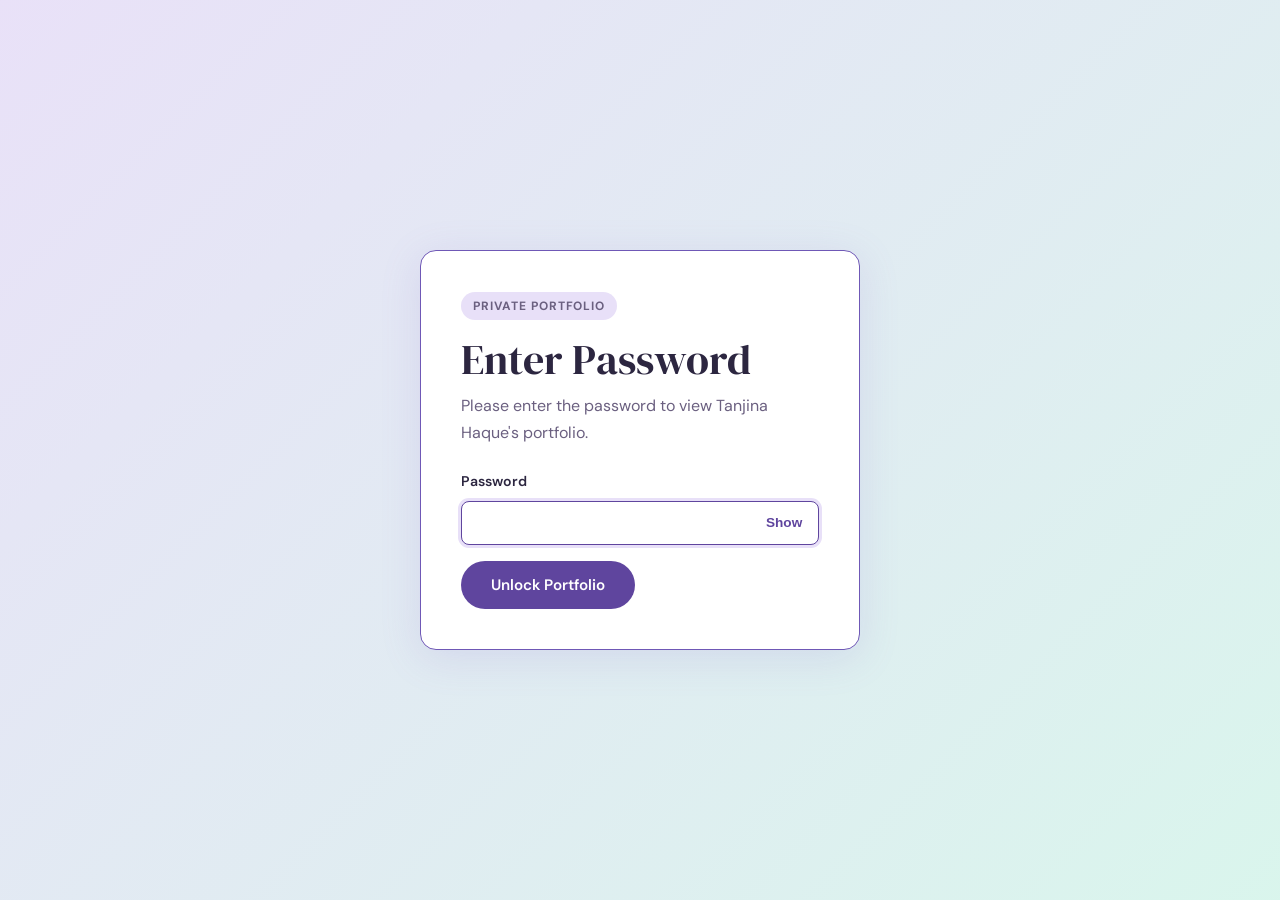
<file: index.html>
<!DOCTYPE html>
<html lang="en">
<head>
  <meta charset="UTF-8" />
  <meta name="viewport" content="width=device-width, initial-scale=1.0" />
  <meta name="description" content="Portfolio of Tanjina Haque — Accessibility Tester & Inclusive Design Advocate dedicated to building digital experiences for everyone." />
  <title>Tanjina Haque — Accessibility Tester</title>
  <link rel="stylesheet" href="style.css" />
  <link rel="preconnect" href="https://fonts.googleapis.com" />
  <link rel="preconnect" href="https://fonts.gstatic.com" crossorigin />
  <link href="https://fonts.googleapis.com/css2?family=DM+Serif+Display:ital@0;1&family=DM+Sans:wght@300;400;500;600&display=swap" rel="stylesheet" />
</head>
<body class="auth-locked">

  <!-- Password Gate -->
  <div class="password-gate" id="password-gate" role="dialog" aria-labelledby="password-heading" aria-describedby="password-help" aria-modal="true">
    <form class="password-card" id="password-form">
      <p class="password-kicker">Private Portfolio</p>
      <h1 id="password-heading">Enter Password</h1>
      <p id="password-help">Please enter the password to view Tanjina Haque's portfolio.</p>
      <div class="password-field">
        <label for="portfolio-password">Password</label>
        <div class="password-input-wrap">
          <input type="password" id="portfolio-password" name="portfolio-password" autocomplete="current-password" required />
          <button type="button" class="password-toggle" id="password-toggle" aria-label="Show password" aria-pressed="false">Show</button>
        </div>
      </div>
      <p class="password-error" id="password-error" role="alert" hidden>Incorrect password. Please try again.</p>
      <button type="submit" class="btn btn-primary">Unlock Portfolio</button>
    </form>
  </div>

  <noscript>
    <div class="password-noscript">
      JavaScript is required to unlock this portfolio.
    </div>
  </noscript>

  <!-- Skip Navigation -->
  <a href="#main-content" class="skip-link">Skip to main content</a>

  <!-- Header / Nav -->
  <header role="banner">
    <nav aria-label="Primary navigation">
      <div class="nav-inner">
        <a href="#hero" class="nav-logo" aria-label="Tanjina Haque — Home">TH</a>
        <ul role="list">
          <li><a href="#about">About Me</a></li>
          <li><a href="#skills">Skills</a></li>
          <li><a href="#work">Work</a></li>
          <li><a href="#certifications">Certifications</a></li>
          <li><a href="#resume" aria-label="Résumé">Resume</a></li>
          <li><a href="#articles">Articles</a></li>
          <li><a href="#contact">Contact Me</a></li>
        </ul>
        <button class="hamburger" aria-controls="mobile-menu" aria-expanded="false" aria-label="Open navigation menu">
          <span aria-hidden="true"></span>
          <span aria-hidden="true"></span>
          <span aria-hidden="true"></span>
        </button>
      </div>
      <div id="mobile-menu" class="mobile-menu" hidden>
        <ul role="list">
          <li><a href="#about">About Me</a></li>
          <li><a href="#skills">Skills</a></li>
          <li><a href="#work">Work</a></li>
          <li><a href="#certifications">Certifications</a></li>
          <li><a href="#resume" aria-label="Résumé">Resume</a></li>
          <li><a href="#articles">Articles</a></li>
          <li><a href="#contact">Contact Me</a></li>
        </ul>
      </div>
    </nav>
  </header>

  <main id="main-content">

    <!-- Hero -->
    <section id="hero" aria-labelledby="hero-heading">
      <div class="hero-blob" aria-hidden="true"></div>
      <div class="hero-inner">
        <p class="hero-eyebrow">Accessibility Tester &amp; Inclusive Design Advocate</p>
        <h1 id="hero-heading">
          Tanjina Haque
          <span class="hero-italic">builds the web</span>
          <span class="hero-accent">for everyone.</span>
        </h1>
        <img src="image/hero-floral-ornament-transparent.png" alt="" class="hero-floral-ornament" aria-hidden="true" />
        <p class="hero-lead">I test, audit, and champion digital experiences that work for every user — regardless of ability, device, or context.</p>
        <div class="hero-cta-cluster">
          <div class="hero-actions">
            <a href="#work" class="btn btn-primary">See My Work</a>
            <a href="#contact" class="btn btn-outline">Get In Touch</a>
          </div>
          <div class="hero-standards" aria-label="Compliance standards I work with">
            <span>WCAG 2.2</span>
            <span>Section 508</span>
            <span>ARIA</span>
            <span>ADA</span>
          </div>
        </div>
      </div>
    </section>

    <!-- About -->
    <section id="about" aria-labelledby="about-heading">
      <div class="container about-grid">
        <div class="about-image-wrap">
          <div class="about-image-placeholder">
            <img src="image/first image.jpg" alt="Tanjina Haque, Accessibility Tester" class="about-photo" />
          </div>
          <div class="about-image-deco" aria-hidden="true"></div>
        </div>
        <div class="about-text">
          <h2 id="about-heading">About Me</h2>
          <p>I'm a certified accessibility tester with <strong>6+ years</strong> of experience helping organisations build inclusive digital products. My work sits at the intersection of technical testing, user empathy, and standards compliance.</p>
          <p>I've partnered with government agencies, healthcare platforms, and e-commerce companies to audit, remediate, and integrate accessibility into every stage of the development lifecycle — not just at the finish line.</p>
          <ul class="about-stats" role="list" aria-label="Key achievements">
            <li>
              <span class="stat-num" aria-label="200 plus">200+</span>
              <span class="stat-label">Audits completed</span>
            </li>
            <li>
              <span class="stat-num">40+</span>
              <span class="stat-label">Client teams trained</span>
            </li>
            <li>
              <span class="stat-num">98%</span>
              <span class="stat-label">WCAG pass rate</span>
            </li>
          </ul>
        </div>
      </div>
    </section>

    <!-- Skills -->
    <section id="skills" aria-labelledby="skills-heading" class="section-tinted">
      <div class="container">
        <h2 id="skills-heading">Skills &amp; Expertise</h2>
        <p class="section-sub">My core work is accessibility analysis, supported by design and research skills that help teams build more inclusive products.</p>

        <div class="skill-group">
          <div class="skill-heading-row">
            <h3>Accessibility Analysis</h3>
          </div>
          <ul class="skills-grid" role="list">

            <li class="skill-card">
              <div class="skill-icon" aria-hidden="true">
                <svg viewBox="0 0 40 40" fill="none" xmlns="http://www.w3.org/2000/svg">
                  <rect x="7" y="10" width="26" height="18" rx="3" stroke="currentColor" stroke-width="2"/>
                  <path d="M16 32h8M20 28v4" stroke="currentColor" stroke-width="2" stroke-linecap="round"/>
                  <path d="M14 19l3 3 7-7" stroke="currentColor" stroke-width="2" stroke-linecap="round" stroke-linejoin="round"/>
                </svg>
              </div>
              <h4>Manual Accessibility Testing</h4>
              <p>Keyboard navigation, focus order, forms, modals, semantic structure, and screen reader behavior across real workflows.</p>
              <a href="skill-details.html?skill=manual-testing" class="skill-detail-link" aria-label="View Manual Accessibility Testing examples">View examples</a>
            </li>

            <li class="skill-card">
              <div class="skill-icon" aria-hidden="true">
                <svg viewBox="0 0 300 200" fill="none" xmlns="http://www.w3.org/2000/svg">
                  <path d="M58 174L150 14L224 137" stroke="currentColor" stroke-width="13" stroke-linejoin="miter"/>
                  <path d="M58 174H216" stroke="currentColor" stroke-width="13" stroke-linecap="butt"/>
                  <circle cx="235" cy="174" r="16" stroke="currentColor" stroke-width="13"/>
                  <text x="104" y="148" fill="currentColor" font-family="DM Sans, Arial, sans-serif" font-size="76" font-weight="700" letter-spacing="-7">ax</text>
                </svg>
              </div>
              <h4>Automated Auditing</h4>
              <p>Axe-core, Lighthouse, Deque WorldSpace, and Pa11y used to catch repeatable issues and support regression checks.</p>
              <a href="skill-details.html?skill=automated-auditing" class="skill-detail-link" aria-label="View Automated Auditing examples">View examples</a>
            </li>

            <li class="skill-card">
              <div class="skill-icon" aria-hidden="true">
                <svg viewBox="0 0 40 40" fill="none" xmlns="http://www.w3.org/2000/svg">
                  <rect x="13" y="7" width="14" height="26" rx="3" stroke="currentColor" stroke-width="2"/>
                  <path d="M18 11h4M18 29h4" stroke="currentColor" stroke-width="2" stroke-linecap="round"/>
                  <path d="M16.5 20l2.5 2.5 5-6" stroke="currentColor" stroke-width="2" stroke-linecap="round" stroke-linejoin="round"/>
                </svg>
              </div>
              <h4>Mobile Accessibility Testing</h4>
              <p>iOS and Android accessibility testing with VoiceOver, TalkBack, touch targets, gestures, orientation, and responsive behavior.</p>
              <a href="skill-details.html?skill=mobile-testing" class="skill-detail-link" aria-label="View Mobile Accessibility Testing examples">View examples</a>
            </li>

            <li class="skill-card">
              <div class="skill-icon" aria-hidden="true">
                <svg viewBox="0 0 40 40" fill="none" xmlns="http://www.w3.org/2000/svg">
                  <path d="M20 20a4 4 0 104-4h-4v4z" stroke="currentColor" stroke-width="2" stroke-linejoin="round"/>
                  <path d="M16 32a4 4 0 004-4v-4h-4a4 4 0 000 8z" stroke="currentColor" stroke-width="2" stroke-linejoin="round"/>
                  <path d="M16 24h4v-8h-4a4 4 0 000 8z" stroke="currentColor" stroke-width="2" stroke-linejoin="round"/>
                  <path d="M16 16h4V8h-4a4 4 0 000 8z" stroke="currentColor" stroke-width="2" stroke-linejoin="round"/>
                  <path d="M20 16h4a4 4 0 000-8h-4v8z" stroke="currentColor" stroke-width="2" stroke-linejoin="round"/>
                </svg>
              </div>
              <h4>Accessibility Annotations</h4>
              <p>Figma-based accessibility annotation documents using annotation kits to define roles, labels, focus order, keyboard behavior, states, and developer requirements on top of design files.</p>
              <a href="skill-details.html?skill=accessibility-annotations" class="skill-detail-link" aria-label="View Accessibility Annotations examples">View examples</a>
            </li>

            <li class="skill-card">
              <div class="skill-icon" aria-hidden="true">
                <svg viewBox="0 0 40 40" fill="none" xmlns="http://www.w3.org/2000/svg">
                  <path d="M11 29l3.5-8.5L26.8 8.2a3 3 0 014.2 4.2L18.8 24.7 11 29z" stroke="currentColor" stroke-width="2" stroke-linejoin="round"/>
                  <path d="M24.5 10.5l5 5M14.5 20.5l4.3 4.2" stroke="currentColor" stroke-width="2" stroke-linecap="round"/>
                </svg>
              </div>
              <h4>Reporting &amp; Remediation</h4>
              <p>Clear issue writeups with severity, user impact, reproduction steps, and developer-ready guidance.</p>
              <a href="skill-details.html?skill=reporting-remediation" class="skill-detail-link" aria-label="View Reporting and Remediation examples">View examples</a>
            </li>

            <li class="skill-card">
              <div class="skill-icon" aria-hidden="true">
                <svg viewBox="0 0 40 40" fill="none" xmlns="http://www.w3.org/2000/svg">
                  <path d="M10 31V15l10-6 10 6v16" stroke="currentColor" stroke-width="2" stroke-linecap="round" stroke-linejoin="round"/>
                  <rect x="15" y="22" width="10" height="9" rx="1" stroke="currentColor" stroke-width="2"/>
                </svg>
              </div>
              <h4>Standards Compliance</h4>
              <p>WCAG 2.0 through 2.2, Section 508, EN 301 549, and ADA digital accessibility requirements.</p>
              <a href="skill-details.html?skill=standards-compliance" class="skill-detail-link" aria-label="View Standards Compliance examples">View examples</a>
            </li>

          </ul>
        </div>

        <div class="secondary-skills">
          <article class="secondary-skill-card">
            <div class="secondary-skill-icon" aria-hidden="true">
              <svg viewBox="0 0 40 40" fill="none" xmlns="http://www.w3.org/2000/svg">
                <path d="M20 20a4 4 0 104-4h-4v4z" stroke="currentColor" stroke-width="2" stroke-linejoin="round"/>
                <path d="M16 32a4 4 0 004-4v-4h-4a4 4 0 000 8z" stroke="currentColor" stroke-width="2" stroke-linejoin="round"/>
                <path d="M16 24h4v-8h-4a4 4 0 000 8z" stroke="currentColor" stroke-width="2" stroke-linejoin="round"/>
                <path d="M16 16h4V8h-4a4 4 0 000 8z" stroke="currentColor" stroke-width="2" stroke-linejoin="round"/>
                <path d="M20 16h4a4 4 0 000-8h-4v8z" stroke="currentColor" stroke-width="2" stroke-linejoin="round"/>
              </svg>
            </div>
            <div class="skill-heading-row">
              <h3>Design</h3>
              <p class="skill-group-label">Secondary Skill</p>
            </div>
            <p>I use design thinking to spot barriers earlier, clarify user flows, and support inclusive product decisions before they become accessibility defects.</p>
            <ul class="secondary-skill-list" role="list">
              <li>Accessible product design</li>
              <li>Wireframing and prototyping</li>
              <li>Design systems and reusable components</li>
              <li>Visual accessibility, contrast, spacing, and focus states</li>
            </ul>
            <a href="skill-details.html?skill=design" class="skill-detail-link" aria-label="View Design examples">View examples</a>
          </article>

          <article class="secondary-skill-card">
            <div class="secondary-skill-icon" aria-hidden="true">
              <svg viewBox="0 0 40 40" fill="none" xmlns="http://www.w3.org/2000/svg">
                <rect x="7" y="8" width="26" height="24" rx="4" stroke="currentColor" stroke-width="2"/>
                <circle cx="17" cy="17" r="3.5" stroke="currentColor" stroke-width="2"/>
                <path d="M11.5 27c1.2-3.1 3.1-4.6 5.5-4.6s4.3 1.5 5.5 4.6" stroke="currentColor" stroke-width="2" stroke-linecap="round"/>
                <path d="M24 16l1.8 1.8 3.7-4.6" stroke="currentColor" stroke-width="2" stroke-linecap="round" stroke-linejoin="round"/>
                <path d="M24 24h5" stroke="currentColor" stroke-width="2" stroke-linecap="round"/>
              </svg>
            </div>
            <div class="skill-heading-row">
              <h3>Research</h3>
              <p class="skill-group-label">Secondary Skill</p>
            </div>
            <p>I bring user-centered research methods into accessibility work so recommendations reflect real people, assistive technology use, and lived experience.</p>
            <ul class="secondary-skill-list" role="list">
              <li>Usability research with disabled users</li>
              <li>Heuristic evaluation and workflow review</li>
              <li>Interview synthesis and accessibility insights</li>
              <li>Plain-language recommendations for product teams</li>
            </ul>
            <a href="skill-details.html?skill=research" class="skill-detail-link" aria-label="View Research examples">View examples</a>
          </article>
        </div>

        <div class="soft-skills">
          <div class="skill-heading-row">
            <h3>Soft Skills &amp; Leadership</h3>
          </div>
          <div class="soft-skills-grid" role="list">
            <article class="soft-skill-card" role="listitem">
              <h4>Product Partnership</h4>
              <p>I work closely with product owners and product managers to identify accessibility gaps in workflows, clarify user impact, and help teams make stronger product decisions.</p>
              <a href="skill-details.html?skill=product-partnership" class="skill-detail-link" aria-label="View Product Partnership examples">View examples</a>
            </article>
            <article class="soft-skill-card" role="listitem">
              <h4>Developer Communication</h4>
              <p>I partner directly with developers to explain expected behavior, reduce ambiguity, and bridge communication gaps between design intent, technical implementation, and accessibility requirements.</p>
              <a href="skill-details.html?skill=developer-communication" class="skill-detail-link" aria-label="View Developer Communication examples">View examples</a>
            </article>
            <article class="soft-skill-card" role="listitem">
              <h4>Workflow Improvement</h4>
              <p>I look for process gaps that cause accessibility issues to repeat, then help teams strengthen workflows so accessibility is easier to catch, fix, and maintain.</p>
              <a href="skill-details.html?skill=workflow-improvement" class="skill-detail-link" aria-label="View Workflow Improvement examples">View examples</a>
            </article>
            <article class="soft-skill-card" role="listitem">
              <h4>Jira Bug Communication</h4>
              <p>I write clear Jira tickets with reproduction steps, user impact, severity, expected behavior, screenshots or notes when useful, and acceptance criteria for validation.</p>
              <a href="skill-details.html?skill=jira-bug-communication" class="skill-detail-link" aria-label="View Jira Bug Communication examples">View examples</a>
            </article>
            <article class="soft-skill-card" role="listitem">
              <h4>Accessibility Education</h4>
              <p>I teach accessibility concepts to people outside my discipline, including designers, researchers, product owners, product managers, developers, and QA partners.</p>
              <a href="skill-details.html?skill=accessibility-education" class="skill-detail-link" aria-label="View Accessibility Education examples">View examples</a>
            </article>
            <article class="soft-skill-card" role="listitem">
              <h4>Facilitation &amp; Alignment</h4>
              <p>I help cross-functional teams align around priorities, tradeoffs, and next steps so accessibility conversations lead to decisions instead of stalled handoffs.</p>
              <a href="skill-details.html?skill=facilitation-alignment" class="skill-detail-link" aria-label="View Facilitation and Alignment examples">View examples</a>
            </article>
          </div>
        </div>
      </div>
    </section>

    <!-- Work / Case Studies -->
    <section id="work" aria-labelledby="work-heading">
      <div class="container">
        <h2 id="work-heading">Featured Work</h2>
        <p class="section-sub">Selected case studies and impact highlights.</p>
        <div class="work-grid" role="list">

          <article class="work-card case-study-preview" role="listitem">
            <div class="work-tag">Government</div>
            <h3>State Benefits Portal Audit</h3>
            <p>Full WCAG 2.1 AA audit of a public-facing benefits application serving 2M+ residents. Identified 147 issues; remediated to 100% compliance within 3 sprints.</p>
            <ul class="work-outcomes" aria-label="Outcomes">
              <li>100% WCAG 2.1 AA compliance</li>
              <li>Screen reader success rate: 54% → 97%</li>
              <li>Reduced support calls by 31%</li>
            </ul>
            <a href="case-study-state-benefits.html" class="case-study-link" aria-label="Read State Benefits Portal Audit case study">Read case study</a>
          </article>

          <article class="work-card case-study-preview" role="listitem">
            <div class="work-tag">Healthcare</div>
            <h3>Patient Portal Redesign</h3>
            <p>Embedded in a product team to define accessibility requirements from discovery through launch for a hospital network's digital patient portal.</p>
            <ul class="work-outcomes" aria-label="Outcomes">
              <li>Zero critical issues at launch</li>
              <li>Colour contrast pass rate: 100%</li>
              <li>ARIA landmark structure fully implemented</li>
            </ul>
            <a href="case-study-patient-portal.html" class="case-study-link" aria-label="Read Patient Portal Redesign case study">Read case study</a>
          </article>

          <article class="work-card case-study-preview" role="listitem">
            <div class="work-tag">E-Commerce</div>
            <h3>Checkout Flow Remediation</h3>
            <p>Identified and fixed keyboard trap and focus management failures in a multi-step checkout affecting ~40K monthly users with motor impairments.</p>
            <ul class="work-outcomes" aria-label="Outcomes">
              <li>Keyboard trap resolved across 6 steps</li>
              <li>Focus management fully ARIA-compliant</li>
              <li>Conversion uplift of 8% post-fix</li>
            </ul>
            <a href="case-study-checkout-remediation.html" class="case-study-link" aria-label="Read Checkout Flow Remediation case study">Read case study</a>
          </article>

        </div>
      </div>
    </section>

    <!-- Certifications -->
    <section id="certifications" aria-labelledby="certs-heading">
      <div class="container">
        <h2 id="certs-heading">Certifications</h2>
        <p class="section-sub">Formal credentials that back the work.</p>
        <ul class="certs-list" role="list">
          <li class="cert-item">
            <div class="cert-badge" aria-hidden="true">CPACC</div>
            <div>
              <h3>Certified Professional in Accessibility Core Competencies</h3>
              <p>IAAP · Issued 2021 · <span class="cert-status">Active</span></p>
            </div>
          </li>
          <li class="cert-item">
            <div class="cert-badge" aria-hidden="true">WAS</div>
            <div>
              <h3>Web Accessibility Specialist</h3>
              <p>IAAP · Issued 2022 · <span class="cert-status">Active</span></p>
            </div>
          </li>
          <li class="cert-item">
            <div class="cert-badge" aria-hidden="true">ADS</div>
            <div>
              <h3>Accessible Document Specialist</h3>
              <p>IAAP · Issued 2023 · <span class="cert-status">Active</span></p>
            </div>
          </li>
          <li class="cert-item">
            <div class="cert-badge" aria-hidden="true">DHS</div>
            <div>
              <h3>Section 508 Trusted Tester</h3>
              <p>DHS · Issued 2020 · <span class="cert-status">Active</span></p>
            </div>
          </li>
        </ul>
      </div>
    </section>

    <!-- Resume -->
    <section id="resume" aria-labelledby="resume-heading">
      <div class="container">
        <div class="resume-header">
          <div>
            <h2 id="resume-heading" aria-label="Résumé">Resume</h2>
            <p class="section-sub">A quick view of my experience, education, and professional focus.</p>
          </div>
          <a href="#contact" class="btn btn-outline" aria-label="Request full résumé">Request Full Resume</a>
        </div>
        <div class="resume-grid">
          <article class="resume-card resume-summary">
            <h3>Professional Summary</h3>
            <p>Accessibility tester and inclusive design advocate with experience auditing websites, mobile apps, documents, and product workflows against WCAG and Section 508 requirements.</p>
          </article>
          <article class="resume-card">
            <span class="resume-date">2021 - Present</span>
            <h3>Accessibility Tester</h3>
            <p class="resume-org">Digital Accessibility Consultant</p>
            <ul class="resume-list">
              <li>Conduct manual and automated audits for web and mobile experiences.</li>
              <li>Document findings with severity, user impact, and remediation guidance.</li>
              <li>Partner with design, engineering, and QA teams to prevent repeat issues.</li>
            </ul>
          </article>
          <article class="resume-card">
            <span class="resume-date">2018 - 2021</span>
            <h3>QA Analyst</h3>
            <p class="resume-org">Product &amp; Web Testing</p>
            <ul class="resume-list">
              <li>Validated user flows, forms, navigation, and responsive layouts.</li>
              <li>Created test cases for usability, accessibility, and regression coverage.</li>
              <li>Collaborated with developers to verify fixes before release.</li>
            </ul>
          </article>
          <article class="resume-card">
            <span class="resume-date">Education</span>
            <h3>Accessibility &amp; UX Training</h3>
            <p class="resume-org">Continuing Professional Development</p>
            <ul class="resume-list">
              <li>WCAG testing, screen reader workflows, and inclusive design practices.</li>
              <li>Usability review, design systems, and accessible content structure.</li>
            </ul>
          </article>
        </div>
      </div>
    </section>

    <!-- Articles -->
    <section id="articles" aria-labelledby="articles-heading" class="section-tinted">
      <div class="container">
        <h2 id="articles-heading">Articles</h2>
        <p class="section-sub">Informational articles and reference pieces I can deep link to when explaining accessibility decisions, team practices, and inclusive product work.</p>
        <div class="articles-grid" role="list">
          <article class="article-card" role="listitem">
            <p class="article-kicker">Accessibility Fundamentals</p>
            <h3>Understanding Severity, User Impact, and Priority</h3>
            <p>A guide for product teams on how accessibility issues affect users, how severity is determined, and how to make informed prioritization decisions.</p>
            <a href="article-severity-user-impact-priority.html" class="article-link" aria-label="Read Understanding Severity, User Impact, and Priority article">Read article</a>
          </article>
          <article class="article-card" role="listitem">
            <p class="article-kicker">Product Workflows</p>
            <h3>Finding Accessibility Issues Earlier in the Sprint</h3>
            <p>How teams can shift accessibility conversations into discovery, design review, acceptance criteria, and QA planning before defects become release blockers.</p>
            <a href="article-accessibility-earlier-in-sprint.html" class="article-link" aria-label="Read Finding Accessibility Issues Earlier in the Sprint article">Read article</a>
          </article>
          <article class="article-card" role="listitem">
            <p class="article-kicker">Developer Handoff</p>
            <h3>Writing Accessibility Bugs Developers Can Act On</h3>
            <p>A practical breakdown of what to include in Jira tickets so accessibility findings are clear, reproducible, and easier to validate after remediation.</p>
            <a href="article-accessibility-bugs-developers-can-act-on.html" class="article-link" aria-label="Read Writing Accessibility Bugs Developers Can Act On article">Read article</a>
          </article>
        </div>
        <div class="articles-action">
          <a href="articles.html" class="btn btn-outline">View all articles</a>
        </div>
      </div>
    </section>

    <!-- Testimonials -->
    <section id="testimonials" aria-labelledby="testimonials-heading">
      <div class="container">
        <div class="testimonial-header">
          <h2 id="testimonials-heading">What Clients Say</h2>
          <div class="carousel-controls" aria-label="Testimonial controls">
            <button class="carousel-btn" type="button" data-carousel-prev aria-label="Previous testimonial">
              <span aria-hidden="true">←</span>
            </button>
            <button class="carousel-btn" type="button" data-carousel-next aria-label="Next testimonial">
              <span aria-hidden="true">→</span>
            </button>
          </div>
        </div>
        <div class="testimonial-carousel" role="region" aria-roledescription="carousel" aria-label="Client testimonials" data-carousel>
          <p class="sr-only" aria-live="polite" data-carousel-status>Showing testimonial 1 of 5</p>
          <div class="testimonial-track">
            <figure class="testimonial" data-carousel-slide>
              <blockquote>
                <p>"Tanjina transformed our team's approach to accessibility. Not just finding bugs, but teaching us how to prevent them. Our products are genuinely better because of this partnership."</p>
              </blockquote>
              <figcaption>
                <strong>Priya Nair</strong>
                <span>Head of Product, HealthNet Digital</span>
              </figcaption>
            </figure>
            <figure class="testimonial" data-carousel-slide hidden>
              <blockquote>
                <p>"The audit report was the clearest I've ever seen. Prioritized, actionable, and written so developers could use it without translation. Remarkable work."</p>
              </blockquote>
              <figcaption>
                <strong>Marcus Webb</strong>
                <span>Engineering Lead, CivicTech Partners</span>
              </figcaption>
            </figure>
            <figure class="testimonial" data-carousel-slide hidden>
              <blockquote>
                <p>"Her mobile accessibility testing caught issues our automated tools never surfaced. The VoiceOver and TalkBack notes helped us make decisions with real users in mind."</p>
              </blockquote>
              <figcaption>
                <strong>Elena Morris</strong>
                <span>Product Manager, CareBridge Apps</span>
              </figcaption>
            </figure>
            <figure class="testimonial" data-carousel-slide hidden>
              <blockquote>
                <p>"Tanjina's Figma annotations gave our developers exactly what they needed: roles, labels, focus order, states, and keyboard expectations before tickets reached QA."</p>
              </blockquote>
              <figcaption>
                <strong>Andre Taylor</strong>
                <span>Design Systems Lead, Northstar Commerce</span>
              </figcaption>
            </figure>
            <figure class="testimonial" data-carousel-slide hidden>
              <blockquote>
                <p>"She helped us move accessibility from a release blocker to a shared practice. The training was practical, kind, and immediately useful for our QA and engineering teams."</p>
              </blockquote>
              <figcaption>
                <strong>Sofia Chen</strong>
                <span>Director of QA, Public Services Group</span>
              </figcaption>
            </figure>
          </div>
          <div class="carousel-dots" role="group" aria-label="Choose testimonial">
            <button type="button" aria-label="Show testimonial 1" aria-current="true" data-carousel-dot></button>
            <button type="button" aria-label="Show testimonial 2" data-carousel-dot></button>
            <button type="button" aria-label="Show testimonial 3" data-carousel-dot></button>
            <button type="button" aria-label="Show testimonial 4" data-carousel-dot></button>
            <button type="button" aria-label="Show testimonial 5" data-carousel-dot></button>
          </div>
        </div>
      </div>
    </section>

    <!-- Contact -->
    <section id="contact" aria-labelledby="contact-heading" class="section-tinted">
      <div class="container contact-inner">
        <h2 id="contact-heading">Let's Work Together</h2>
        <p class="section-sub">Available for audits, embedded testing, training, and advisory projects.</p>
        <form class="contact-form" novalidate aria-label="Contact form">
          <div class="form-row">
            <div class="form-group">
              <label for="name">Full Name <span class="required" aria-hidden="true">*</span><span class="sr-only">(required)</span></label>
              <input type="text" id="name" name="name" autocomplete="name" required aria-required="true" placeholder="Your name" />
            </div>
            <div class="form-group">
              <label for="email">Email Address <span class="required" aria-hidden="true">*</span><span class="sr-only">(required)</span></label>
              <input type="email" id="email" name="email" autocomplete="email" required aria-required="true" placeholder="you@example.com" />
            </div>
          </div>
          <div class="form-group">
            <label for="project">Tell me about your project <span class="required" aria-hidden="true">*</span><span class="sr-only">(required)</span></label>
            <textarea id="project" name="project" rows="5" required aria-required="true" placeholder="Describe your project, timeline, and what kind of support you're looking for..."></textarea>
          </div>
          <button type="submit" class="btn btn-primary">Send Message</button>
        </form>
        <div class="contact-links">
          <a href="mailto:tanjina@example.com" aria-label="Email Tanjina Haque">tanjina@example.com</a>
          <a href="https://linkedin.com/in/tanjinahaque" aria-label="Tanjina Haque on LinkedIn" rel="noopener noreferrer" target="_blank">LinkedIn</a>
          <a href="https://github.com/tanjinahaque" aria-label="Tanjina Haque on GitHub" rel="noopener noreferrer" target="_blank">GitHub</a>
        </div>
      </div>
    </section>

  </main>

  <!-- Footer -->
  <footer role="contentinfo">
    <div class="container footer-inner">
      <p>&copy; <span id="year"></span> Tanjina Haque. Built with accessibility first.</p>
      <nav aria-label="Footer navigation">
        <a href="#hero">Back to top</a>
        <a href="#about">About Me</a>
        <a href="#work">Work</a>
        <a href="#contact">Contact Me</a>
      </nav>
    </div>
  </footer>

  <script>
    // Password protection
    const PORTFOLIO_PASSWORD = 'portfolio2026';
    const AUTH_STORAGE_KEY = 'portfolioUnlocked';
    const passwordGate = document.getElementById('password-gate');
    const passwordForm = document.getElementById('password-form');
    const passwordInput = document.getElementById('portfolio-password');
    const passwordError = document.getElementById('password-error');
    const passwordToggle = document.getElementById('password-toggle');

    function unlockPortfolio() {
      document.body.classList.remove('auth-locked');
      passwordGate.hidden = true;
      sessionStorage.setItem(AUTH_STORAGE_KEY, 'true');
    }

    if (sessionStorage.getItem(AUTH_STORAGE_KEY) === 'true') {
      unlockPortfolio();
    } else {
      passwordInput.focus();
    }

    passwordForm.addEventListener('submit', event => {
      event.preventDefault();
      if (passwordInput.value === PORTFOLIO_PASSWORD) {
        unlockPortfolio();
        const mainContent = document.getElementById('main-content');
        mainContent.setAttribute('tabindex', '-1');
        mainContent.focus();
        return;
      }

      passwordError.hidden = false;
      passwordInput.value = '';
      passwordInput.focus();
    });

    passwordToggle.addEventListener('click', () => {
      const isVisible = passwordInput.type === 'text';
      passwordInput.type = isVisible ? 'password' : 'text';
      passwordToggle.setAttribute('aria-label', isVisible ? 'Show password' : 'Hide password');
      passwordToggle.setAttribute('aria-pressed', String(!isVisible));
      passwordToggle.textContent = isVisible ? 'Show' : 'Hide';
    });

    // Year
    document.getElementById('year').textContent = new Date().getFullYear();

    // Hamburger
    const btn = document.querySelector('.hamburger');
    const menu = document.getElementById('mobile-menu');
    btn.addEventListener('click', () => {
      const expanded = btn.getAttribute('aria-expanded') === 'true';
      btn.setAttribute('aria-expanded', String(!expanded));
      menu.hidden = expanded;
    });

    // Close mobile menu on link click
    menu.querySelectorAll('a').forEach(link => {
      link.addEventListener('click', () => {
        btn.setAttribute('aria-expanded', 'false');
        menu.hidden = true;
      });
    });

    // Active section state for segmented navigation
    const siteHeader = document.querySelector('header');
    const sectionNavLinks = Array.from(document.querySelectorAll('header nav a[href^="#"], .mobile-menu a[href^="#"]'));
    const sectionsById = new Map(
      sectionNavLinks
        .map(link => link.getAttribute('href').slice(1))
        .filter(Boolean)
        .map(id => [id, document.getElementById(id)])
        .filter(([, section]) => section)
    );

    function setActiveSection(id) {
      sectionNavLinks.forEach(link => {
        if (link.getAttribute('href') === `#${id}`) {
          link.setAttribute('aria-current', 'page');
        } else {
          link.removeAttribute('aria-current');
        }
      });
    }

    const initialSection = window.location.hash.slice(1) || 'hero';
    if (sectionsById.has(initialSection)) {
      setActiveSection(initialSection);
    }

    function updateActiveSectionFromScroll() {
      const headerOffset = siteHeader.offsetHeight + 24;
      const currentPosition = window.scrollY + headerOffset;
      let activeId = 'hero';

      sectionsById.forEach((section, id) => {
        if (section.offsetTop <= currentPosition) {
          activeId = id;
        }
      });

      setActiveSection(activeId);
    }

    // Smooth scroll polyfill for keyboard users
    document.querySelectorAll('a[href^="#"]').forEach(anchor => {
      anchor.addEventListener('click', function(e) {
        const target = document.querySelector(this.getAttribute('href'));
        if (target) {
          e.preventDefault();
          setActiveSection(target.id);
          target.setAttribute('tabindex', '-1');
          target.focus({ preventScroll: false });
          target.scrollIntoView({ behavior: 'smooth' });
        }
      });
    });

    sectionsById.forEach(section => {
      section.addEventListener('focusin', () => setActiveSection(section.id));
    });

    let activeSectionTicking = false;
    window.addEventListener('scroll', () => {
      if (!activeSectionTicking) {
        window.requestAnimationFrame(() => {
          updateActiveSectionFromScroll();
          activeSectionTicking = false;
        });
        activeSectionTicking = true;
      }
    }, { passive: true });
    window.addEventListener('resize', updateActiveSectionFromScroll);
    updateActiveSectionFromScroll();

    // Testimonial carousel
    const carousel = document.querySelector('[data-carousel]');
    if (carousel) {
      const slides = Array.from(carousel.querySelectorAll('[data-carousel-slide]'));
      const dots = Array.from(carousel.querySelectorAll('[data-carousel-dot]'));
      const status = carousel.querySelector('[data-carousel-status]');
      const previousButton = document.querySelector('[data-carousel-prev]');
      const nextButton = document.querySelector('[data-carousel-next]');
      let activeSlide = 0;

      function showTestimonial(index) {
        activeSlide = (index + slides.length) % slides.length;

        slides.forEach((slide, slideIndex) => {
          slide.hidden = slideIndex !== activeSlide;
        });

        dots.forEach((dot, dotIndex) => {
          if (dotIndex === activeSlide) {
            dot.setAttribute('aria-current', 'true');
          } else {
            dot.removeAttribute('aria-current');
          }
        });

        status.textContent = `Showing testimonial ${activeSlide + 1} of ${slides.length}`;
      }

      previousButton.addEventListener('click', () => showTestimonial(activeSlide - 1));
      nextButton.addEventListener('click', () => showTestimonial(activeSlide + 1));

      dots.forEach((dot, dotIndex) => {
        dot.addEventListener('click', () => showTestimonial(dotIndex));
      });

      carousel.addEventListener('keydown', event => {
        if (event.key === 'ArrowLeft') {
          event.preventDefault();
          showTestimonial(activeSlide - 1);
        }

        if (event.key === 'ArrowRight') {
          event.preventDefault();
          showTestimonial(activeSlide + 1);
        }
      });

      showTestimonial(activeSlide);
    }

    // Intersection Observer for fade-in
    const observer = new IntersectionObserver((entries) => {
      entries.forEach(entry => {
        if (entry.isIntersecting) {
          entry.target.classList.add('visible');
          observer.unobserve(entry.target);
        }
      });
    }, { threshold: 0.1 });

    document.querySelectorAll('.skill-card, .secondary-skill-card, .soft-skill-card, .work-card, .article-card, .cert-item, .resume-card, .testimonial').forEach(el => {
      el.classList.add('fade-in');
      observer.observe(el);
    });
  </script>

</body>
</html>
</file>
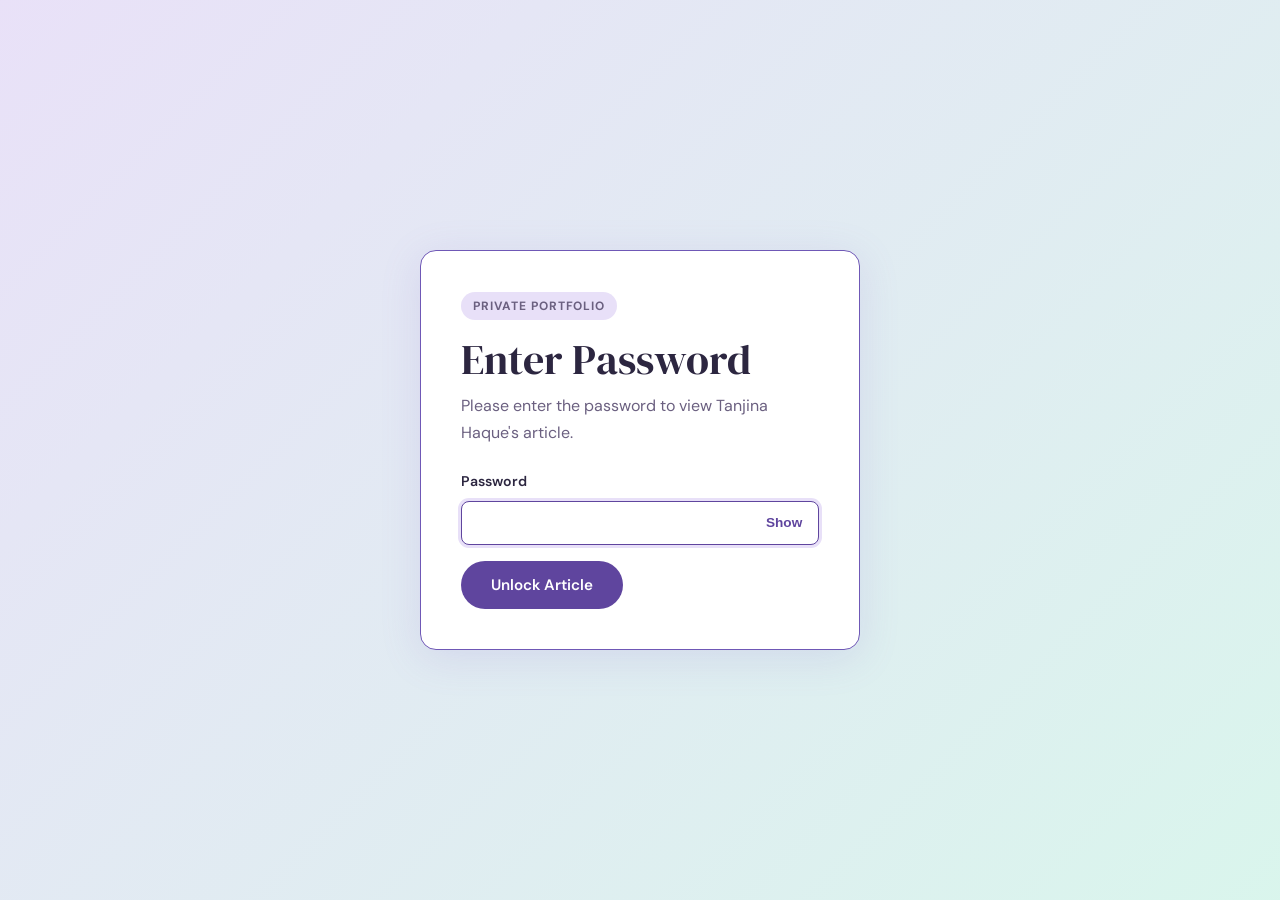
<file: article-accessibility-bugs-developers-can-act-on.html>
<!DOCTYPE html>
<html lang="en">
<head>
  <meta charset="UTF-8" />
  <meta name="viewport" content="width=device-width, initial-scale=1.0" />
  <meta name="description" content="Article about writing actionable accessibility bugs by Tanjina Haque." />
  <title>Writing Accessibility Bugs Developers Can Act On — Tanjina Haque</title>
  <link rel="stylesheet" href="style.css" />
  <link rel="preconnect" href="https://fonts.googleapis.com" />
  <link rel="preconnect" href="https://fonts.gstatic.com" crossorigin />
  <link href="https://fonts.googleapis.com/css2?family=DM+Serif+Display:ital@0;1&family=DM+Sans:wght@300;400;500;600&display=swap" rel="stylesheet" />
</head>
<body class="auth-locked">
  <div class="password-gate" id="password-gate" role="dialog" aria-labelledby="password-heading" aria-describedby="password-help" aria-modal="true">
    <form class="password-card" id="password-form">
      <p class="password-kicker">Private Portfolio</p>
      <h1 id="password-heading">Enter Password</h1>
      <p id="password-help">Please enter the password to view Tanjina Haque's article.</p>
      <div class="password-field"><label for="portfolio-password">Password</label><div class="password-input-wrap"><input type="password" id="portfolio-password" name="portfolio-password" autocomplete="current-password" required /><button type="button" class="password-toggle" id="password-toggle" aria-label="Show password" aria-pressed="false">Show</button></div></div>
      <p class="password-error" id="password-error" role="alert" hidden>Incorrect password. Please try again.</p>
      <button type="submit" class="btn btn-primary">Unlock Article</button>
    </form>
  </div>
  <noscript><div class="password-noscript">JavaScript is required to unlock this article.</div></noscript>
  <a href="#main-content" class="skip-link">Skip to main content</a>
  <header role="banner"><nav aria-label="Article navigation"><div class="nav-inner"><a href="articles.html" class="article-back">Back to Articles</a><ul role="list"><li><a href="index.html#hero">Home</a></li><li><a href="index.html#contact" class="nav-cta">Contact Me</a></li></ul></div></nav></header>
  <main id="main-content" class="article-main">
    <section class="article-hero" aria-labelledby="article-heading">
      <div class="container">
        <p class="hero-eyebrow">Developer Handoff</p>
        <h1 id="article-heading">Writing Accessibility Bugs Developers Can Act On</h1>
        <p class="article-lead">Good accessibility bugs reduce uncertainty. They show what failed, who is affected, why it matters, and how the team can confirm the fix.</p>
        <div class="case-study-visual-grid" role="group" aria-label="Visual examples for actionable accessibility bug talking points">
          <figure class="case-visual">
            <div class="mock-panel" aria-hidden="true">
              <div class="mock-panel-body">
                <div class="mock-alert">Barrier: Keyboard user cannot reach Submit</div>
                <div class="mock-field mock-focus"></div>
                <div class="mock-button"></div>
              </div>
            </div>
            <figcaption>User barrier shown before the standard reference</figcaption>
          </figure>
          <figure class="case-visual">
            <div class="mock-panel" aria-hidden="true">
              <div class="mock-panel-body">
                <ul class="mock-checklist" role="list">
                  <li>Environment documented</li>
                  <li>Steps to reproduce</li>
                  <li>Expected and actual behavior</li>
                </ul>
              </div>
            </div>
            <figcaption>Reproducible details for developer investigation</figcaption>
          </figure>
          <figure class="case-visual">
            <div class="mock-panel" aria-hidden="true">
              <div class="mock-panel-body">
                <div class="mock-note">Pass: focus returns to triggering control.</div>
                <div class="mock-note">Pass: error is announced and linked to field.</div>
              </div>
            </div>
            <figcaption>Validation criteria that make the fix testable</figcaption>
          </figure>
        </div>
      </div>
    </section>
    <div class="container article-content">
      <section class="article-section" aria-labelledby="structure-heading">
        <h2 id="structure-heading">Start With the User Barrier</h2>
        <p>A bug should describe the barrier before the standard. Developers need to know what a user cannot do, what assistive technology or input method is involved, and where the workflow breaks down.</p>
      </section>
      <section class="article-section" aria-labelledby="details-heading">
        <h2 id="details-heading">Include Reproducible Details</h2>
        <p>Clear steps help the team reproduce the issue quickly and reduce back-and-forth during remediation.</p>
        <ul role="list">
          <li>Page, component, browser, viewport, and assistive technology used.</li>
          <li>Steps to reproduce the issue from a reliable starting point.</li>
          <li>Actual behavior, expected behavior, severity, and user impact.</li>
        </ul>
      </section>
      <section class="article-section" aria-labelledby="criteria-heading">
        <h2 id="criteria-heading">End With Validation Criteria</h2>
        <p>Acceptance criteria should explain how the team will know the issue is fixed. This can include keyboard behavior, screen reader announcement, focus management, error association, or regression checks.</p>
      </section>
    </div>
  </main>
  <footer role="contentinfo"><div class="container footer-inner"><p>&copy; <span id="year"></span> Tanjina Haque. Built with accessibility first.</p><nav aria-label="Footer navigation"><a href="articles.html">Articles</a><a href="index.html#contact">Contact Me</a></nav></div></footer>
  <script>
    const PORTFOLIO_PASSWORD='portfolio2026',AUTH_STORAGE_KEY='portfolioUnlocked';const passwordGate=document.getElementById('password-gate'),passwordForm=document.getElementById('password-form'),passwordInput=document.getElementById('portfolio-password'),passwordError=document.getElementById('password-error'),passwordToggle=document.getElementById('password-toggle');function unlockPortfolio(){document.body.classList.remove('auth-locked');passwordGate.hidden=true;sessionStorage.setItem(AUTH_STORAGE_KEY,'true');}if(sessionStorage.getItem(AUTH_STORAGE_KEY)==='true'){unlockPortfolio();}else{passwordInput.focus();}passwordForm.addEventListener('submit',event=>{event.preventDefault();if(passwordInput.value===PORTFOLIO_PASSWORD){unlockPortfolio();const mainContent=document.getElementById('main-content');mainContent.setAttribute('tabindex','-1');mainContent.focus();return;}passwordError.hidden=false;passwordInput.value='';passwordInput.focus();});passwordToggle.addEventListener('click',()=>{const isVisible=passwordInput.type==='text';passwordInput.type=isVisible?'password':'text';passwordToggle.setAttribute('aria-label',isVisible?'Show password':'Hide password');passwordToggle.setAttribute('aria-pressed',String(!isVisible));passwordToggle.textContent=isVisible?'Show':'Hide';});document.getElementById('year').textContent=new Date().getFullYear();
  </script>
</body>
</html>
</file>
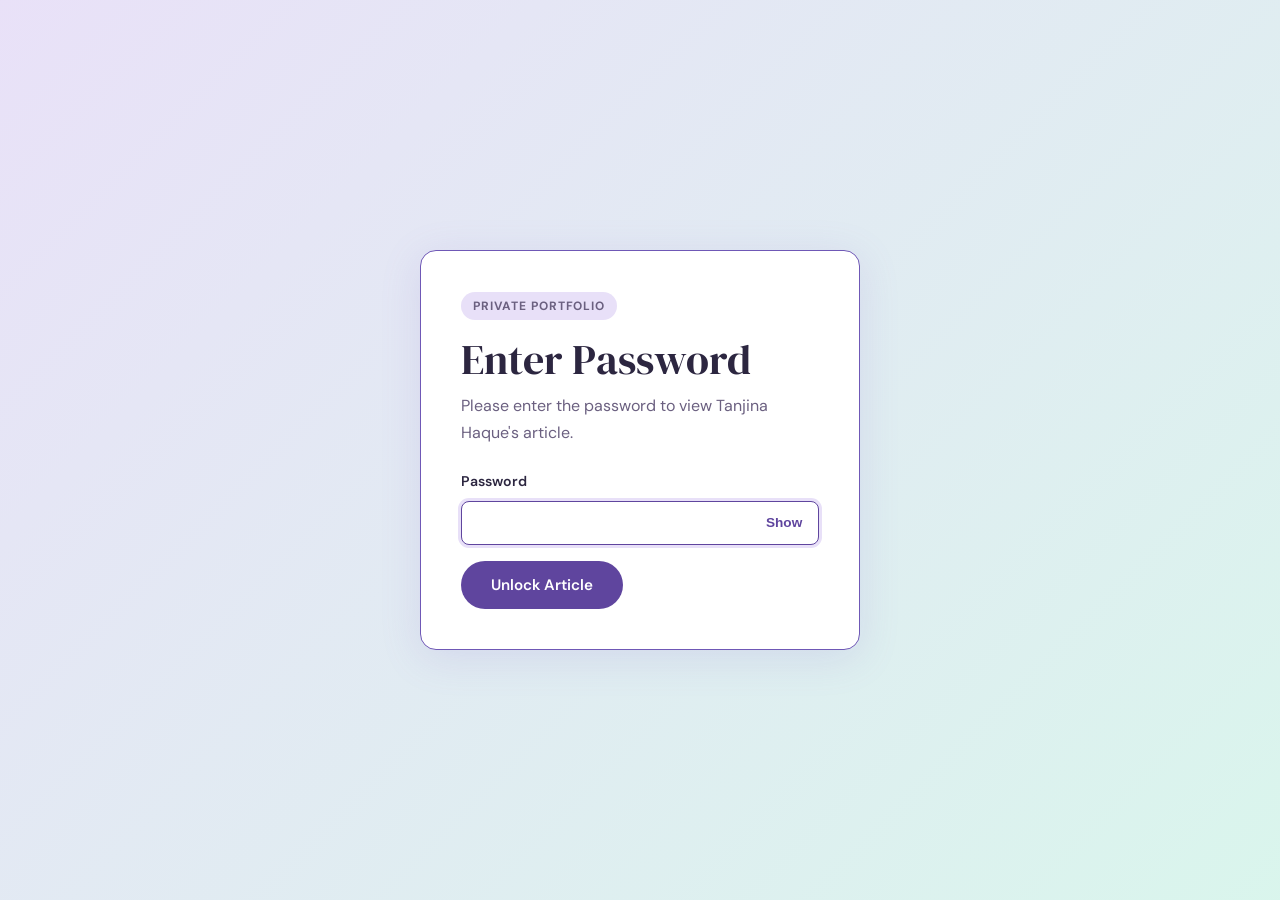
<file: article-accessibility-earlier-in-sprint.html>
<!DOCTYPE html>
<html lang="en">
<head>
  <meta charset="UTF-8" />
  <meta name="viewport" content="width=device-width, initial-scale=1.0" />
  <meta name="description" content="Article about finding accessibility issues earlier in a sprint by Tanjina Haque." />
  <title>Finding Accessibility Issues Earlier in the Sprint — Tanjina Haque</title>
  <link rel="stylesheet" href="style.css" />
  <link rel="preconnect" href="https://fonts.googleapis.com" />
  <link rel="preconnect" href="https://fonts.gstatic.com" crossorigin />
  <link href="https://fonts.googleapis.com/css2?family=DM+Serif+Display:ital@0;1&family=DM+Sans:wght@300;400;500;600&display=swap" rel="stylesheet" />
</head>
<body class="auth-locked">
  <div class="password-gate" id="password-gate" role="dialog" aria-labelledby="password-heading" aria-describedby="password-help" aria-modal="true">
    <form class="password-card" id="password-form">
      <p class="password-kicker">Private Portfolio</p>
      <h1 id="password-heading">Enter Password</h1>
      <p id="password-help">Please enter the password to view Tanjina Haque's article.</p>
      <div class="password-field"><label for="portfolio-password">Password</label><div class="password-input-wrap"><input type="password" id="portfolio-password" name="portfolio-password" autocomplete="current-password" required /><button type="button" class="password-toggle" id="password-toggle" aria-label="Show password" aria-pressed="false">Show</button></div></div>
      <p class="password-error" id="password-error" role="alert" hidden>Incorrect password. Please try again.</p>
      <button type="submit" class="btn btn-primary">Unlock Article</button>
    </form>
  </div>
  <noscript><div class="password-noscript">JavaScript is required to unlock this article.</div></noscript>
  <a href="#main-content" class="skip-link">Skip to main content</a>
  <header role="banner"><nav aria-label="Article navigation"><div class="nav-inner"><a href="articles.html" class="article-back">Back to Articles</a><ul role="list"><li><a href="index.html#hero">Home</a></li><li><a href="index.html#contact" class="nav-cta">Contact Me</a></li></ul></div></nav></header>
  <main id="main-content" class="article-main">
    <section class="article-hero" aria-labelledby="article-heading">
      <div class="container">
        <p class="hero-eyebrow">Product Workflows</p>
        <h1 id="article-heading">Finding Accessibility Issues Earlier in the Sprint</h1>
        <p class="article-lead">Accessibility work is most effective when teams identify barriers before they become release blockers. Early review helps product, design, development, and QA move with more confidence.</p>
        <div class="case-study-visual-grid" role="group" aria-label="Visual examples for sprint accessibility talking points">
          <figure class="case-visual">
            <div class="mock-panel" aria-hidden="true">
              <div class="mock-panel-body">
                <div class="mock-flow">
                  <div class="mock-flow-step active"></div>
                  <div class="mock-flow-step"></div>
                  <div class="mock-flow-step"></div>
                  <div class="mock-flow-step"></div>
                </div>
                <div class="mock-note">Accessibility acceptance criteria added before build starts.</div>
              </div>
            </div>
            <figcaption>Planning stage with accessibility requirements defined early</figcaption>
          </figure>
          <figure class="case-visual">
            <div class="mock-panel" aria-hidden="true">
              <div class="mock-panel-body mock-annotation">
                <div class="mock-card mock-focus"><div class="mock-card-line"></div><div class="mock-card-line short"></div></div>
                <div class="mock-note">Focus state<br />Label text<br />Error behavior</div>
              </div>
            </div>
            <figcaption>Design review notes before development handoff</figcaption>
          </figure>
          <figure class="case-visual">
            <div class="mock-panel" aria-hidden="true">
              <div class="mock-panel-body">
                <ul class="mock-checklist" role="list">
                  <li>Keyboard path checked</li>
                  <li>Screen reader behavior expected</li>
                  <li>Error recovery defined</li>
                </ul>
              </div>
            </div>
            <figcaption>QA checklist tied to sprint acceptance criteria</figcaption>
          </figure>
        </div>
      </div>
    </section>
    <div class="container article-content">
      <section class="article-section" aria-labelledby="shift-left-heading">
        <h2 id="shift-left-heading">Move Accessibility Into Planning</h2>
        <p>Accessibility should be part of the conversation when requirements are shaped. Product owners can reduce risk by asking what assistive technology behavior, keyboard support, error handling, and content structure will be expected before work enters development.</p>
      </section>
      <section class="article-section" aria-labelledby="design-heading">
        <h2 id="design-heading">Review Design Before Build</h2>
        <p>Design reviews can catch many issues before code exists. Focus states, touch targets, contrast, labels, hierarchy, and interaction notes are easier to improve when the team is still shaping the experience.</p>
        <ul role="list">
          <li>Confirm visible focus states for interactive elements.</li>
          <li>Document labels, instructions, and error states in the design file.</li>
          <li>Identify custom components that need keyboard or screen reader behavior.</li>
        </ul>
      </section>
      <section class="article-section" aria-labelledby="qa-heading">
        <h2 id="qa-heading">Give QA Clear Acceptance Criteria</h2>
        <p>When accessibility expectations are included in acceptance criteria, QA can validate behavior earlier and developers can fix issues before they become harder to unwind.</p>
      </section>
    </div>
  </main>
  <footer role="contentinfo"><div class="container footer-inner"><p>&copy; <span id="year"></span> Tanjina Haque. Built with accessibility first.</p><nav aria-label="Footer navigation"><a href="articles.html">Articles</a><a href="index.html#contact">Contact Me</a></nav></div></footer>
  <script>
    const PORTFOLIO_PASSWORD='portfolio2026',AUTH_STORAGE_KEY='portfolioUnlocked';const passwordGate=document.getElementById('password-gate'),passwordForm=document.getElementById('password-form'),passwordInput=document.getElementById('portfolio-password'),passwordError=document.getElementById('password-error'),passwordToggle=document.getElementById('password-toggle');function unlockPortfolio(){document.body.classList.remove('auth-locked');passwordGate.hidden=true;sessionStorage.setItem(AUTH_STORAGE_KEY,'true');}if(sessionStorage.getItem(AUTH_STORAGE_KEY)==='true'){unlockPortfolio();}else{passwordInput.focus();}passwordForm.addEventListener('submit',event=>{event.preventDefault();if(passwordInput.value===PORTFOLIO_PASSWORD){unlockPortfolio();const mainContent=document.getElementById('main-content');mainContent.setAttribute('tabindex','-1');mainContent.focus();return;}passwordError.hidden=false;passwordInput.value='';passwordInput.focus();});passwordToggle.addEventListener('click',()=>{const isVisible=passwordInput.type==='text';passwordInput.type=isVisible?'password':'text';passwordToggle.setAttribute('aria-label',isVisible?'Show password':'Hide password');passwordToggle.setAttribute('aria-pressed',String(!isVisible));passwordToggle.textContent=isVisible?'Show':'Hide';});document.getElementById('year').textContent=new Date().getFullYear();
  </script>
</body>
</html>
</file>
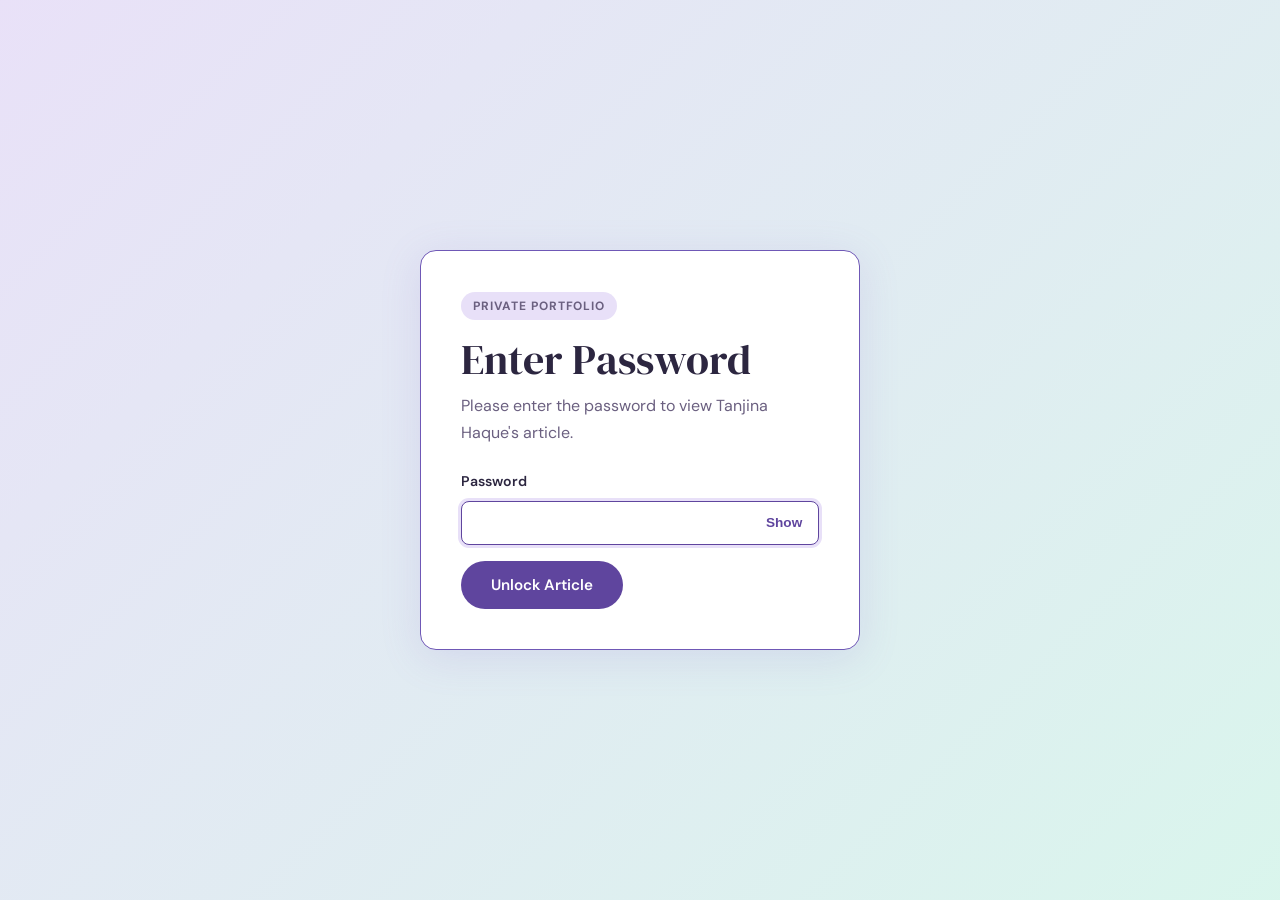
<file: article-accessible-forms-labels-errors.html>
<!DOCTYPE html>
<html lang="en">
<head>
  <meta charset="UTF-8" />
  <meta name="viewport" content="width=device-width, initial-scale=1.0" />
  <meta name="description" content="Article about accessible form labels, errors, and instructions by Tanjina Haque." />
  <title>Accessible Forms: Labels, Errors, and Instructions - Tanjina Haque</title>
  <link rel="stylesheet" href="style.css" />
  <link rel="preconnect" href="https://fonts.googleapis.com" />
  <link rel="preconnect" href="https://fonts.gstatic.com" crossorigin />
  <link href="https://fonts.googleapis.com/css2?family=DM+Serif+Display:ital@0;1&family=DM+Sans:wght@300;400;500;600&display=swap" rel="stylesheet" />
</head>
<body class="auth-locked">
  <div class="password-gate" id="password-gate" role="dialog" aria-labelledby="password-heading" aria-describedby="password-help" aria-modal="true"><form class="password-card" id="password-form"><p class="password-kicker">Private Portfolio</p><h1 id="password-heading">Enter Password</h1><p id="password-help">Please enter the password to view Tanjina Haque's article.</p><div class="password-field"><label for="portfolio-password">Password</label><div class="password-input-wrap"><input type="password" id="portfolio-password" name="portfolio-password" autocomplete="current-password" required /><button type="button" class="password-toggle" id="password-toggle" aria-label="Show password" aria-pressed="false">Show</button></div></div><p class="password-error" id="password-error" role="alert" hidden>Incorrect password. Please try again.</p><button type="submit" class="btn btn-primary">Unlock Article</button></form></div>
  <noscript><div class="password-noscript">JavaScript is required to unlock this article.</div></noscript>
  <a href="#main-content" class="skip-link">Skip to main content</a>
  <header role="banner"><nav aria-label="Article navigation"><div class="nav-inner"><a href="articles.html" class="article-back">Back to Articles</a><ul role="list"><li><a href="index.html#hero">Home</a></li><li><a href="index.html#contact">Contact Me</a></li></ul></div></nav></header>
  <main id="main-content" class="article-main">
    <section class="article-hero" aria-labelledby="article-heading"><div class="container"><p class="hero-eyebrow">Forms</p><h1 id="article-heading">Accessible Forms: Labels, Errors, and Instructions</h1><p class="article-lead">Accessible forms help people understand what is being asked, what went wrong, and how to fix it without guessing or losing their place.</p><div class="case-study-visual-grid" role="group" aria-label="Visual examples for accessible form talking points"><figure class="case-visual"><div class="mock-panel" aria-hidden="true"><div class="mock-panel-header"><span></span><span></span><span></span></div><div class="mock-panel-body"><div class="mock-line short"></div><div class="mock-field mock-focus"></div><div class="mock-field"></div></div></div><figcaption>Persistent labels connected to form fields</figcaption></figure><figure class="case-visual"><div class="mock-panel" aria-hidden="true"><div class="mock-panel-body"><div class="mock-field mock-focus"></div><div class="mock-alert">Enter the expiration date in MM/YY format</div><div class="mock-button"></div></div></div><figcaption>Specific field error associated with the input</figcaption></figure><figure class="case-visual"><div class="mock-panel" aria-hidden="true"><div class="mock-panel-body"><div class="mock-alert">3 fields need attention</div><div class="mock-note">Expiration date</div><div class="mock-note">Security code</div></div></div><figcaption>Error summary linking users back to each problem</figcaption></figure></div></div></section>
    <div class="container article-content">
      <section class="article-section" aria-labelledby="labels-heading">
        <h2 id="labels-heading">Labels Should Be Persistent and Programmatic</h2>
        <p>Every input needs a visible label connected to the field. Placeholder text is not enough because it disappears during entry and may not provide a reliable accessible name.</p>
        <ul role="list">
          <li>Use a connected <code>&lt;label&gt;</code> for text fields, selects, checkboxes, and radio controls.</li>
          <li>Group related options with <code>&lt;fieldset&gt;</code> and <code>&lt;legend&gt;</code>.</li>
          <li>Keep required field guidance available before submission.</li>
        </ul>
      </section>
      <section class="article-section" aria-labelledby="error-example-heading">
        <h2 id="error-example-heading">Real Example: Payment Error</h2>
        <p>Instead of "Invalid input," a useful error says "Enter the card expiration date in MM/YY format." The message should be connected to the field and announced when the user reaches it.</p>
      </section>
      <section class="article-section" aria-labelledby="summary-heading">
        <h2 id="summary-heading">Error Summaries Help Users Recover</h2>
        <p>For long forms, place an error summary near the top after submission. Each summary item should link to the field that needs attention so keyboard and screen reader users can move directly to the problem.</p>
      </section>
    </div>
  </main>
  <footer role="contentinfo"><div class="container footer-inner"><p>&copy; <span id="year"></span> Tanjina Haque. Built with accessibility first.</p><nav aria-label="Footer navigation"><a href="articles.html">Articles</a><a href="index.html#contact">Contact Me</a></nav></div></footer>
  <script>
    const PORTFOLIO_PASSWORD='portfolio2026',AUTH_STORAGE_KEY='portfolioUnlocked';const passwordGate=document.getElementById('password-gate'),passwordForm=document.getElementById('password-form'),passwordInput=document.getElementById('portfolio-password'),passwordError=document.getElementById('password-error'),passwordToggle=document.getElementById('password-toggle');function unlockPortfolio(){document.body.classList.remove('auth-locked');passwordGate.hidden=true;sessionStorage.setItem(AUTH_STORAGE_KEY,'true');}if(sessionStorage.getItem(AUTH_STORAGE_KEY)==='true'){unlockPortfolio();}else{passwordInput.focus();}passwordForm.addEventListener('submit',event=>{event.preventDefault();if(passwordInput.value===PORTFOLIO_PASSWORD){unlockPortfolio();const mainContent=document.getElementById('main-content');mainContent.setAttribute('tabindex','-1');mainContent.focus();return;}passwordError.hidden=false;passwordInput.value='';passwordInput.focus();});passwordToggle.addEventListener('click',()=>{const isVisible=passwordInput.type==='text';passwordInput.type=isVisible?'password':'text';passwordToggle.setAttribute('aria-label',isVisible?'Show password':'Hide password');passwordToggle.setAttribute('aria-pressed',String(!isVisible));passwordToggle.textContent=isVisible?'Show':'Hide';});document.getElementById('year').textContent=new Date().getFullYear();
  </script>
</body>
</html>
</file>
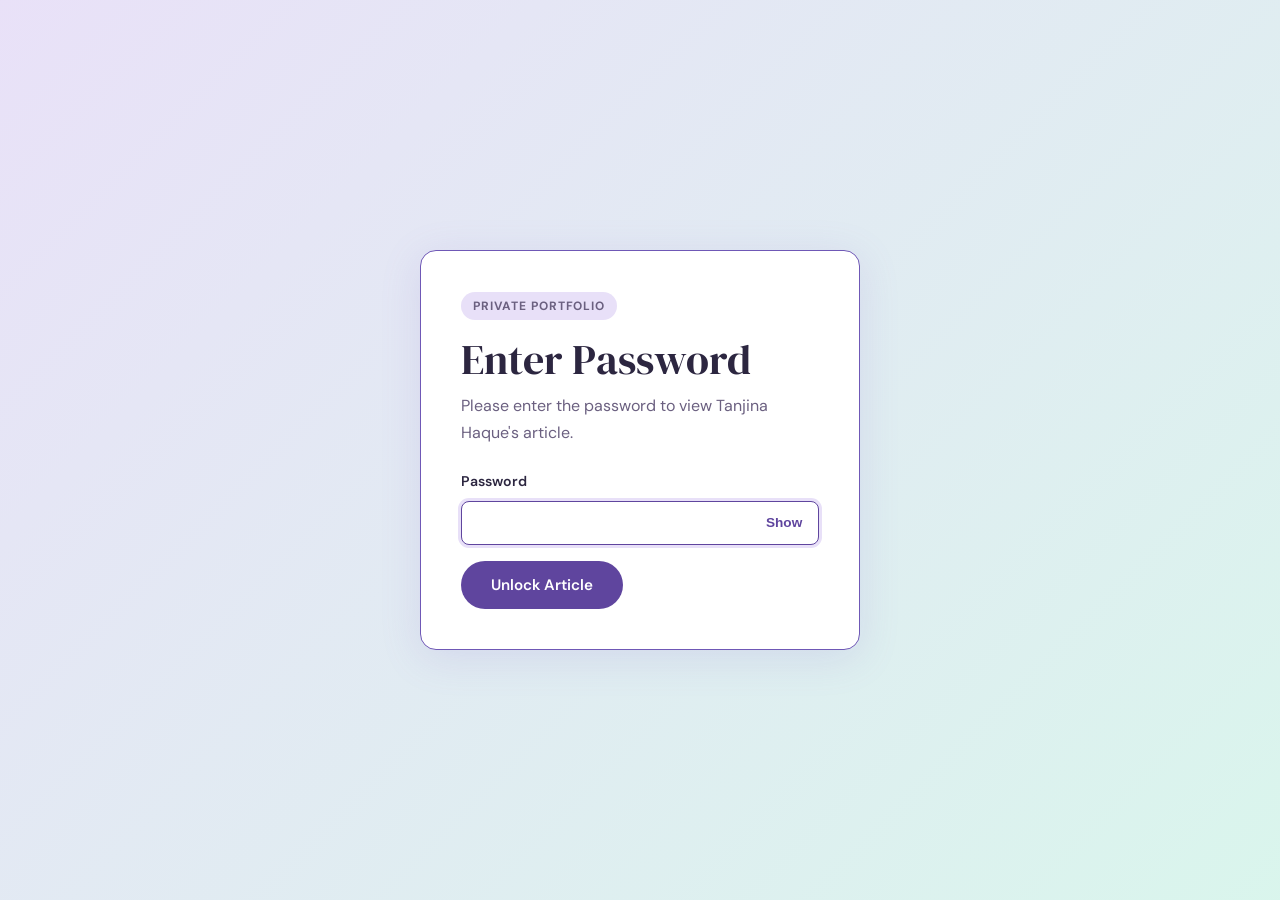
<file: article-designing-accessible-focus-states.html>
<!DOCTYPE html>
<html lang="en">
<head>
  <meta charset="UTF-8" />
  <meta name="viewport" content="width=device-width, initial-scale=1.0" />
  <meta name="description" content="Article about designing accessible focus states by Tanjina Haque." />
  <title>Designing Accessible Focus States - Tanjina Haque</title>
  <link rel="stylesheet" href="style.css" />
  <link rel="preconnect" href="https://fonts.googleapis.com" />
  <link rel="preconnect" href="https://fonts.gstatic.com" crossorigin />
  <link href="https://fonts.googleapis.com/css2?family=DM+Serif+Display:ital@0;1&family=DM+Sans:wght@300;400;500;600&display=swap" rel="stylesheet" />
</head>
<body class="auth-locked">
  <div class="password-gate" id="password-gate" role="dialog" aria-labelledby="password-heading" aria-describedby="password-help" aria-modal="true"><form class="password-card" id="password-form"><p class="password-kicker">Private Portfolio</p><h1 id="password-heading">Enter Password</h1><p id="password-help">Please enter the password to view Tanjina Haque's article.</p><div class="password-field"><label for="portfolio-password">Password</label><div class="password-input-wrap"><input type="password" id="portfolio-password" name="portfolio-password" autocomplete="current-password" required /><button type="button" class="password-toggle" id="password-toggle" aria-label="Show password" aria-pressed="false">Show</button></div></div><p class="password-error" id="password-error" role="alert" hidden>Incorrect password. Please try again.</p><button type="submit" class="btn btn-primary">Unlock Article</button></form></div>
  <noscript><div class="password-noscript">JavaScript is required to unlock this article.</div></noscript>
  <a href="#main-content" class="skip-link">Skip to main content</a>
  <header role="banner"><nav aria-label="Article navigation"><div class="nav-inner"><a href="articles.html" class="article-back">Back to Articles</a><ul role="list"><li><a href="index.html#hero">Home</a></li><li><a href="index.html#contact">Contact Me</a></li></ul></div></nav></header>
  <main id="main-content" class="article-main">
    <section class="article-hero" aria-labelledby="article-heading"><div class="container"><p class="hero-eyebrow">Interaction Design</p><h1 id="article-heading">Designing Accessible Focus States</h1><p class="article-lead">Focus states show keyboard users where they are. A strong focus system should be visible, consistent, and designed with the same care as hover and active states.</p><div class="case-study-visual-grid" role="group" aria-label="Visual examples for focus state talking points"><figure class="case-visual"><div class="mock-panel" aria-hidden="true"><div class="mock-panel-body"><div class="mock-field"></div><div class="mock-field mock-focus"></div><div class="mock-field"></div></div></div><figcaption>Visible focus treatment that stands apart from content</figcaption></figure><figure class="case-visual"><div class="mock-panel" aria-hidden="true"><div class="mock-panel-body"><div class="mock-card-stack"><div class="mock-card"></div><div class="mock-card mock-focus"><div class="mock-card-line"></div><div class="mock-card-line short"></div></div></div></div></div><figcaption>Clickable card with a clear keyboard focus ring</figcaption></figure><figure class="case-visual"><div class="mock-panel" aria-hidden="true"><div class="mock-panel-body mock-annotation"><div class="mock-card mock-focus"><div class="mock-card-line"></div><div class="mock-card-line short"></div></div><div class="mock-note">Default<br />Hover<br />Focus<br />Error</div></div></div><figcaption>Focus behavior documented in the design system</figcaption></figure></div></div></section>
    <div class="container article-content">
      <section class="article-section" aria-labelledby="visible-heading">
        <h2 id="visible-heading">Focus Must Be Easy to See</h2>
        <p>WCAG 2.2 strengthened expectations around focus appearance. Teams should design focus indicators that stand out from adjacent colors, remain visible at different zoom levels, and are not clipped by containers.</p>
        <ul role="list">
          <li>Use a clear outline, ring, underline, or background change that is not color alone.</li>
          <li>Check focus against light and dark surfaces.</li>
          <li>Avoid removing browser focus styles without replacing them.</li>
        </ul>
      </section>
      <section class="article-section" aria-labelledby="real-example-heading">
        <h2 id="real-example-heading">Real Example: Card Components</h2>
        <p>If a whole card is clickable, keyboard focus should make the active card obvious. A subtle shadow alone may not be enough. A visible outline or ring helps users confirm which card will open before pressing Enter.</p>
      </section>
      <section class="article-section" aria-labelledby="system-heading">
        <h2 id="system-heading">Focus States Belong in the Design System</h2>
        <p>Buttons, links, inputs, chips, tabs, menus, and cards should all have documented focus behavior. This prevents teams from solving the same accessibility problem differently in every feature.</p>
      </section>
    </div>
  </main>
  <footer role="contentinfo"><div class="container footer-inner"><p>&copy; <span id="year"></span> Tanjina Haque. Built with accessibility first.</p><nav aria-label="Footer navigation"><a href="articles.html">Articles</a><a href="index.html#contact">Contact Me</a></nav></div></footer>
  <script>
    const PORTFOLIO_PASSWORD='portfolio2026',AUTH_STORAGE_KEY='portfolioUnlocked';const passwordGate=document.getElementById('password-gate'),passwordForm=document.getElementById('password-form'),passwordInput=document.getElementById('portfolio-password'),passwordError=document.getElementById('password-error'),passwordToggle=document.getElementById('password-toggle');function unlockPortfolio(){document.body.classList.remove('auth-locked');passwordGate.hidden=true;sessionStorage.setItem(AUTH_STORAGE_KEY,'true');}if(sessionStorage.getItem(AUTH_STORAGE_KEY)==='true'){unlockPortfolio();}else{passwordInput.focus();}passwordForm.addEventListener('submit',event=>{event.preventDefault();if(passwordInput.value===PORTFOLIO_PASSWORD){unlockPortfolio();const mainContent=document.getElementById('main-content');mainContent.setAttribute('tabindex','-1');mainContent.focus();return;}passwordError.hidden=false;passwordInput.value='';passwordInput.focus();});passwordToggle.addEventListener('click',()=>{const isVisible=passwordInput.type==='text';passwordInput.type=isVisible?'password':'text';passwordToggle.setAttribute('aria-label',isVisible?'Show password':'Hide password');passwordToggle.setAttribute('aria-pressed',String(!isVisible));passwordToggle.textContent=isVisible?'Show':'Hide';});document.getElementById('year').textContent=new Date().getFullYear();
  </script>
</body>
</html>
</file>
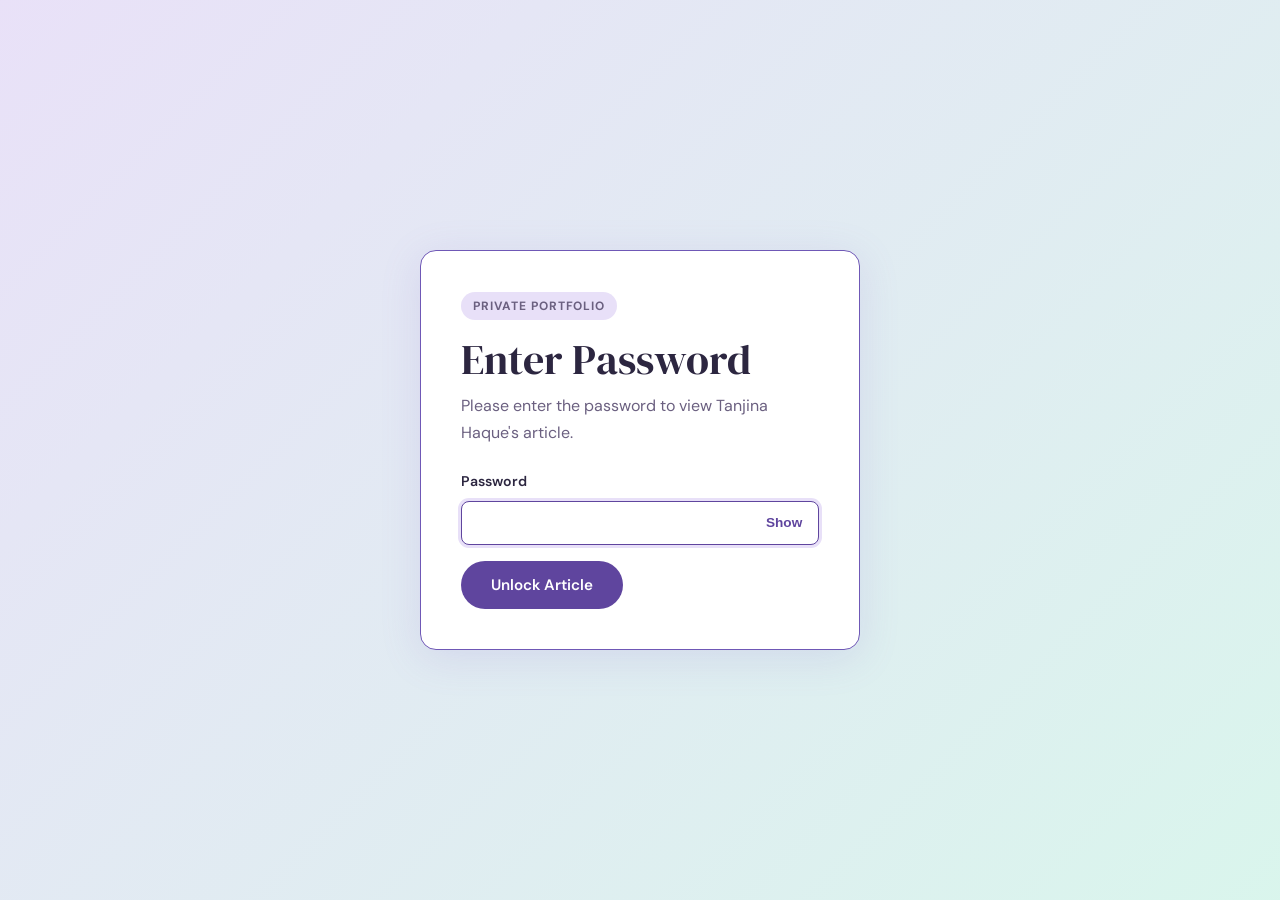
<file: article-keyboard-accessibility-beyond-tab.html>
<!DOCTYPE html>
<html lang="en">
<head>
  <meta charset="UTF-8" />
  <meta name="viewport" content="width=device-width, initial-scale=1.0" />
  <meta name="description" content="Article about keyboard accessibility beyond the tab key by Tanjina Haque." />
  <title>Keyboard Accessibility Beyond the Tab Key - Tanjina Haque</title>
  <link rel="stylesheet" href="style.css" />
  <link rel="preconnect" href="https://fonts.googleapis.com" />
  <link rel="preconnect" href="https://fonts.gstatic.com" crossorigin />
  <link href="https://fonts.googleapis.com/css2?family=DM+Serif+Display:ital@0;1&family=DM+Sans:wght@300;400;500;600&display=swap" rel="stylesheet" />
</head>
<body class="auth-locked">
  <div class="password-gate" id="password-gate" role="dialog" aria-labelledby="password-heading" aria-describedby="password-help" aria-modal="true"><form class="password-card" id="password-form"><p class="password-kicker">Private Portfolio</p><h1 id="password-heading">Enter Password</h1><p id="password-help">Please enter the password to view Tanjina Haque's article.</p><div class="password-field"><label for="portfolio-password">Password</label><div class="password-input-wrap"><input type="password" id="portfolio-password" name="portfolio-password" autocomplete="current-password" required /><button type="button" class="password-toggle" id="password-toggle" aria-label="Show password" aria-pressed="false">Show</button></div></div><p class="password-error" id="password-error" role="alert" hidden>Incorrect password. Please try again.</p><button type="submit" class="btn btn-primary">Unlock Article</button></form></div>
  <noscript><div class="password-noscript">JavaScript is required to unlock this article.</div></noscript>
  <a href="#main-content" class="skip-link">Skip to main content</a>
  <header role="banner"><nav aria-label="Article navigation"><div class="nav-inner"><a href="articles.html" class="article-back">Back to Articles</a><ul role="list"><li><a href="index.html#hero">Home</a></li><li><a href="index.html#contact">Contact Me</a></li></ul></div></nav></header>
  <main id="main-content" class="article-main">
    <section class="article-hero" aria-labelledby="article-heading"><div class="container"><p class="hero-eyebrow">Keyboard Access</p><h1 id="article-heading">Keyboard Accessibility Beyond the Tab Key</h1><p class="article-lead">Keyboard accessibility is more than reaching every link. It includes predictable order, correct interaction patterns, visible focus, and a reliable way to get out of every component.</p><div class="case-study-visual-grid" role="group" aria-label="Visual examples for keyboard accessibility talking points"><figure class="case-visual"><div class="mock-panel" aria-hidden="true"><div class="mock-panel-body"><div class="mock-flow"><div class="mock-flow-step active"></div><div class="mock-flow-step"></div><div class="mock-flow-step"></div><div class="mock-flow-step"></div></div><div class="mock-line medium"></div></div></div><figcaption>Tab order following the visual workflow</figcaption></figure><figure class="case-visual"><div class="mock-panel" aria-hidden="true"><div class="mock-panel-body"><div class="mock-card mock-focus"><div class="mock-card-line"></div><div class="mock-card-line short"></div></div><div class="mock-note">Escape closes modal and returns focus</div></div></div><figcaption>Menu and modal behavior beyond Tab alone</figcaption></figure><figure class="case-visual"><div class="mock-panel" aria-hidden="true"><div class="mock-panel-body"><div class="mock-alert">Trap found: focus cannot leave component</div><div class="mock-button"></div><div class="mock-line short"></div></div></div><figcaption>Keyboard trap documented as a high-impact blocker</figcaption></figure></div></div></section>
    <div class="container article-content">
      <section class="article-section" aria-labelledby="tab-order-heading">
        <h2 id="tab-order-heading">Tab Order Should Match the Visual Workflow</h2>
        <p>Keyboard focus should move through the page in a logical order that matches how the content is presented. Unexpected jumps can make a workflow feel broken even when every control is technically reachable.</p>
      </section>
      <section class="article-section" aria-labelledby="patterns-heading">
        <h2 id="patterns-heading">Real Example: Menus and Modals</h2>
        <p>A modal should move focus inside when it opens, keep focus contained while open, close with Escape, and return focus to the button that opened it. A menu may need arrow-key navigation depending on the pattern being used.</p>
        <ul role="list">
          <li>Test Tab, Shift+Tab, Enter, Space, Escape, and arrow keys where relevant.</li>
          <li>Confirm focus never disappears behind overlays or disabled states.</li>
          <li>Make sure users can complete the full task without a mouse.</li>
        </ul>
      </section>
      <section class="article-section" aria-labelledby="trap-heading">
        <h2 id="trap-heading">Keyboard Traps Are High-Impact Barriers</h2>
        <p>If a user can tab into a component but cannot leave it, the experience can become completely blocked. Keyboard traps should be treated as urgent because they prevent task completion.</p>
      </section>
    </div>
  </main>
  <footer role="contentinfo"><div class="container footer-inner"><p>&copy; <span id="year"></span> Tanjina Haque. Built with accessibility first.</p><nav aria-label="Footer navigation"><a href="articles.html">Articles</a><a href="index.html#contact">Contact Me</a></nav></div></footer>
  <script>
    const PORTFOLIO_PASSWORD='portfolio2026',AUTH_STORAGE_KEY='portfolioUnlocked';const passwordGate=document.getElementById('password-gate'),passwordForm=document.getElementById('password-form'),passwordInput=document.getElementById('portfolio-password'),passwordError=document.getElementById('password-error'),passwordToggle=document.getElementById('password-toggle');function unlockPortfolio(){document.body.classList.remove('auth-locked');passwordGate.hidden=true;sessionStorage.setItem(AUTH_STORAGE_KEY,'true');}if(sessionStorage.getItem(AUTH_STORAGE_KEY)==='true'){unlockPortfolio();}else{passwordInput.focus();}passwordForm.addEventListener('submit',event=>{event.preventDefault();if(passwordInput.value===PORTFOLIO_PASSWORD){unlockPortfolio();const mainContent=document.getElementById('main-content');mainContent.setAttribute('tabindex','-1');mainContent.focus();return;}passwordError.hidden=false;passwordInput.value='';passwordInput.focus();});passwordToggle.addEventListener('click',()=>{const isVisible=passwordInput.type==='text';passwordInput.type=isVisible?'password':'text';passwordToggle.setAttribute('aria-label',isVisible?'Show password':'Hide password');passwordToggle.setAttribute('aria-pressed',String(!isVisible));passwordToggle.textContent=isVisible?'Show':'Hide';});document.getElementById('year').textContent=new Date().getFullYear();
  </script>
</body>
</html>
</file>
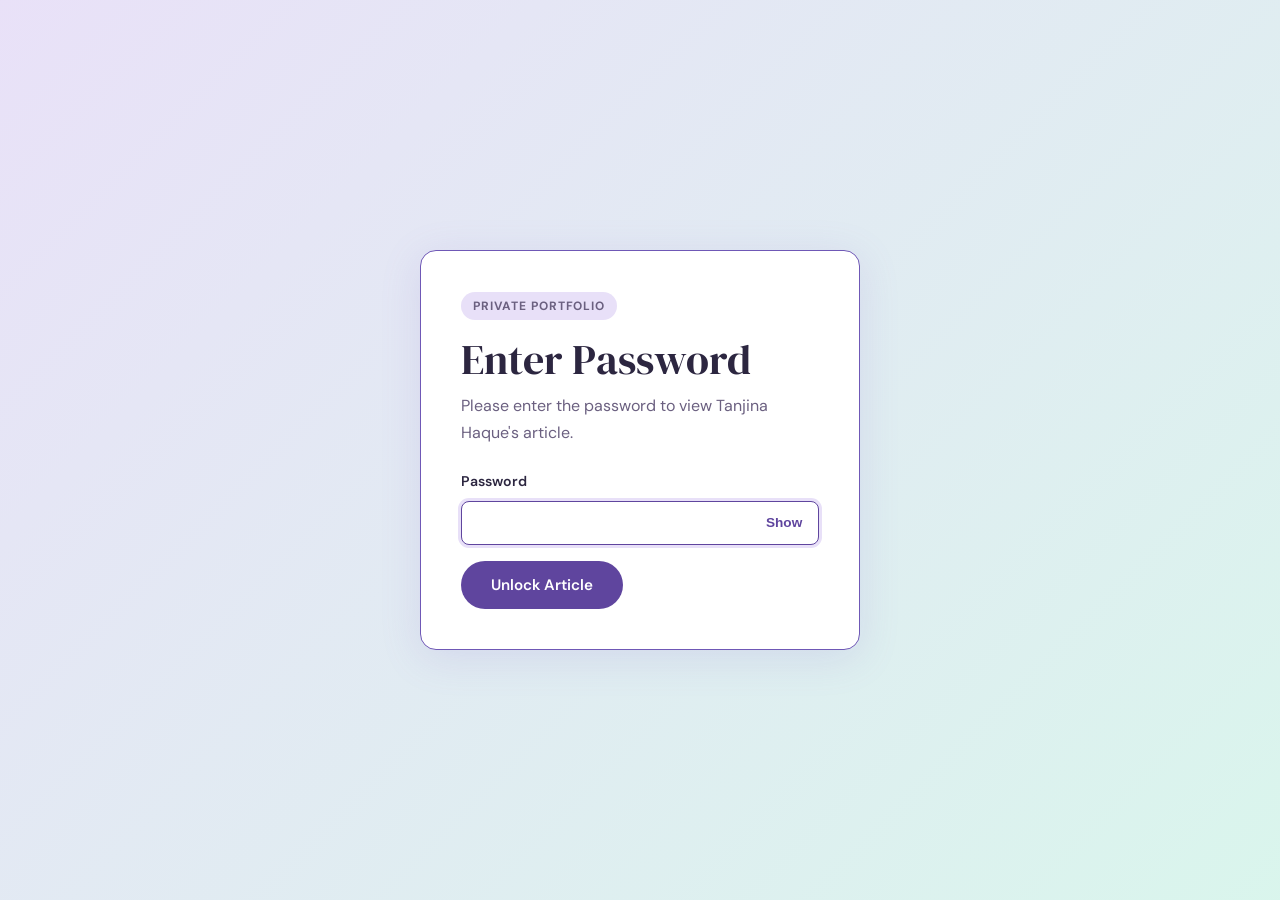
<file: article-manual-accessibility-testing-crucial.html>
<!DOCTYPE html>
<html lang="en">
<head>
  <meta charset="UTF-8" />
  <meta name="viewport" content="width=device-width, initial-scale=1.0" />
  <meta name="description" content="Article about why manual accessibility testing is crucial by Tanjina Haque." />
  <title>Why Manual Accessibility Testing Is Crucial - Tanjina Haque</title>
  <link rel="stylesheet" href="style.css" />
  <link rel="preconnect" href="https://fonts.googleapis.com" />
  <link rel="preconnect" href="https://fonts.gstatic.com" crossorigin />
  <link href="https://fonts.googleapis.com/css2?family=DM+Serif+Display:ital@0;1&family=DM+Sans:wght@300;400;500;600&display=swap" rel="stylesheet" />
</head>
<body class="auth-locked">
  <div class="password-gate" id="password-gate" role="dialog" aria-labelledby="password-heading" aria-describedby="password-help" aria-modal="true"><form class="password-card" id="password-form"><p class="password-kicker">Private Portfolio</p><h1 id="password-heading">Enter Password</h1><p id="password-help">Please enter the password to view Tanjina Haque's article.</p><div class="password-field"><label for="portfolio-password">Password</label><div class="password-input-wrap"><input type="password" id="portfolio-password" name="portfolio-password" autocomplete="current-password" required /><button type="button" class="password-toggle" id="password-toggle" aria-label="Show password" aria-pressed="false">Show</button></div></div><p class="password-error" id="password-error" role="alert" hidden>Incorrect password. Please try again.</p><button type="submit" class="btn btn-primary">Unlock Article</button></form></div>
  <noscript><div class="password-noscript">JavaScript is required to unlock this article.</div></noscript>
  <a href="#main-content" class="skip-link">Skip to main content</a>
  <header role="banner"><nav aria-label="Article navigation"><div class="nav-inner"><a href="articles.html" class="article-back">Back to Articles</a><ul role="list"><li><a href="index.html#hero">Home</a></li><li><a href="index.html#contact">Contact Me</a></li></ul></div></nav></header>
  <main id="main-content" class="article-main">
    <section class="article-hero" aria-labelledby="article-heading"><div class="container"><p class="hero-eyebrow">Testing Strategy</p><h1 id="article-heading">Why Manual Accessibility Testing Is Crucial</h1><p class="article-lead">Automated tools are useful, but they cannot understand whether a person can complete a task. Manual testing fills that gap by testing real workflows, assistive technology behavior, and human context.</p><div class="case-study-visual-grid" role="group" aria-label="Visual examples for manual accessibility testing talking points"><figure class="case-visual"><div class="mock-panel" aria-hidden="true"><div class="mock-panel-body"><div class="mock-line medium"></div><div class="mock-field"></div><div class="mock-field mock-focus"></div><div class="mock-alert">Focus moved to an unexpected location</div></div></div><figcaption>Manual review catching behavior a scan can miss</figcaption></figure><figure class="case-visual"><div class="mock-panel" aria-hidden="true"><div class="mock-panel-body"><div class="mock-flow"><div class="mock-flow-step active"></div><div class="mock-flow-step"></div><div class="mock-flow-step"></div><div class="mock-flow-step"></div></div><div class="mock-note">Keyboard focus resets after checkout step</div></div></div><figcaption>Checkout workflow tested as a complete task</figcaption></figure><figure class="case-visual"><div class="mock-panel" aria-hidden="true"><div class="mock-panel-body"><ul class="mock-checklist" role="list"><li>Automated scan baseline</li><li>Keyboard and screen reader pass</li><li>Regression path documented</li></ul></div></div><figcaption>Balanced testing plan using automated and manual checks</figcaption></figure></div></div></section>
    <div class="container article-content">
      <section class="article-section" aria-labelledby="automation-limits-heading">
        <h2 id="automation-limits-heading">Automated Tools Do Not See the Whole Experience</h2>
        <p>A scan can detect a missing form label, but it may not know whether the visible label is confusing, whether focus lands in a useful place after an error, or whether the screen reader announcement helps someone recover.</p>
        <ul role="list">
          <li>A modal may pass a scan while failing to return focus to the triggering button.</li>
          <li>A custom menu may expose roles correctly while using the wrong keyboard pattern.</li>
          <li>An icon button may have a name, but the name may not describe the action clearly.</li>
        </ul>
      </section>
      <section class="article-section" aria-labelledby="workflow-example-heading">
        <h2 id="workflow-example-heading">Real Example: Checkout Flow</h2>
        <p>In a checkout flow, manual testing can reveal that keyboard focus moves to the top of the page after each step, forcing keyboard users to restart navigation. An automated scan might not flag that as a failure, but the user impact is serious.</p>
      </section>
      <section class="article-section" aria-labelledby="balanced-testing-heading">
        <h2 id="balanced-testing-heading">The Strongest Approach Uses Both</h2>
        <p>Automated testing is best for repeatable checks and regression support. Manual testing is best for task completion, interaction quality, screen reader behavior, and severity decisions.</p>
      </section>
    </div>
  </main>
  <footer role="contentinfo"><div class="container footer-inner"><p>&copy; <span id="year"></span> Tanjina Haque. Built with accessibility first.</p><nav aria-label="Footer navigation"><a href="articles.html">Articles</a><a href="index.html#contact">Contact Me</a></nav></div></footer>
  <script>
    const PORTFOLIO_PASSWORD='portfolio2026',AUTH_STORAGE_KEY='portfolioUnlocked';const passwordGate=document.getElementById('password-gate'),passwordForm=document.getElementById('password-form'),passwordInput=document.getElementById('portfolio-password'),passwordError=document.getElementById('password-error'),passwordToggle=document.getElementById('password-toggle');function unlockPortfolio(){document.body.classList.remove('auth-locked');passwordGate.hidden=true;sessionStorage.setItem(AUTH_STORAGE_KEY,'true');}if(sessionStorage.getItem(AUTH_STORAGE_KEY)==='true'){unlockPortfolio();}else{passwordInput.focus();}passwordForm.addEventListener('submit',event=>{event.preventDefault();if(passwordInput.value===PORTFOLIO_PASSWORD){unlockPortfolio();const mainContent=document.getElementById('main-content');mainContent.setAttribute('tabindex','-1');mainContent.focus();return;}passwordError.hidden=false;passwordInput.value='';passwordInput.focus();});passwordToggle.addEventListener('click',()=>{const isVisible=passwordInput.type==='text';passwordInput.type=isVisible?'password':'text';passwordToggle.setAttribute('aria-label',isVisible?'Show password':'Hide password');passwordToggle.setAttribute('aria-pressed',String(!isVisible));passwordToggle.textContent=isVisible?'Show':'Hide';});document.getElementById('year').textContent=new Date().getFullYear();
  </script>
</body>
</html>
</file>
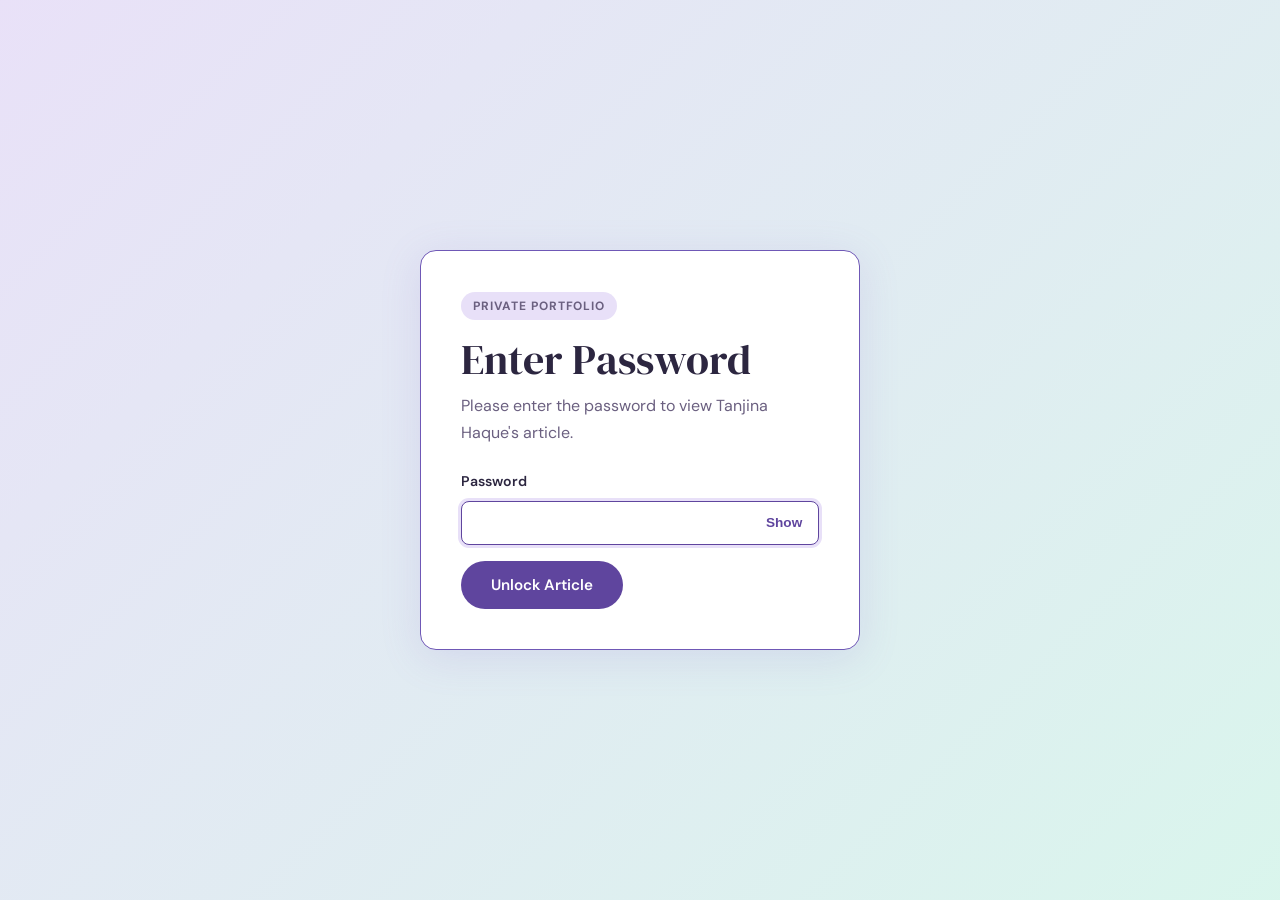
<file: article-screen-reader-testing-without-guesswork.html>
<!DOCTYPE html>
<html lang="en">
<head>
  <meta charset="UTF-8" />
  <meta name="viewport" content="width=device-width, initial-scale=1.0" />
  <meta name="description" content="Article about screen reader testing without guesswork by Tanjina Haque." />
  <title>Screen Reader Testing Without Guesswork - Tanjina Haque</title>
  <link rel="stylesheet" href="style.css" />
  <link rel="preconnect" href="https://fonts.googleapis.com" />
  <link rel="preconnect" href="https://fonts.gstatic.com" crossorigin />
  <link href="https://fonts.googleapis.com/css2?family=DM+Serif+Display:ital@0;1&family=DM+Sans:wght@300;400;500;600&display=swap" rel="stylesheet" />
</head>
<body class="auth-locked">
  <div class="password-gate" id="password-gate" role="dialog" aria-labelledby="password-heading" aria-describedby="password-help" aria-modal="true"><form class="password-card" id="password-form"><p class="password-kicker">Private Portfolio</p><h1 id="password-heading">Enter Password</h1><p id="password-help">Please enter the password to view Tanjina Haque's article.</p><div class="password-field"><label for="portfolio-password">Password</label><div class="password-input-wrap"><input type="password" id="portfolio-password" name="portfolio-password" autocomplete="current-password" required /><button type="button" class="password-toggle" id="password-toggle" aria-label="Show password" aria-pressed="false">Show</button></div></div><p class="password-error" id="password-error" role="alert" hidden>Incorrect password. Please try again.</p><button type="submit" class="btn btn-primary">Unlock Article</button></form></div>
  <noscript><div class="password-noscript">JavaScript is required to unlock this article.</div></noscript>
  <a href="#main-content" class="skip-link">Skip to main content</a>
  <header role="banner"><nav aria-label="Article navigation"><div class="nav-inner"><a href="articles.html" class="article-back">Back to Articles</a><ul role="list"><li><a href="index.html#hero">Home</a></li><li><a href="index.html#contact">Contact Me</a></li></ul></div></nav></header>
  <main id="main-content" class="article-main">
    <section class="article-hero" aria-labelledby="article-heading"><div class="container"><p class="hero-eyebrow">Screen Readers</p><h1 id="article-heading">Screen Reader Testing Without Guesswork</h1><p class="article-lead">Screen reader testing should be tied to real user tasks. The goal is not to memorize every command, but to confirm that names, roles, states, structure, and announcements support completion.</p><div class="case-study-visual-grid" role="group" aria-label="Visual examples for screen reader testing talking points"><figure class="case-visual"><div class="mock-panel" aria-hidden="true"><div class="mock-panel-body"><div class="mock-note">Heading level 2 announced</div><div class="mock-note">Button name: Apply filters</div><div class="mock-note">Landmark: main</div></div></div><figcaption>Structure check for names, roles, and landmarks</figcaption></figure><figure class="case-visual"><div class="mock-panel" aria-hidden="true"><div class="mock-panel-body"><div class="mock-alert">12 results found</div><div class="mock-line medium"></div><div class="mock-button"></div></div></div><figcaption>Status announcement after dynamic results update</figcaption></figure><figure class="case-visual"><div class="mock-panel" aria-hidden="true"><div class="mock-panel-body"><div class="mock-card-stack"><div class="mock-card"></div><div class="mock-card mock-focus"></div><div class="mock-card"></div></div></div></div><figcaption>Accessibility tree checked against visible layout</figcaption></figure></div></div></section>
    <div class="container article-content">
      <section class="article-section" aria-labelledby="basics-heading">
        <h2 id="basics-heading">Start With Structure</h2>
        <p>Before testing a complex workflow, check whether the page has a useful heading structure, landmarks, link names, button names, and form labels. These basics shape how quickly a screen reader user can understand the page.</p>
      </section>
      <section class="article-section" aria-labelledby="real-task-heading">
        <h2 id="real-task-heading">Real Example: Status Announcements</h2>
        <p>If a user applies a filter and the results update, the interface should communicate what changed. A visible count like "12 results found" may need a live region so screen reader users receive the same confirmation.</p>
        <ul role="list">
          <li>Confirm controls announce their name, role, and current state.</li>
          <li>Listen for error, loading, success, and expanded or collapsed state changes.</li>
          <li>Validate the workflow with NVDA, JAWS, VoiceOver, or TalkBack based on platform needs.</li>
        </ul>
      </section>
      <section class="article-section" aria-labelledby="avoid-assumptions-heading">
        <h2 id="avoid-assumptions-heading">Avoid Testing by Assumption</h2>
        <p>Visible layout does not always match the accessibility tree. Screen reader testing confirms what is actually exposed to users, not what the design appears to communicate visually.</p>
      </section>
    </div>
  </main>
  <footer role="contentinfo"><div class="container footer-inner"><p>&copy; <span id="year"></span> Tanjina Haque. Built with accessibility first.</p><nav aria-label="Footer navigation"><a href="articles.html">Articles</a><a href="index.html#contact">Contact Me</a></nav></div></footer>
  <script>
    const PORTFOLIO_PASSWORD='portfolio2026',AUTH_STORAGE_KEY='portfolioUnlocked';const passwordGate=document.getElementById('password-gate'),passwordForm=document.getElementById('password-form'),passwordInput=document.getElementById('portfolio-password'),passwordError=document.getElementById('password-error'),passwordToggle=document.getElementById('password-toggle');function unlockPortfolio(){document.body.classList.remove('auth-locked');passwordGate.hidden=true;sessionStorage.setItem(AUTH_STORAGE_KEY,'true');}if(sessionStorage.getItem(AUTH_STORAGE_KEY)==='true'){unlockPortfolio();}else{passwordInput.focus();}passwordForm.addEventListener('submit',event=>{event.preventDefault();if(passwordInput.value===PORTFOLIO_PASSWORD){unlockPortfolio();const mainContent=document.getElementById('main-content');mainContent.setAttribute('tabindex','-1');mainContent.focus();return;}passwordError.hidden=false;passwordInput.value='';passwordInput.focus();});passwordToggle.addEventListener('click',()=>{const isVisible=passwordInput.type==='text';passwordInput.type=isVisible?'password':'text';passwordToggle.setAttribute('aria-label',isVisible?'Show password':'Hide password');passwordToggle.setAttribute('aria-pressed',String(!isVisible));passwordToggle.textContent=isVisible?'Show':'Hide';});document.getElementById('year').textContent=new Date().getFullYear();
  </script>
</body>
</html>
</file>
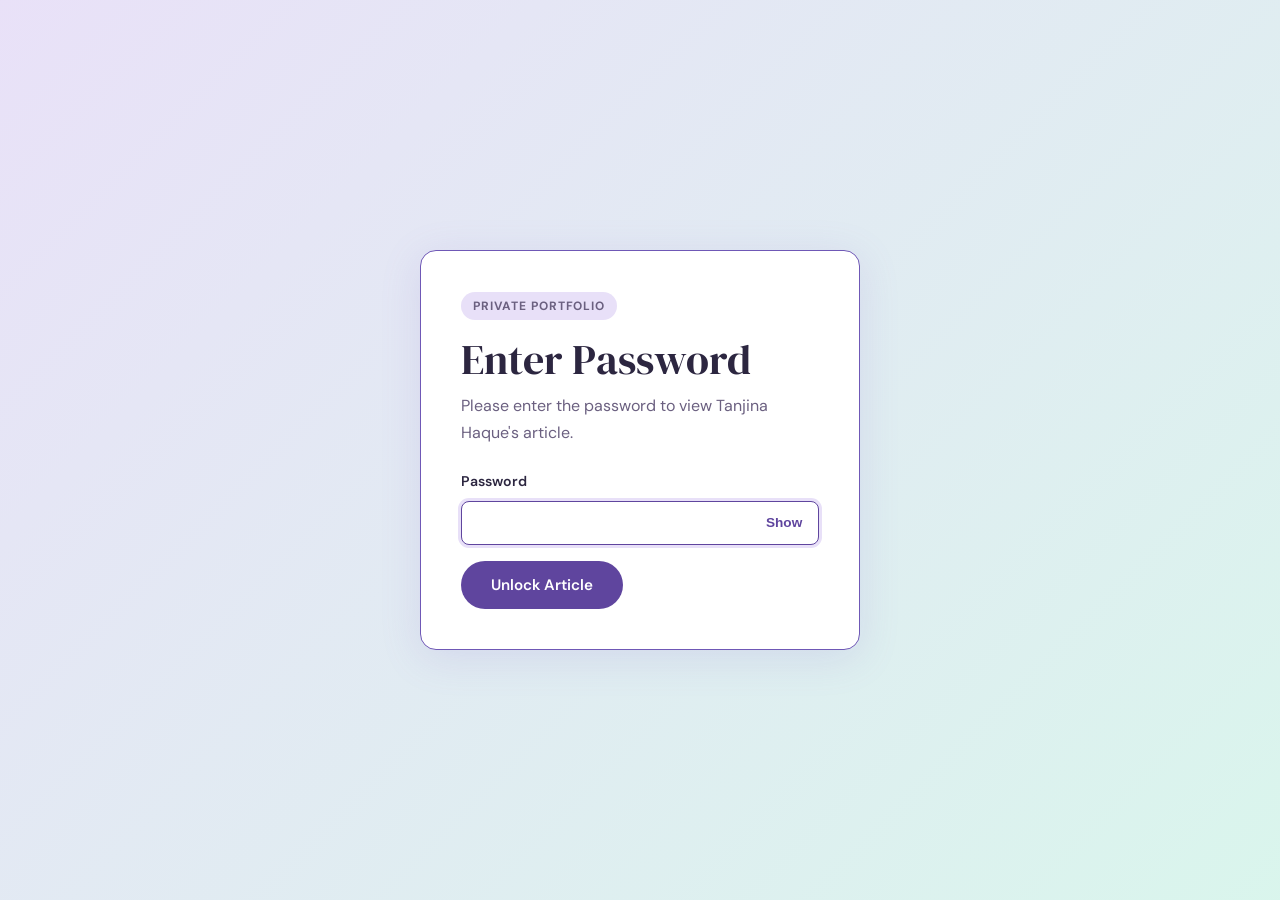
<file: article-semantic-html-importance.html>
<!DOCTYPE html>
<html lang="en">
<head>
  <meta charset="UTF-8" />
  <meta name="viewport" content="width=device-width, initial-scale=1.0" />
  <meta name="description" content="Article about the importance of semantic HTML for accessibility by Tanjina Haque." />
  <title>The Importance of Semantic HTML - Tanjina Haque</title>
  <link rel="stylesheet" href="style.css" />
  <link rel="preconnect" href="https://fonts.googleapis.com" />
  <link rel="preconnect" href="https://fonts.gstatic.com" crossorigin />
  <link href="https://fonts.googleapis.com/css2?family=DM+Serif+Display:ital@0;1&family=DM+Sans:wght@300;400;500;600&display=swap" rel="stylesheet" />
</head>
<body class="auth-locked">
  <div class="password-gate" id="password-gate" role="dialog" aria-labelledby="password-heading" aria-describedby="password-help" aria-modal="true">
    <form class="password-card" id="password-form">
      <p class="password-kicker">Private Portfolio</p>
      <h1 id="password-heading">Enter Password</h1>
      <p id="password-help">Please enter the password to view Tanjina Haque's article.</p>
      <div class="password-field"><label for="portfolio-password">Password</label><div class="password-input-wrap"><input type="password" id="portfolio-password" name="portfolio-password" autocomplete="current-password" required /><button type="button" class="password-toggle" id="password-toggle" aria-label="Show password" aria-pressed="false">Show</button></div></div>
      <p class="password-error" id="password-error" role="alert" hidden>Incorrect password. Please try again.</p>
      <button type="submit" class="btn btn-primary">Unlock Article</button>
    </form>
  </div>
  <noscript><div class="password-noscript">JavaScript is required to unlock this article.</div></noscript>
  <a href="#main-content" class="skip-link">Skip to main content</a>
  <header role="banner"><nav aria-label="Article navigation"><div class="nav-inner"><a href="articles.html" class="article-back">Back to Articles</a><ul role="list"><li><a href="index.html#hero">Home</a></li><li><a href="index.html#contact">Contact Me</a></li></ul></div></nav></header>
  <main id="main-content" class="article-main">
    <section class="article-hero" aria-labelledby="article-heading">
      <div class="container">
        <p class="hero-eyebrow">Code Quality</p>
        <h1 id="article-heading">The Importance of Semantic HTML</h1>
        <p class="article-lead">Semantic HTML gives browsers and assistive technologies a clear map of the page. It is one of the simplest ways to make an experience more durable, understandable, and easier to test.</p>
        <div class="case-study-visual-grid" role="group" aria-label="Visual examples for semantic HTML talking points">
          <figure class="case-visual">
            <div class="mock-panel" aria-hidden="true">
              <div class="mock-panel-body">
                <div class="mock-button"></div>
                <div class="mock-note">Native button: role, name, keyboard activation</div>
              </div>
            </div>
            <figcaption>Native controls carrying built-in meaning</figcaption>
          </figure>
          <figure class="case-visual">
            <div class="mock-panel" aria-hidden="true">
              <div class="mock-panel-body">
                <div class="mock-card mock-focus"><div class="mock-card-line"></div><div class="mock-card-line short"></div></div>
                <div class="mock-line medium"></div>
              </div>
            </div>
            <figcaption>Card link with a clear accessible destination</figcaption>
          </figure>
          <figure class="case-visual">
            <div class="mock-panel" aria-hidden="true">
              <div class="mock-panel-body">
                <div class="mock-note">Header</div>
                <div class="mock-note">Main</div>
                <div class="mock-note">Footer</div>
              </div>
            </div>
            <figcaption>Landmarks that help users jump through the page</figcaption>
          </figure>
        </div>
      </div>
    </section>
    <div class="container article-content">
      <section class="article-section" aria-labelledby="native-elements-heading">
        <h2 id="native-elements-heading">Native Elements Carry Meaning</h2>
        <p>A real button communicates its role, supports keyboard activation, and exposes its state in a predictable way. A clickable div has to recreate that behavior with JavaScript, ARIA, focus management, and key handling.</p>
        <ul role="list">
          <li>Use <code>&lt;button&gt;</code> for actions like opening a modal, submitting a choice, or expanding content.</li>
          <li>Use <code>&lt;a&gt;</code> with a real <code>href</code> for navigation to another page, file, or location.</li>
          <li>Use lists, tables, headings, and form controls when the content actually has that structure.</li>
        </ul>
      </section>
      <section class="article-section" aria-labelledby="example-heading">
        <h2 id="example-heading">Real Example: Card Links</h2>
        <p>If a portfolio card opens a case study, the card should contain a clear link with meaningful text, such as "State Benefits Portal Audit case study." The visual card can be made fully clickable, but the accessible name should still explain the destination.</p>
      </section>
      <section class="article-section" aria-labelledby="landmarks-heading">
        <h2 id="landmarks-heading">Landmarks Help Users Navigate</h2>
        <p>Using <code>&lt;header&gt;</code>, <code>&lt;nav&gt;</code>, <code>&lt;main&gt;</code>, and <code>&lt;footer&gt;</code> gives screen reader users reliable regions to jump between. This is especially helpful on long pages with repeated content.</p>
      </section>
    </div>
  </main>
  <footer role="contentinfo"><div class="container footer-inner"><p>&copy; <span id="year"></span> Tanjina Haque. Built with accessibility first.</p><nav aria-label="Footer navigation"><a href="articles.html">Articles</a><a href="index.html#contact">Contact Me</a></nav></div></footer>
  <script>
    const PORTFOLIO_PASSWORD='portfolio2026',AUTH_STORAGE_KEY='portfolioUnlocked';const passwordGate=document.getElementById('password-gate'),passwordForm=document.getElementById('password-form'),passwordInput=document.getElementById('portfolio-password'),passwordError=document.getElementById('password-error'),passwordToggle=document.getElementById('password-toggle');function unlockPortfolio(){document.body.classList.remove('auth-locked');passwordGate.hidden=true;sessionStorage.setItem(AUTH_STORAGE_KEY,'true');}if(sessionStorage.getItem(AUTH_STORAGE_KEY)==='true'){unlockPortfolio();}else{passwordInput.focus();}passwordForm.addEventListener('submit',event=>{event.preventDefault();if(passwordInput.value===PORTFOLIO_PASSWORD){unlockPortfolio();const mainContent=document.getElementById('main-content');mainContent.setAttribute('tabindex','-1');mainContent.focus();return;}passwordError.hidden=false;passwordInput.value='';passwordInput.focus();});passwordToggle.addEventListener('click',()=>{const isVisible=passwordInput.type==='text';passwordInput.type=isVisible?'password':'text';passwordToggle.setAttribute('aria-label',isVisible?'Show password':'Hide password');passwordToggle.setAttribute('aria-pressed',String(!isVisible));passwordToggle.textContent=isVisible?'Show':'Hide';});document.getElementById('year').textContent=new Date().getFullYear();
  </script>
</body>
</html>
</file>
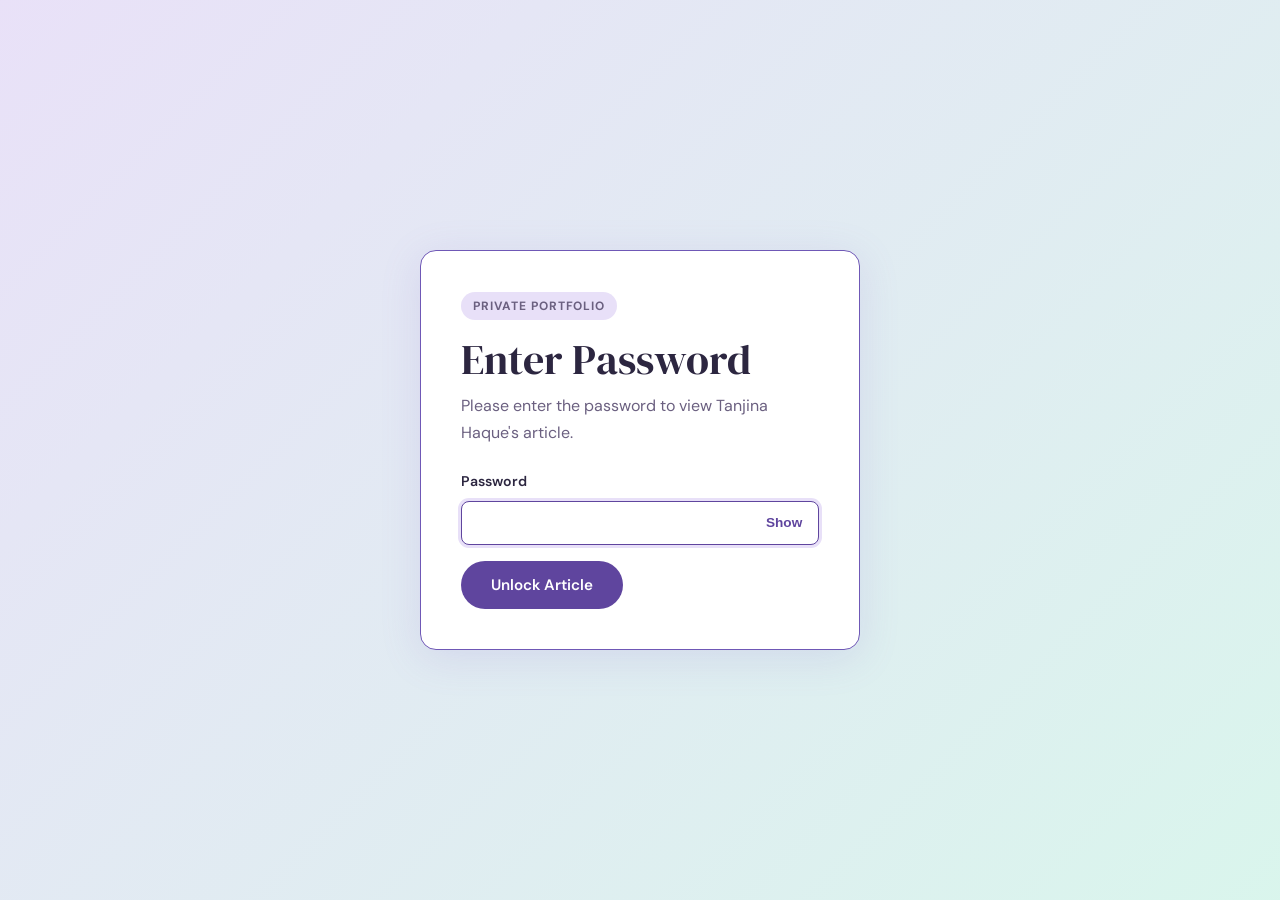
<file: article-severity-user-impact-priority.html>
<!DOCTYPE html>
<html lang="en">
<head>
  <meta charset="UTF-8" />
  <meta name="viewport" content="width=device-width, initial-scale=1.0" />
  <meta name="description" content="Article about accessibility severity, user impact, and priority by Tanjina Haque." />
  <title>Understanding Severity, User Impact, and Priority — Tanjina Haque</title>
  <link rel="stylesheet" href="style.css" />
  <link rel="preconnect" href="https://fonts.googleapis.com" />
  <link rel="preconnect" href="https://fonts.gstatic.com" crossorigin />
  <link href="https://fonts.googleapis.com/css2?family=DM+Serif+Display:ital@0;1&family=DM+Sans:wght@300;400;500;600&display=swap" rel="stylesheet" />
</head>
<body class="auth-locked">
  <div class="password-gate" id="password-gate" role="dialog" aria-labelledby="password-heading" aria-describedby="password-help" aria-modal="true">
    <form class="password-card" id="password-form">
      <p class="password-kicker">Private Portfolio</p>
      <h1 id="password-heading">Enter Password</h1>
      <p id="password-help">Please enter the password to view Tanjina Haque's article.</p>
      <div class="password-field">
        <label for="portfolio-password">Password</label>
        <div class="password-input-wrap">
          <input type="password" id="portfolio-password" name="portfolio-password" autocomplete="current-password" required />
          <button type="button" class="password-toggle" id="password-toggle" aria-label="Show password" aria-pressed="false">Show</button>
        </div>
      </div>
      <p class="password-error" id="password-error" role="alert" hidden>Incorrect password. Please try again.</p>
      <button type="submit" class="btn btn-primary">Unlock Article</button>
    </form>
  </div>
  <noscript><div class="password-noscript">JavaScript is required to unlock this article.</div></noscript>
  <a href="#main-content" class="skip-link">Skip to main content</a>
  <header role="banner">
    <nav aria-label="Article navigation">
      <div class="nav-inner"><a href="articles.html" class="article-back">Back to Articles</a><ul role="list">
          <li><a href="index.html#hero">Home</a></li>
          <li><a href="index.html#contact" class="nav-cta">Contact Me</a></li>
        </ul>
      </div>
    </nav>
  </header>
  <main id="main-content" class="article-main">
    <section class="article-hero" aria-labelledby="article-heading">
      <div class="container">
        <p class="hero-eyebrow">Accessibility Fundamentals</p>
        <h1 id="article-heading">Understanding Severity, User Impact, and Priority</h1>
        <p class="article-lead">A practical reference for helping product teams understand what accessibility severity means, how user impact should shape decisions, and why priority is more than a checklist score.</p>
        <div class="case-study-visual-grid" role="group" aria-label="Visual examples for severity, impact, and priority talking points">
          <figure class="case-visual">
            <div class="mock-panel" aria-hidden="true">
              <div class="mock-panel-body">
                <div class="mock-alert">Critical: cannot complete checkout</div>
                <div class="mock-line medium"></div>
                <div class="mock-line short"></div>
              </div>
            </div>
            <figcaption>Severity framed by the barrier blocking the task</figcaption>
          </figure>
          <figure class="case-visual">
            <div class="mock-panel" aria-hidden="true">
              <div class="mock-panel-body">
                <div class="mock-note">Screen reader user misses status update.</div>
                <div class="mock-note">Keyboard user cannot leave dialog.</div>
              </div>
            </div>
            <figcaption>User impact notes that explain who is affected</figcaption>
          </figure>
          <figure class="case-visual">
            <div class="mock-panel" aria-hidden="true">
              <div class="mock-panel-body">
                <div class="mock-table">
                  <div class="mock-table-cell header"></div><div class="mock-table-cell header"></div><div class="mock-table-cell header"></div>
                  <div class="mock-table-cell"></div><div class="mock-table-cell"></div><div class="mock-table-cell"></div>
                  <div class="mock-table-cell"></div><div class="mock-table-cell"></div><div class="mock-table-cell"></div>
                </div>
              </div>
            </div>
            <figcaption>Priority matrix balancing risk, timing, and ownership</figcaption>
          </figure>
        </div>
      </div>
    </section>
    <div class="container article-content">
      <section class="article-section" aria-labelledby="severity-heading">
        <h2 id="severity-heading">Severity Describes the Barrier</h2>
        <p>Severity should explain how much an issue blocks or disrupts a user. A severe issue is not just a failed requirement; it is a barrier that can prevent someone from completing a task, understanding information, or recovering from an error.</p>
        <ul role="list">
          <li>Critical issues block core tasks or create complete loss of access.</li>
          <li>High-severity issues create major friction, confusion, or risk in important workflows.</li>
          <li>Lower-severity issues still matter, especially when they repeat across components or templates.</li>
        </ul>
      </section>
      <section class="article-section" aria-labelledby="impact-heading">
        <h2 id="impact-heading">User Impact Gives the Issue Meaning</h2>
        <p>User impact connects the defect to the person affected. This helps product owners understand who is blocked, what assistive technology or interaction pattern is involved, and what the issue means in the context of the workflow.</p>
      </section>
      <section class="article-section" aria-labelledby="priority-heading">
        <h2 id="priority-heading">Priority Balances Risk, Timing, and Ownership</h2>
        <p>Priority is the decision about when the work should happen. It should consider severity, user impact, frequency, release timing, technical effort, and whether the same pattern creates repeated issues elsewhere.</p>
      </section>
    </div>
  </main>
  <footer role="contentinfo"><div class="container footer-inner"><p>&copy; <span id="year"></span> Tanjina Haque. Built with accessibility first.</p><nav aria-label="Footer navigation"><a href="articles.html">Articles</a><a href="index.html#contact">Contact Me</a></nav></div></footer>
  <script>
    const PORTFOLIO_PASSWORD = 'portfolio2026', AUTH_STORAGE_KEY = 'portfolioUnlocked';
    const passwordGate = document.getElementById('password-gate'), passwordForm = document.getElementById('password-form'), passwordInput = document.getElementById('portfolio-password'), passwordError = document.getElementById('password-error'), passwordToggle = document.getElementById('password-toggle');
    function unlockPortfolio(){document.body.classList.remove('auth-locked');passwordGate.hidden=true;sessionStorage.setItem(AUTH_STORAGE_KEY,'true');}
    if(sessionStorage.getItem(AUTH_STORAGE_KEY)==='true'){unlockPortfolio();}else{passwordInput.focus();}
    passwordForm.addEventListener('submit',event=>{event.preventDefault();if(passwordInput.value===PORTFOLIO_PASSWORD){unlockPortfolio();const mainContent=document.getElementById('main-content');mainContent.setAttribute('tabindex','-1');mainContent.focus();return;}passwordError.hidden=false;passwordInput.value='';passwordInput.focus();});
    passwordToggle.addEventListener('click',()=>{const isVisible=passwordInput.type==='text';passwordInput.type=isVisible?'password':'text';passwordToggle.setAttribute('aria-label',isVisible?'Show password':'Hide password');passwordToggle.setAttribute('aria-pressed',String(!isVisible));passwordToggle.textContent=isVisible?'Show':'Hide';});
    document.getElementById('year').textContent = new Date().getFullYear();
  </script>
</body>
</html>
</file>
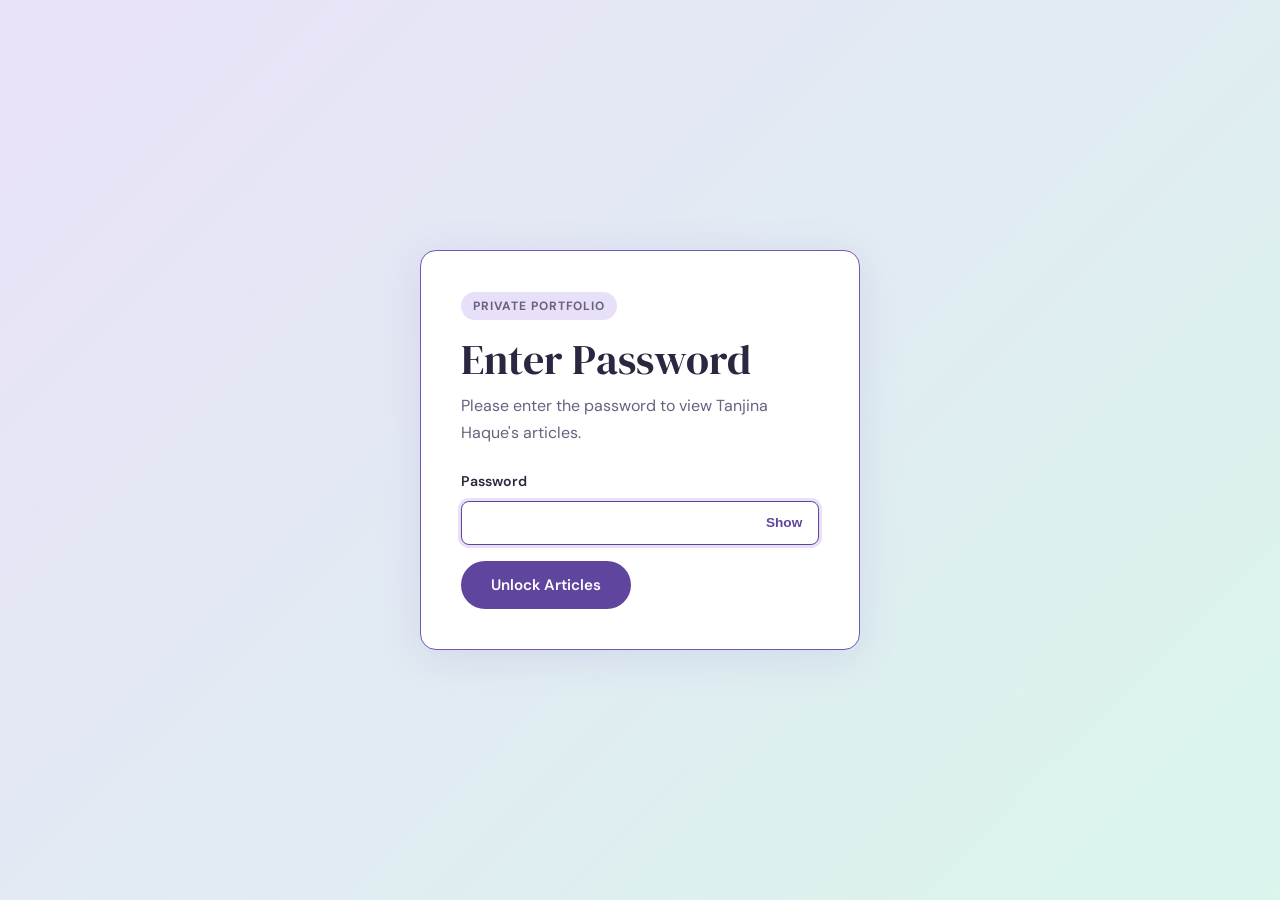
<file: articles.html>
<!DOCTYPE html>
<html lang="en">
<head>
  <meta charset="UTF-8" />
  <meta name="viewport" content="width=device-width, initial-scale=1.0" />
  <meta name="description" content="Accessibility articles by Tanjina Haque." />
  <title>Articles — Tanjina Haque</title>
  <link rel="stylesheet" href="style.css" />
  <link rel="preconnect" href="https://fonts.googleapis.com" />
  <link rel="preconnect" href="https://fonts.gstatic.com" crossorigin />
  <link href="https://fonts.googleapis.com/css2?family=DM+Serif+Display:ital@0;1&family=DM+Sans:wght@300;400;500;600&display=swap" rel="stylesheet" />
</head>
<body class="auth-locked">
  <div class="password-gate" id="password-gate" role="dialog" aria-labelledby="password-heading" aria-describedby="password-help" aria-modal="true">
    <form class="password-card" id="password-form">
      <p class="password-kicker">Private Portfolio</p>
      <h1 id="password-heading">Enter Password</h1>
      <p id="password-help">Please enter the password to view Tanjina Haque's articles.</p>
      <div class="password-field">
        <label for="portfolio-password">Password</label>
        <div class="password-input-wrap">
          <input type="password" id="portfolio-password" name="portfolio-password" autocomplete="current-password" required />
          <button type="button" class="password-toggle" id="password-toggle" aria-label="Show password" aria-pressed="false">Show</button>
        </div>
      </div>
      <p class="password-error" id="password-error" role="alert" hidden>Incorrect password. Please try again.</p>
      <button type="submit" class="btn btn-primary">Unlock Articles</button>
    </form>
  </div>

  <noscript><div class="password-noscript">JavaScript is required to unlock these articles.</div></noscript>
  <a href="#main-content" class="skip-link">Skip to main content</a>

  <header role="banner">
    <nav aria-label="Article navigation">
      <div class="nav-inner">
        <a href="index.html#articles" class="article-back">Back to Articles</a>
        <ul role="list">
          <li><a href="index.html#hero">Home</a></li>
          <li><a href="index.html#contact" class="nav-cta">Contact Me</a></li>
        </ul>
      </div>
    </nav>
  </header>

  <main id="main-content" class="article-main">
    <section class="article-hero" aria-labelledby="article-heading">
      <div class="container">
        <p class="hero-eyebrow">Accessibility Articles</p>
        <h1 id="article-heading">Articles</h1>
        <p class="article-lead">A collection of practical accessibility articles for product teams, designers, developers, and QA partners. These pieces explain common barriers, testing approaches, prioritization decisions, and handoff practices so accessibility work is easier to understand, discuss, and act on.</p>
      </div>
    </section>

    <section class="container article-content" aria-label="All articles">
      <div class="articles-grid" role="list">
        <article class="article-card" role="listitem">
          <p class="article-kicker">Accessibility Fundamentals</p>
          <h2>Understanding Severity, User Impact, and Priority</h2>
          <p>A practical guide for helping product teams understand why accessibility issues matter and how to prioritize them responsibly.</p>
          <a href="article-severity-user-impact-priority.html" class="article-link" aria-label="Read Understanding Severity, User Impact, and Priority article">Read article</a>
        </article>
        <article class="article-card" role="listitem">
          <p class="article-kicker">Product Workflows</p>
          <h2>Finding Accessibility Issues Earlier in the Sprint</h2>
          <p>How teams can move accessibility into discovery, design review, acceptance criteria, and QA planning.</p>
          <a href="article-accessibility-earlier-in-sprint.html" class="article-link" aria-label="Read Finding Accessibility Issues Earlier in the Sprint article">Read article</a>
        </article>
        <article class="article-card" role="listitem">
          <p class="article-kicker">Developer Handoff</p>
          <h2>Writing Accessibility Bugs Developers Can Act On</h2>
          <p>What to include in accessibility bugs so findings are clear, reproducible, and easier to validate.</p>
          <a href="article-accessibility-bugs-developers-can-act-on.html" class="article-link" aria-label="Read Writing Accessibility Bugs Developers Can Act On article">Read article</a>
        </article>
        <article class="article-card" role="listitem">
          <p class="article-kicker">Code Quality</p>
          <h2>The Importance of Semantic HTML</h2>
          <p>Why native elements, headings, landmarks, lists, and buttons create a stronger foundation for assistive technology users.</p>
          <a href="article-semantic-html-importance.html" class="article-link" aria-label="Read The Importance of Semantic HTML article">Read article</a>
        </article>
        <article class="article-card" role="listitem">
          <p class="article-kicker">Testing Strategy</p>
          <h2>Why Manual Accessibility Testing Is Crucial</h2>
          <p>How manual testing catches workflow, screen reader, keyboard, and cognitive barriers automated scans cannot reliably detect.</p>
          <a href="article-manual-accessibility-testing-crucial.html" class="article-link" aria-label="Read Why Manual Accessibility Testing Is Crucial article">Read article</a>
        </article>
        <article class="article-card" role="listitem">
          <p class="article-kicker">Forms</p>
          <h2>Accessible Forms: Labels, Errors, and Instructions</h2>
          <p>Real examples of form patterns that help users understand requirements, recover from errors, and complete tasks confidently.</p>
          <a href="article-accessible-forms-labels-errors.html" class="article-link" aria-label="Read Accessible Forms: Labels, Errors, and Instructions article">Read article</a>
        </article>
        <article class="article-card" role="listitem">
          <p class="article-kicker">Keyboard Access</p>
          <h2>Keyboard Accessibility Beyond the Tab Key</h2>
          <p>What to test beyond tab order, including escape behavior, arrow-key patterns, focus return, and keyboard traps.</p>
          <a href="article-keyboard-accessibility-beyond-tab.html" class="article-link" aria-label="Read Keyboard Accessibility Beyond the Tab Key article">Read article</a>
        </article>
        <article class="article-card" role="listitem">
          <p class="article-kicker">Screen Readers</p>
          <h2>Screen Reader Testing Without Guesswork</h2>
          <p>A practical approach to testing names, roles, states, announcements, navigation structure, and real task completion.</p>
          <a href="article-screen-reader-testing-without-guesswork.html" class="article-link" aria-label="Read Screen Reader Testing Without Guesswork article">Read article</a>
        </article>
        <article class="article-card" role="listitem">
          <p class="article-kicker">Interaction Design</p>
          <h2>Designing Accessible Focus States</h2>
          <p>How visible focus indicators support keyboard users and how teams can design focus states that meet contrast and visibility needs.</p>
          <a href="article-designing-accessible-focus-states.html" class="article-link" aria-label="Read Designing Accessible Focus States article">Read article</a>
        </article>
      </div>
    </section>
  </main>

  <footer role="contentinfo">
    <div class="container footer-inner">
      <p>&copy; <span id="year"></span> Tanjina Haque. Built with accessibility first.</p>
      <nav aria-label="Footer navigation">
        <a href="index.html#articles">Articles</a>
        <a href="index.html#contact">Contact Me</a>
      </nav>
    </div>
  </footer>

  <script>
    const PORTFOLIO_PASSWORD = 'portfolio2026';
    const AUTH_STORAGE_KEY = 'portfolioUnlocked';
    const passwordGate = document.getElementById('password-gate');
    const passwordForm = document.getElementById('password-form');
    const passwordInput = document.getElementById('portfolio-password');
    const passwordError = document.getElementById('password-error');
    const passwordToggle = document.getElementById('password-toggle');

    function unlockPortfolio() {
      document.body.classList.remove('auth-locked');
      passwordGate.hidden = true;
      sessionStorage.setItem(AUTH_STORAGE_KEY, 'true');
    }

    if (sessionStorage.getItem(AUTH_STORAGE_KEY) === 'true') {
      unlockPortfolio();
    } else {
      passwordInput.focus();
    }

    passwordForm.addEventListener('submit', event => {
      event.preventDefault();
      if (passwordInput.value === PORTFOLIO_PASSWORD) {
        unlockPortfolio();
        const mainContent = document.getElementById('main-content');
        mainContent.setAttribute('tabindex', '-1');
        mainContent.focus();
        return;
      }

      passwordError.hidden = false;
      passwordInput.value = '';
      passwordInput.focus();
    });

    passwordToggle.addEventListener('click', () => {
      const isVisible = passwordInput.type === 'text';
      passwordInput.type = isVisible ? 'password' : 'text';
      passwordToggle.setAttribute('aria-label', isVisible ? 'Show password' : 'Hide password');
      passwordToggle.setAttribute('aria-pressed', String(!isVisible));
      passwordToggle.textContent = isVisible ? 'Show' : 'Hide';
    });

    document.getElementById('year').textContent = new Date().getFullYear();
  </script>
</body>
</html>
</file>
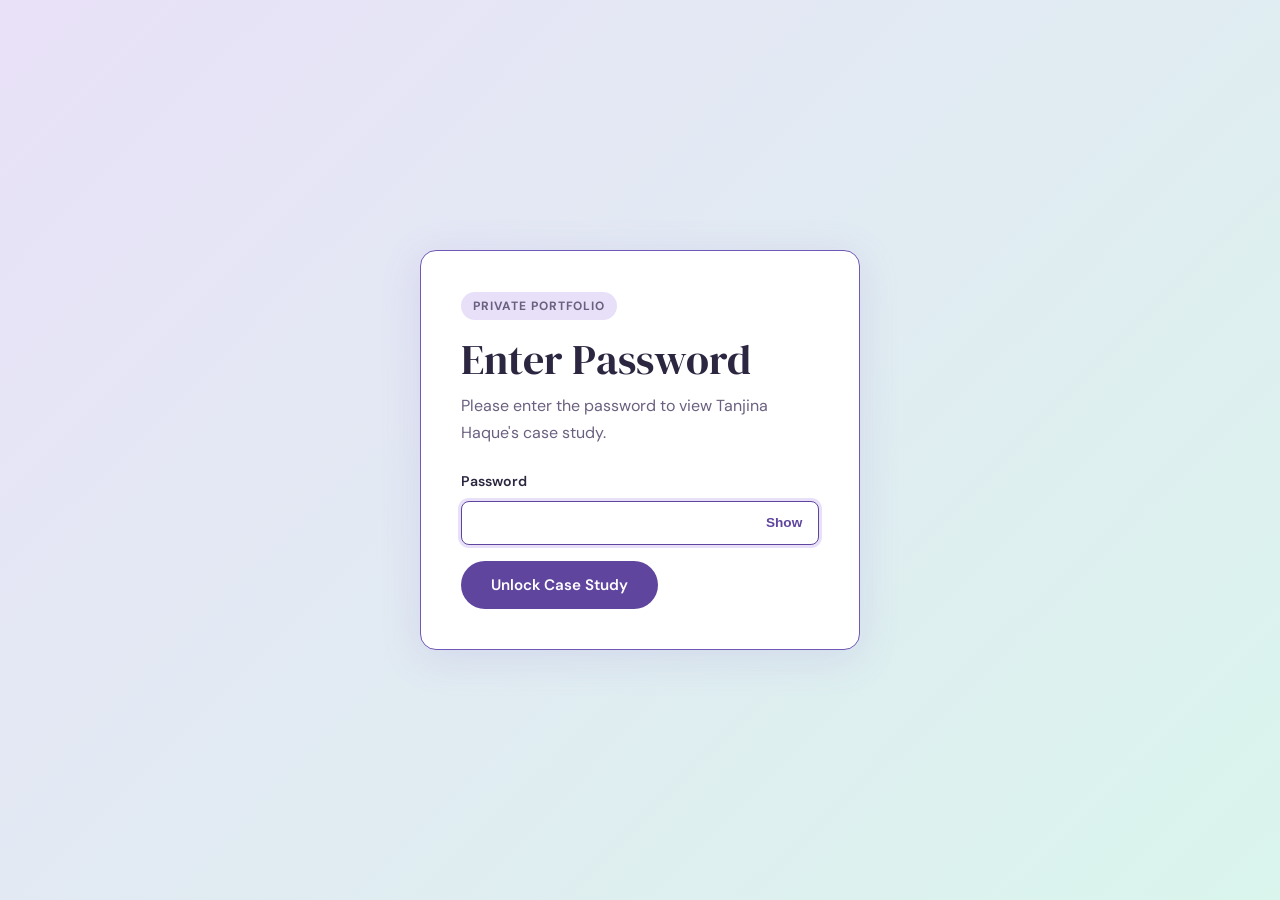
<file: case-study-checkout-remediation.html>
<!DOCTYPE html>
<html lang="en">
<head>
  <meta charset="UTF-8" />
  <meta name="viewport" content="width=device-width, initial-scale=1.0" />
  <meta name="description" content="Case study for an accessible e-commerce checkout remediation by Tanjina Haque." />
  <title>Case Study: Checkout Flow Remediation — Tanjina Haque</title>
  <link rel="stylesheet" href="style.css" />
  <link rel="preconnect" href="https://fonts.googleapis.com" />
  <link rel="preconnect" href="https://fonts.gstatic.com" crossorigin />
  <link href="https://fonts.googleapis.com/css2?family=DM+Serif+Display:ital@0;1&family=DM+Sans:wght@300;400;500;600&display=swap" rel="stylesheet" />
</head>
<body class="auth-locked">

  <!-- Password Gate -->
  <div class="password-gate" id="password-gate" role="dialog" aria-labelledby="password-heading" aria-describedby="password-help" aria-modal="true">
    <form class="password-card" id="password-form">
      <p class="password-kicker">Private Portfolio</p>
      <h1 id="password-heading">Enter Password</h1>
      <p id="password-help">Please enter the password to view Tanjina Haque's case study.</p>
      <div class="password-field">
        <label for="portfolio-password">Password</label>
        <div class="password-input-wrap">
          <input type="password" id="portfolio-password" name="portfolio-password" autocomplete="current-password" required />
          <button type="button" class="password-toggle" id="password-toggle" aria-label="Show password" aria-pressed="false">Show</button>
        </div>
      </div>
      <p class="password-error" id="password-error" role="alert" hidden>Incorrect password. Please try again.</p>
      <button type="submit" class="btn btn-primary">Unlock Case Study</button>
    </form>
  </div>

  <noscript>
    <div class="password-noscript">
      JavaScript is required to unlock this case study.
    </div>
  </noscript>

  <a href="#main-content" class="skip-link">Skip to main content</a>

  <header role="banner">
    <nav aria-label="Case study navigation">
      <div class="nav-inner">
        <a href="index.html#work" class="case-study-back">Back to Featured Work</a>
        <ul role="list">
          <li><a href="index.html#hero">Home</a></li>
          <li><a href="index.html#contact" class="nav-cta">Contact Me</a></li>
        </ul>
      </div>
    </nav>
  </header>

  <main id="main-content" class="case-study-main">
    <section class="case-study-hero" aria-labelledby="case-study-heading">
      <div class="container">
        <p class="hero-eyebrow">Accessibility Case Study</p>
        <h1 id="case-study-heading">Checkout Flow Remediation</h1>
        <p class="case-study-lead">A focused accessibility remediation effort for a high-traffic e-commerce checkout where keyboard traps and focus failures were preventing customers from completing purchases.</p>
        <dl class="case-study-meta">
          <div>
            <dt>Role</dt>
            <dd>Accessibility Analyst</dd>
          </div>
          <div>
            <dt>Timeline</dt>
            <dd>2 Sprints</dd>
          </div>
          <div>
            <dt>Scope</dt>
            <dd>Checkout Flow</dd>
          </div>
          <div>
            <dt>Standards</dt>
            <dd>WCAG 2.1 AA</dd>
          </div>
        </dl>
        <div class="case-study-visual-grid" role="group" aria-label="Placeholder visuals for the checkout remediation">
          <figure class="case-visual">
            <div class="mock-panel" aria-hidden="true">
              <div class="mock-panel-header"><span></span><span></span><span></span></div>
              <div class="mock-panel-body">
                <div class="mock-flow">
                  <div class="mock-flow-step active"></div>
                  <div class="mock-flow-step"></div>
                  <div class="mock-flow-step"></div>
                  <div class="mock-flow-step"></div>
                </div>
                <div class="mock-field"></div>
                <div class="mock-field mock-focus"></div>
                <div class="mock-button"></div>
              </div>
            </div>
            <figcaption>Checkout stepper placeholder with visible focus treatment</figcaption>
          </figure>
          <figure class="case-visual">
            <div class="mock-panel" aria-hidden="true">
              <div class="mock-panel-body">
                <div class="mock-card-stack">
                  <div class="mock-card"><div class="mock-card-line"></div><div class="mock-card-line short"></div></div>
                  <div class="mock-card mock-focus"><div class="mock-card-line medium"></div><div class="mock-card-line"></div></div>
                  <div class="mock-note">Focus returns to triggering control after modal closes.</div>
                </div>
              </div>
            </div>
            <figcaption>Modal focus trap placeholder for keyboard remediation</figcaption>
          </figure>
          <figure class="case-visual">
            <div class="mock-panel" aria-hidden="true">
              <div class="mock-panel-header"><span></span><span></span><span></span></div>
              <div class="mock-panel-body">
                <div class="mock-line medium"></div>
                <div class="mock-field"></div>
                <div class="mock-field mock-focus"></div>
                <div class="mock-alert">Payment error associated with card number</div>
              </div>
            </div>
            <figcaption>Payment form placeholder for error association testing</figcaption>
          </figure>
        </div>
      </div>
    </section>

    <div class="container case-study-content">
      <section class="case-study-section" aria-labelledby="overview-heading">
        <h2 id="overview-heading">Overview</h2>
        <p>The checkout flow served roughly 40K monthly users and included cart review, shipping, payment, promotions, account sign-in, and confirmation steps. I audited the flow, isolated blockers, and partnered with developers to validate remediation across each checkout step.</p>
      </section>

      <section class="case-study-section" aria-labelledby="challenge-heading">
        <h2 id="challenge-heading">Challenge</h2>
        <p>The most urgent barrier was a keyboard trap in the multi-step checkout, but the larger issue was inconsistent focus behavior across overlays, validation messages, and step transitions.</p>
        <ul class="case-study-list" role="list">
          <li>Keyboard users could not reliably exit promotional and payment overlays.</li>
          <li>Focus sometimes moved behind modals or returned to the wrong step.</li>
          <li>Error messages were visually clear but not consistently associated with fields.</li>
          <li>Progress updates were not always announced after step changes.</li>
        </ul>
      </section>

      <section class="case-study-section" aria-labelledby="process-heading">
        <h2 id="process-heading">Process</h2>
        <ul class="case-study-list" role="list">
          <li>Reproduced the keyboard trap and documented the exact tab sequence that caused it.</li>
          <li>Mapped expected focus behavior for each checkout step, modal, validation event, and confirmation state.</li>
          <li>Reviewed ARIA attributes, field labels, live regions, and error associations.</li>
          <li>Created regression checks for keyboard-only, screen reader, zoom, and mobile viewport testing.</li>
          <li>Validated fixes with developers before release and again after deployment.</li>
        </ul>
        <div class="case-study-visual-grid case-study-visual-grid--two" role="group" aria-label="Placeholder remediation visuals">
          <figure class="case-visual">
            <div class="mock-panel" aria-hidden="true">
              <div class="mock-panel-body">
                <div class="mock-flow">
                  <div class="mock-flow-step"></div>
                  <div class="mock-flow-step active"></div>
                  <div class="mock-flow-step"></div>
                  <div class="mock-flow-step"></div>
                </div>
                <div class="mock-note">Expected tab sequence documented for each checkout state.</div>
                <div class="mock-line medium"></div>
              </div>
            </div>
            <figcaption>Keyboard path map placeholder for checkout regression checks</figcaption>
          </figure>
          <figure class="case-visual">
            <div class="mock-panel" aria-hidden="true">
              <div class="mock-panel-body">
                <ul class="mock-checklist" role="list">
                  <li>Overlay escape behavior verified</li>
                  <li>Focus restoration confirmed</li>
                  <li>Errors announced with field context</li>
                  <li>Step changes announced consistently</li>
                </ul>
              </div>
            </div>
            <figcaption>Regression checklist placeholder for remediation validation</figcaption>
          </figure>
        </div>
      </section>

      <section class="case-study-section" aria-labelledby="findings-heading">
        <h2 id="findings-heading">Key Findings</h2>
        <ul class="case-study-list" role="list">
          <li>Modal focus trapping was incomplete and did not restore focus to the triggering control.</li>
          <li>Several disabled-looking controls remained keyboard-focusable.</li>
          <li>Payment field errors needed stronger programmatic relationships and clearer recovery instructions.</li>
          <li>Step changes needed consistent headings, focus targets, and status announcements.</li>
        </ul>
      </section>

      <section class="case-study-callout" aria-labelledby="results-heading">
        <h2 id="results-heading">Impact</h2>
        <ul class="case-study-results" role="list">
          <li><strong>6</strong> checkout steps verified with keyboard trap remediation.</li>
          <li><strong>100%</strong> focus management coverage for audited modal and step-change patterns.</li>
          <li><strong>8%</strong> conversion uplift after checkout accessibility fixes shipped.</li>
        </ul>
      </section>

      <section class="case-study-section" aria-labelledby="reflection-heading">
        <h2 id="reflection-heading">Reflection</h2>
        <p>This project reinforced how accessibility defects can become business defects too. Fixing keyboard and focus behavior did not only help customers using assistive technology; it made the checkout flow more predictable for everyone.</p>
      </section>
    </div>
  </main>

  <footer role="contentinfo">
    <div class="container footer-inner">
      <p>&copy; <span id="year"></span> Tanjina Haque. Built with accessibility first.</p>
      <nav aria-label="Footer navigation">
        <a href="index.html#work">Featured Work</a>
        <a href="index.html#contact">Contact Me</a>
      </nav>
    </div>
  </footer>

  <script>
    // Password protection
    const PORTFOLIO_PASSWORD = 'portfolio2026';
    const AUTH_STORAGE_KEY = 'portfolioUnlocked';
    const passwordGate = document.getElementById('password-gate');
    const passwordForm = document.getElementById('password-form');
    const passwordInput = document.getElementById('portfolio-password');
    const passwordError = document.getElementById('password-error');
    const passwordToggle = document.getElementById('password-toggle');

    function unlockPortfolio() {
      document.body.classList.remove('auth-locked');
      passwordGate.hidden = true;
      sessionStorage.setItem(AUTH_STORAGE_KEY, 'true');
    }

    if (sessionStorage.getItem(AUTH_STORAGE_KEY) === 'true') {
      unlockPortfolio();
    } else {
      passwordInput.focus();
    }

    passwordForm.addEventListener('submit', event => {
      event.preventDefault();
      if (passwordInput.value === PORTFOLIO_PASSWORD) {
        unlockPortfolio();
        const mainContent = document.getElementById('main-content');
        mainContent.setAttribute('tabindex', '-1');
        mainContent.focus();
        return;
      }

      passwordError.hidden = false;
      passwordInput.value = '';
      passwordInput.focus();
    });

    passwordToggle.addEventListener('click', () => {
      const isVisible = passwordInput.type === 'text';
      passwordInput.type = isVisible ? 'password' : 'text';
      passwordToggle.setAttribute('aria-label', isVisible ? 'Show password' : 'Hide password');
      passwordToggle.setAttribute('aria-pressed', String(!isVisible));
      passwordToggle.textContent = isVisible ? 'Show' : 'Hide';
    });

    document.getElementById('year').textContent = new Date().getFullYear();
  </script>

</body>
</html>
</file>
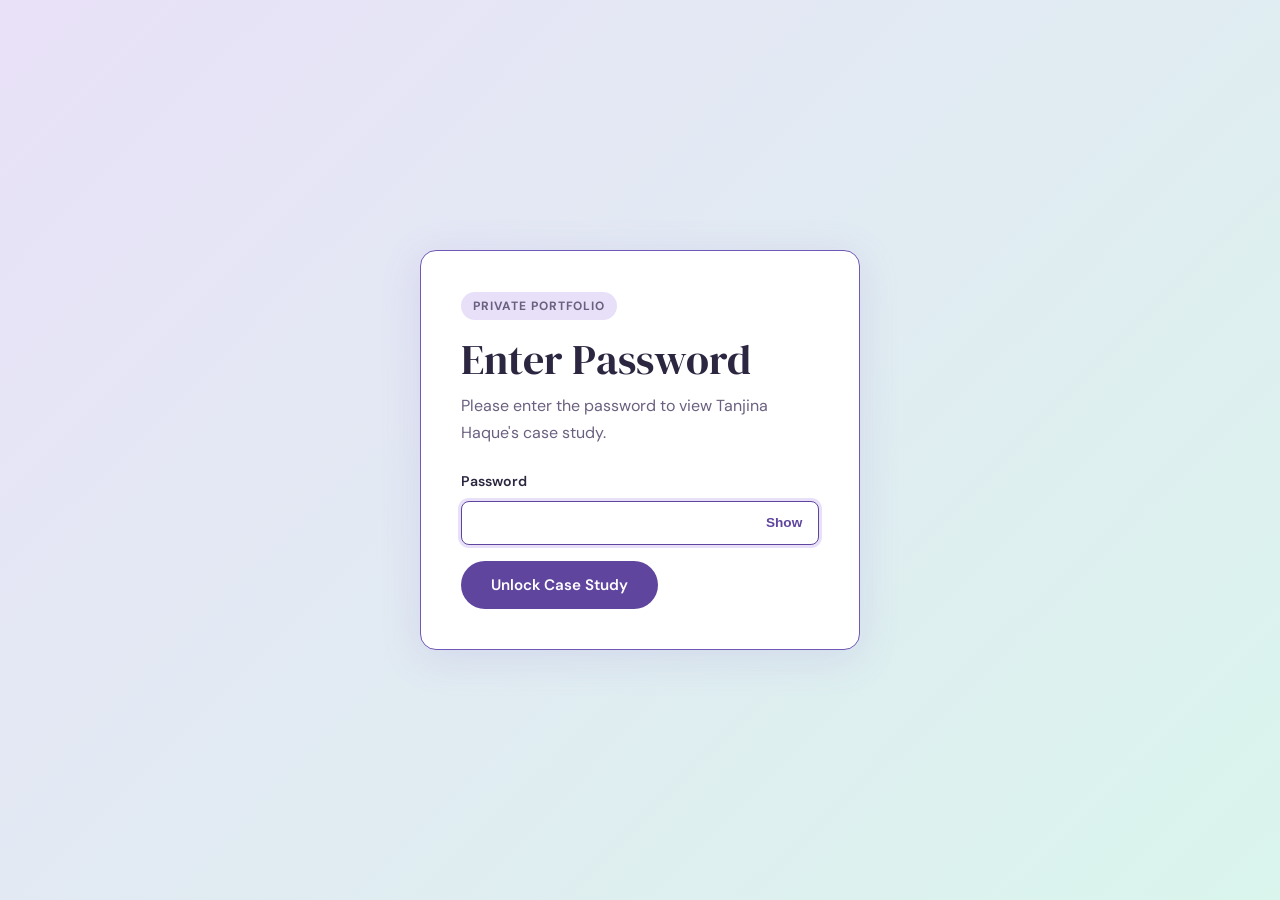
<file: case-study-patient-portal.html>
<!DOCTYPE html>
<html lang="en">
<head>
  <meta charset="UTF-8" />
  <meta name="viewport" content="width=device-width, initial-scale=1.0" />
  <meta name="description" content="Case study for an accessible patient portal redesign by Tanjina Haque." />
  <title>Case Study: Patient Portal Redesign — Tanjina Haque</title>
  <link rel="stylesheet" href="style.css" />
  <link rel="preconnect" href="https://fonts.googleapis.com" />
  <link rel="preconnect" href="https://fonts.gstatic.com" crossorigin />
  <link href="https://fonts.googleapis.com/css2?family=DM+Serif+Display:ital@0;1&family=DM+Sans:wght@300;400;500;600&display=swap" rel="stylesheet" />
</head>
<body class="auth-locked">

  <!-- Password Gate -->
  <div class="password-gate" id="password-gate" role="dialog" aria-labelledby="password-heading" aria-describedby="password-help" aria-modal="true">
    <form class="password-card" id="password-form">
      <p class="password-kicker">Private Portfolio</p>
      <h1 id="password-heading">Enter Password</h1>
      <p id="password-help">Please enter the password to view Tanjina Haque's case study.</p>
      <div class="password-field">
        <label for="portfolio-password">Password</label>
        <div class="password-input-wrap">
          <input type="password" id="portfolio-password" name="portfolio-password" autocomplete="current-password" required />
          <button type="button" class="password-toggle" id="password-toggle" aria-label="Show password" aria-pressed="false">Show</button>
        </div>
      </div>
      <p class="password-error" id="password-error" role="alert" hidden>Incorrect password. Please try again.</p>
      <button type="submit" class="btn btn-primary">Unlock Case Study</button>
    </form>
  </div>

  <noscript>
    <div class="password-noscript">
      JavaScript is required to unlock this case study.
    </div>
  </noscript>

  <a href="#main-content" class="skip-link">Skip to main content</a>

  <header role="banner">
    <nav aria-label="Case study navigation">
      <div class="nav-inner">
        <a href="index.html#work" class="case-study-back">Back to Featured Work</a>
        <ul role="list">
          <li><a href="index.html#hero">Home</a></li>
          <li><a href="index.html#contact" class="nav-cta">Contact Me</a></li>
        </ul>
      </div>
    </nav>
  </header>

  <main id="main-content" class="case-study-main">
    <section class="case-study-hero" aria-labelledby="case-study-heading">
      <div class="container">
        <p class="hero-eyebrow">Accessibility Case Study</p>
        <h1 id="case-study-heading">Patient Portal Redesign</h1>
        <p class="case-study-lead">An embedded accessibility partnership for a healthcare portal redesign, focused on appointment management, secure messages, test results, and billing workflows.</p>
        <dl class="case-study-meta">
          <div>
            <dt>Role</dt>
            <dd>Accessibility Analyst</dd>
          </div>
          <div>
            <dt>Timeline</dt>
            <dd>Discovery to Launch</dd>
          </div>
          <div>
            <dt>Scope</dt>
            <dd>Responsive Portal</dd>
          </div>
          <div>
            <dt>Standards</dt>
            <dd>WCAG 2.1 AA</dd>
          </div>
        </dl>
        <div class="case-study-visual-grid" role="group" aria-label="Placeholder visuals for the patient portal redesign">
          <figure class="case-visual">
            <div class="mock-panel" aria-hidden="true">
              <div class="mock-panel-header"><span></span><span></span><span></span></div>
              <div class="mock-panel-body">
                <div class="mock-line medium"></div>
                <div class="mock-card-stack">
                  <div class="mock-card"><div class="mock-card-line"></div><div class="mock-card-line short"></div></div>
                  <div class="mock-card"><div class="mock-card-line medium"></div><div class="mock-card-line"></div></div>
                  <div class="mock-card mock-focus"><div class="mock-card-line"></div><div class="mock-card-line short"></div></div>
                </div>
              </div>
            </div>
            <figcaption>Portal dashboard placeholder with focusable patient tasks</figcaption>
          </figure>
          <figure class="case-visual">
            <div class="mock-panel" aria-hidden="true">
              <div class="mock-panel-header"><span></span><span></span><span></span></div>
              <div class="mock-panel-body">
                <div class="mock-table">
                  <div class="mock-table-cell header"></div><div class="mock-table-cell header"></div><div class="mock-table-cell header"></div>
                  <div class="mock-table-cell"></div><div class="mock-table-cell"></div><div class="mock-table-cell"></div>
                  <div class="mock-table-cell"></div><div class="mock-table-cell"></div><div class="mock-table-cell"></div>
                  <div class="mock-table-cell"></div><div class="mock-table-cell"></div><div class="mock-table-cell"></div>
                </div>
              </div>
            </div>
            <figcaption>Lab results table placeholder for header relationship testing</figcaption>
          </figure>
          <figure class="case-visual">
            <div class="mock-panel" aria-hidden="true">
              <div class="mock-panel-body">
                <div class="mock-device">
                  <div class="mock-card-stack">
                    <div class="mock-line short"></div>
                    <div class="mock-alert">Appointment reminder</div>
                    <div class="mock-field mock-focus"></div>
                    <div class="mock-button"></div>
                  </div>
                </div>
              </div>
            </div>
            <figcaption>Mobile appointment card placeholder for touch target review</figcaption>
          </figure>
        </div>
      </div>
    </section>

    <div class="container case-study-content">
      <section class="case-study-section" aria-labelledby="overview-heading">
        <h2 id="overview-heading">Overview</h2>
        <p>The healthcare team wanted accessibility built into the redesign instead of audited only at the end. I worked with product, design, engineering, and QA to define accessibility requirements, review patterns, test prototypes, and validate production-ready flows before launch.</p>
      </section>

      <section class="case-study-section" aria-labelledby="challenge-heading">
        <h2 id="challenge-heading">Challenge</h2>
        <p>Patient portals contain sensitive, high-stakes information. People need to understand appointments, medication instructions, lab results, and billing actions without confusion or assistive technology barriers.</p>
        <ul class="case-study-list" role="list">
          <li>Clinical information needed clear headings, landmarks, and reading order.</li>
          <li>Message threads and alerts needed accessible status communication.</li>
          <li>Complex tables for results and billing needed meaningful structure.</li>
          <li>Mobile layouts needed to preserve labels, instructions, and action clarity.</li>
        </ul>
      </section>

      <section class="case-study-section" aria-labelledby="process-heading">
        <h2 id="process-heading">Process</h2>
        <ul class="case-study-list" role="list">
          <li>Reviewed wireframes and prototypes for navigation, hierarchy, touch targets, and focus flow.</li>
          <li>Defined accessibility acceptance criteria for core components before development.</li>
          <li>Tested interactive prototypes and coded builds with keyboard, VoiceOver, NVDA, and zoom.</li>
          <li>Partnered with designers on contrast, typography, form states, and error messaging.</li>
          <li>Created QA checklists so accessibility verification became part of release readiness.</li>
        </ul>
        <div class="case-study-visual-grid case-study-visual-grid--two" role="group" aria-label="Placeholder design and QA visuals">
          <figure class="case-visual">
            <div class="mock-panel" aria-hidden="true">
              <div class="mock-panel-body mock-annotation">
                <div class="mock-card">
                  <div class="mock-card-line"></div>
                  <div class="mock-card-line medium"></div>
                  <div class="mock-card-line short"></div>
                </div>
                <div class="mock-note">Role: button<br />Name: View results<br />State: expanded</div>
                <div class="mock-note">Focus order: card title, status, primary action</div>
                <div class="mock-card mock-focus">
                  <div class="mock-card-line"></div>
                  <div class="mock-card-line short"></div>
                </div>
              </div>
            </div>
            <figcaption>Figma annotation placeholder for component requirements</figcaption>
          </figure>
          <figure class="case-visual">
            <div class="mock-panel" aria-hidden="true">
              <div class="mock-panel-body">
                <ul class="mock-checklist" role="list">
                  <li>Keyboard path verified</li>
                  <li>Landmarks and headings checked</li>
                  <li>Table structure reviewed</li>
                  <li>Mobile states validated</li>
                </ul>
              </div>
            </div>
            <figcaption>Release checklist placeholder for accessibility QA</figcaption>
          </figure>
        </div>
      </section>

      <section class="case-study-section" aria-labelledby="findings-heading">
        <h2 id="findings-heading">Key Findings</h2>
        <ul class="case-study-list" role="list">
          <li>Some alert banners were visually prominent but not announced to screen readers.</li>
          <li>Lab result tables needed stronger header relationships and responsive behavior.</li>
          <li>Several icon-only actions needed accessible names and clearer visible context.</li>
          <li>Focus states needed stronger contrast across the design system.</li>
        </ul>
      </section>

      <section class="case-study-callout" aria-labelledby="results-heading">
        <h2 id="results-heading">Impact</h2>
        <ul class="case-study-results" role="list">
          <li><strong>0</strong> critical accessibility issues remained at launch.</li>
          <li><strong>100%</strong> color contrast pass rate for audited components.</li>
          <li><strong>Full</strong> ARIA landmark structure implemented across key templates.</li>
        </ul>
      </section>

      <section class="case-study-section" aria-labelledby="reflection-heading">
        <h2 id="reflection-heading">Reflection</h2>
        <p>This project showed the value of accessibility analysis during design, not just after development. By shaping components and acceptance criteria early, the team avoided expensive rework and launched with a more reliable experience for patients.</p>
      </section>
    </div>
  </main>

  <footer role="contentinfo">
    <div class="container footer-inner">
      <p>&copy; <span id="year"></span> Tanjina Haque. Built with accessibility first.</p>
      <nav aria-label="Footer navigation">
        <a href="index.html#work">Featured Work</a>
        <a href="index.html#contact">Contact Me</a>
      </nav>
    </div>
  </footer>

  <script>
    // Password protection
    const PORTFOLIO_PASSWORD = 'portfolio2026';
    const AUTH_STORAGE_KEY = 'portfolioUnlocked';
    const passwordGate = document.getElementById('password-gate');
    const passwordForm = document.getElementById('password-form');
    const passwordInput = document.getElementById('portfolio-password');
    const passwordError = document.getElementById('password-error');
    const passwordToggle = document.getElementById('password-toggle');

    function unlockPortfolio() {
      document.body.classList.remove('auth-locked');
      passwordGate.hidden = true;
      sessionStorage.setItem(AUTH_STORAGE_KEY, 'true');
    }

    if (sessionStorage.getItem(AUTH_STORAGE_KEY) === 'true') {
      unlockPortfolio();
    } else {
      passwordInput.focus();
    }

    passwordForm.addEventListener('submit', event => {
      event.preventDefault();
      if (passwordInput.value === PORTFOLIO_PASSWORD) {
        unlockPortfolio();
        const mainContent = document.getElementById('main-content');
        mainContent.setAttribute('tabindex', '-1');
        mainContent.focus();
        return;
      }

      passwordError.hidden = false;
      passwordInput.value = '';
      passwordInput.focus();
    });

    passwordToggle.addEventListener('click', () => {
      const isVisible = passwordInput.type === 'text';
      passwordInput.type = isVisible ? 'password' : 'text';
      passwordToggle.setAttribute('aria-label', isVisible ? 'Show password' : 'Hide password');
      passwordToggle.setAttribute('aria-pressed', String(!isVisible));
      passwordToggle.textContent = isVisible ? 'Show' : 'Hide';
    });

    document.getElementById('year').textContent = new Date().getFullYear();
  </script>

</body>
</html>
</file>
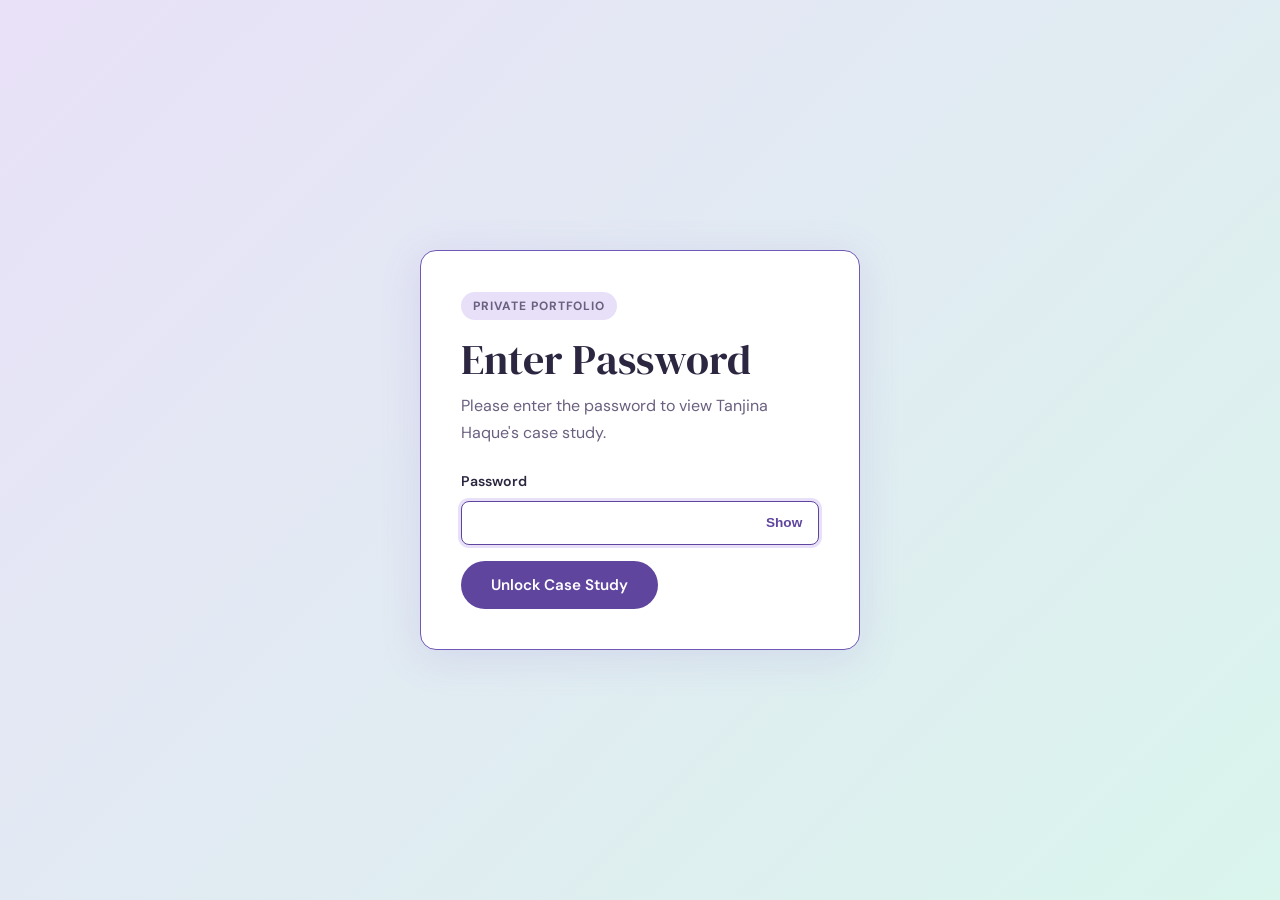
<file: case-study-state-benefits.html>
<!DOCTYPE html>
<html lang="en">
<head>
  <meta charset="UTF-8" />
  <meta name="viewport" content="width=device-width, initial-scale=1.0" />
  <meta name="description" content="Case study for a state benefits portal accessibility audit by Tanjina Haque." />
  <title>Case Study: State Benefits Portal Audit — Tanjina Haque</title>
  <link rel="stylesheet" href="style.css" />
  <link rel="preconnect" href="https://fonts.googleapis.com" />
  <link rel="preconnect" href="https://fonts.gstatic.com" crossorigin />
  <link href="https://fonts.googleapis.com/css2?family=DM+Serif+Display:ital@0;1&family=DM+Sans:wght@300;400;500;600&display=swap" rel="stylesheet" />
</head>
<body class="auth-locked">

  <!-- Password Gate -->
  <div class="password-gate" id="password-gate" role="dialog" aria-labelledby="password-heading" aria-describedby="password-help" aria-modal="true">
    <form class="password-card" id="password-form">
      <p class="password-kicker">Private Portfolio</p>
      <h1 id="password-heading">Enter Password</h1>
      <p id="password-help">Please enter the password to view Tanjina Haque's case study.</p>
      <div class="password-field">
        <label for="portfolio-password">Password</label>
        <div class="password-input-wrap">
          <input type="password" id="portfolio-password" name="portfolio-password" autocomplete="current-password" required />
          <button type="button" class="password-toggle" id="password-toggle" aria-label="Show password" aria-pressed="false">Show</button>
        </div>
      </div>
      <p class="password-error" id="password-error" role="alert" hidden>Incorrect password. Please try again.</p>
      <button type="submit" class="btn btn-primary">Unlock Case Study</button>
    </form>
  </div>

  <noscript>
    <div class="password-noscript">
      JavaScript is required to unlock this case study.
    </div>
  </noscript>

  <a href="#main-content" class="skip-link">Skip to main content</a>

  <header role="banner">
    <nav aria-label="Case study navigation">
      <div class="nav-inner">
        <a href="index.html#work" class="case-study-back">Back to Featured Work</a>
        <ul role="list">
          <li><a href="index.html#hero">Home</a></li>
          <li><a href="index.html#contact" class="nav-cta">Contact Me</a></li>
        </ul>
      </div>
    </nav>
  </header>

  <main id="main-content" class="case-study-main">
    <section class="case-study-hero" aria-labelledby="case-study-heading">
      <div class="container">
        <p class="hero-eyebrow">Accessibility Case Study</p>
        <h1 id="case-study-heading">State Benefits Portal Audit</h1>
        <p class="case-study-lead">A WCAG-focused audit and remediation partnership for a public benefits application serving millions of residents across eligibility, application, document upload, and status-check workflows.</p>
        <dl class="case-study-meta">
          <div>
            <dt>Role</dt>
            <dd>Accessibility Analyst</dd>
          </div>
          <div>
            <dt>Timeline</dt>
            <dd>3 Sprints</dd>
          </div>
          <div>
            <dt>Scope</dt>
            <dd>Web Portal</dd>
          </div>
          <div>
            <dt>Standards</dt>
            <dd>WCAG 2.1 AA</dd>
          </div>
        </dl>
        <div class="case-study-visual-grid" role="group" aria-label="Placeholder visuals for the benefits portal audit">
          <figure class="case-visual">
            <div class="mock-panel" aria-hidden="true">
              <div class="mock-panel-header"><span></span><span></span><span></span></div>
              <div class="mock-panel-body">
                <div class="mock-line medium"></div>
                <div class="mock-field"></div>
                <div class="mock-field mock-focus"></div>
                <div class="mock-alert">Error message linked to field</div>
                <div class="mock-button"></div>
              </div>
            </div>
            <figcaption>Application form state with focus and error treatment</figcaption>
          </figure>
          <figure class="case-visual">
            <div class="mock-panel" aria-hidden="true">
              <div class="mock-panel-header"><span></span><span></span><span></span></div>
              <div class="mock-panel-body">
                <div class="mock-table">
                  <div class="mock-table-cell header"></div><div class="mock-table-cell header"></div><div class="mock-table-cell header"></div>
                  <div class="mock-table-cell"></div><div class="mock-table-cell"></div><div class="mock-table-cell"></div>
                  <div class="mock-table-cell"></div><div class="mock-table-cell"></div><div class="mock-table-cell"></div>
                  <div class="mock-table-cell"></div><div class="mock-table-cell"></div><div class="mock-table-cell"></div>
                </div>
              </div>
            </div>
            <figcaption>Audit tracker organized by severity and WCAG criterion</figcaption>
          </figure>
          <figure class="case-visual">
            <div class="mock-panel" aria-hidden="true">
              <div class="mock-panel-body">
                <div class="mock-device">
                  <div class="mock-card-stack">
                    <div class="mock-line medium"></div>
                    <div class="mock-card">
                      <div class="mock-card-line"></div>
                      <div class="mock-card-line short"></div>
                    </div>
                    <div class="mock-button"></div>
                  </div>
                </div>
              </div>
            </div>
            <figcaption>Mobile document upload placeholder for responsive testing</figcaption>
          </figure>
        </div>
      </div>
    </section>

    <div class="container case-study-content">
      <section class="case-study-section" aria-labelledby="overview-heading">
        <h2 id="overview-heading">Overview</h2>
        <p>The portal needed to support residents applying for essential benefits, including users navigating with keyboards, screen readers, magnification, and limited bandwidth. My work focused on identifying barriers, documenting their real user impact, and helping the product team remediate issues without slowing release momentum.</p>
      </section>

      <section class="case-study-section" aria-labelledby="challenge-heading">
        <h2 id="challenge-heading">Challenge</h2>
        <p>The application had several complex flows: eligibility questions, account setup, multi-step forms, file upload, review, and submission confirmation. Small accessibility defects in these flows could prevent users from completing time-sensitive applications.</p>
        <ul class="case-study-list" role="list">
          <li>Keyboard users encountered inconsistent focus order and missing focus indicators.</li>
          <li>Screen reader users did not always receive clear form instructions or error feedback.</li>
          <li>Dynamic status updates were not consistently announced to assistive technology.</li>
          <li>Some document upload controls depended too heavily on visual-only cues.</li>
        </ul>
      </section>

      <section class="case-study-section" aria-labelledby="process-heading">
        <h2 id="process-heading">Process</h2>
        <ul class="case-study-list" role="list">
          <li>Mapped critical user journeys and prioritized the paths most likely to block benefit access.</li>
          <li>Ran manual keyboard, screen reader, zoom, contrast, and responsive checks across key pages.</li>
          <li>Used automated tools to catch repeatable issues and confirm fixes during regression testing.</li>
          <li>Grouped findings by severity, user impact, WCAG criterion, and remediation ownership.</li>
          <li>Partnered with designers and engineers to clarify accessible patterns for forms, alerts, errors, and focus management.</li>
        </ul>
        <div class="case-study-visual-grid case-study-visual-grid--two" role="group" aria-label="Placeholder process visuals">
          <figure class="case-visual">
            <div class="mock-panel" aria-hidden="true">
              <div class="mock-panel-body">
                <div class="mock-flow">
                  <div class="mock-flow-step active"></div>
                  <div class="mock-flow-step"></div>
                  <div class="mock-flow-step"></div>
                  <div class="mock-flow-step"></div>
                </div>
                <div class="mock-line medium"></div>
                <div class="mock-line short"></div>
              </div>
            </div>
            <figcaption>Focus order map for a multi-step benefits journey</figcaption>
          </figure>
          <figure class="case-visual">
            <div class="mock-panel" aria-hidden="true">
              <div class="mock-panel-body">
                <div class="mock-note">Screen reader announcement: "Upload complete. Continue to review."</div>
                <div class="mock-note">Keyboard expectation: focus moves to the next required step.</div>
                <div class="mock-note">Developer note: use live region for status changes.</div>
              </div>
            </div>
            <figcaption>Assistive technology notes used during remediation handoff</figcaption>
          </figure>
        </div>
      </section>

      <section class="case-study-section" aria-labelledby="findings-heading">
        <h2 id="findings-heading">Key Findings</h2>
        <ul class="case-study-list" role="list">
          <li>Form fields needed stronger programmatic labels, instructions, and error associations.</li>
          <li>Custom controls required keyboard support and clearer state communication.</li>
          <li>Focus management needed to be standardized after modals, validation errors, and step changes.</li>
          <li>Several text and UI combinations needed contrast improvements to meet AA requirements.</li>
        </ul>
      </section>

      <section class="case-study-callout" aria-labelledby="results-heading">
        <h2 id="results-heading">Impact</h2>
        <ul class="case-study-results" role="list">
          <li><strong>147</strong> issues identified, categorized, and tracked through remediation.</li>
          <li><strong>100%</strong> WCAG 2.1 AA compliance reached for audited critical flows.</li>
          <li><strong>97%</strong> screen reader task success rate after remediation validation.</li>
        </ul>
      </section>

      <section class="case-study-section" aria-labelledby="reflection-heading">
        <h2 id="reflection-heading">Reflection</h2>
        <p>The most important lesson from this project was that accessibility analysis works best when it connects standards to human consequences. The team moved faster when findings explained not only what failed, but who was blocked, why it mattered, and what pattern could prevent the issue from returning.</p>
      </section>
    </div>
  </main>

  <footer role="contentinfo">
    <div class="container footer-inner">
      <p>&copy; <span id="year"></span> Tanjina Haque. Built with accessibility first.</p>
      <nav aria-label="Footer navigation">
        <a href="index.html#work">Featured Work</a>
        <a href="index.html#contact">Contact Me</a>
      </nav>
    </div>
  </footer>

  <script>
    // Password protection
    const PORTFOLIO_PASSWORD = 'portfolio2026';
    const AUTH_STORAGE_KEY = 'portfolioUnlocked';
    const passwordGate = document.getElementById('password-gate');
    const passwordForm = document.getElementById('password-form');
    const passwordInput = document.getElementById('portfolio-password');
    const passwordError = document.getElementById('password-error');
    const passwordToggle = document.getElementById('password-toggle');

    function unlockPortfolio() {
      document.body.classList.remove('auth-locked');
      passwordGate.hidden = true;
      sessionStorage.setItem(AUTH_STORAGE_KEY, 'true');
    }

    if (sessionStorage.getItem(AUTH_STORAGE_KEY) === 'true') {
      unlockPortfolio();
    } else {
      passwordInput.focus();
    }

    passwordForm.addEventListener('submit', event => {
      event.preventDefault();
      if (passwordInput.value === PORTFOLIO_PASSWORD) {
        unlockPortfolio();
        const mainContent = document.getElementById('main-content');
        mainContent.setAttribute('tabindex', '-1');
        mainContent.focus();
        return;
      }

      passwordError.hidden = false;
      passwordInput.value = '';
      passwordInput.focus();
    });

    passwordToggle.addEventListener('click', () => {
      const isVisible = passwordInput.type === 'text';
      passwordInput.type = isVisible ? 'password' : 'text';
      passwordToggle.setAttribute('aria-label', isVisible ? 'Show password' : 'Hide password');
      passwordToggle.setAttribute('aria-pressed', String(!isVisible));
      passwordToggle.textContent = isVisible ? 'Show' : 'Hide';
    });

    document.getElementById('year').textContent = new Date().getFullYear();
  </script>

</body>
</html>
</file>
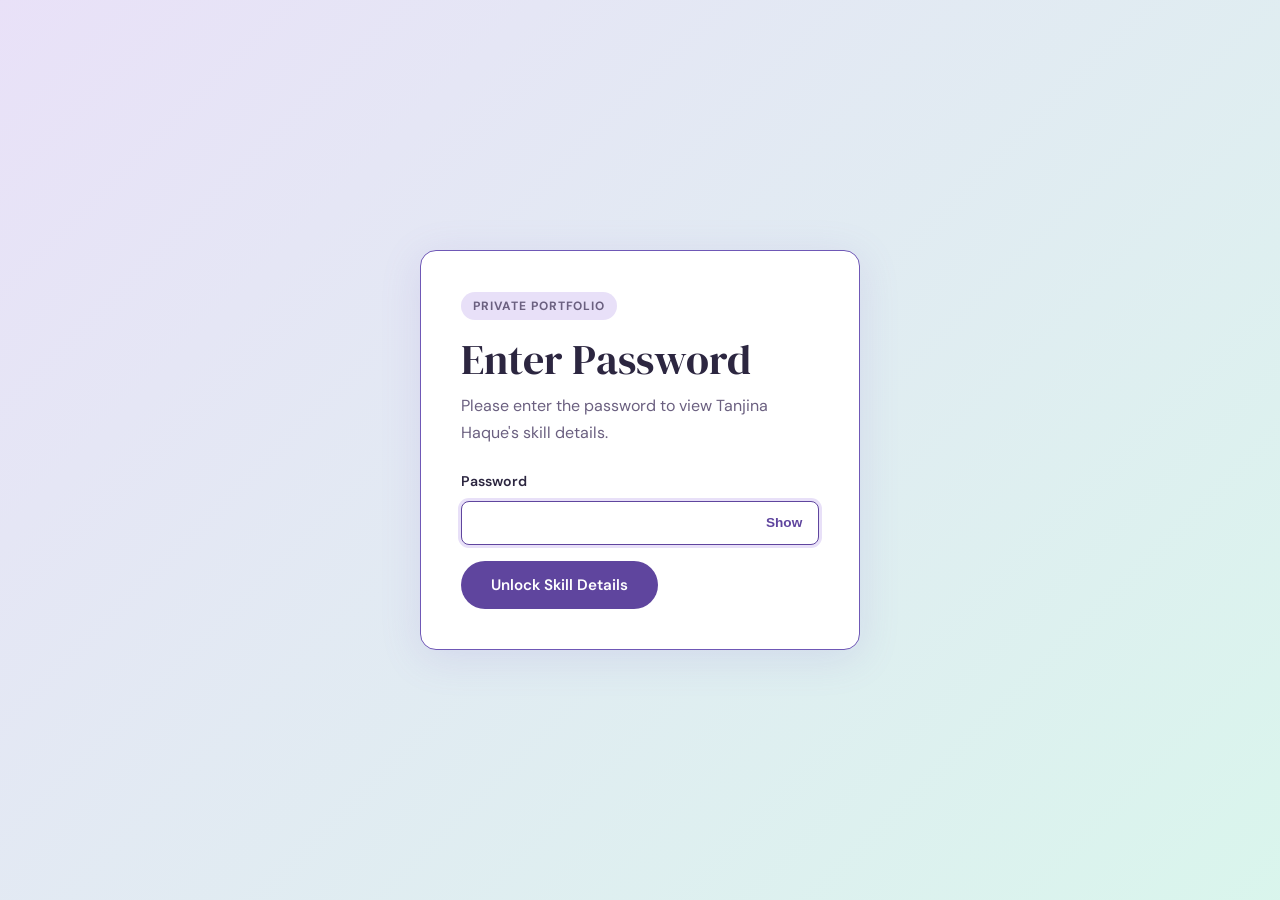
<file: skill-details.html>
<!DOCTYPE html>
<html lang="en">
<head>
  <meta charset="UTF-8" />
  <meta name="viewport" content="width=device-width, initial-scale=1.0" />
  <meta name="description" content="Skill examples and details for Tanjina Haque's accessibility portfolio." />
  <title>Skill Details — Tanjina Haque</title>
  <link rel="stylesheet" href="style.css" />
  <link rel="preconnect" href="https://fonts.googleapis.com" />
  <link rel="preconnect" href="https://fonts.gstatic.com" crossorigin />
  <link href="https://fonts.googleapis.com/css2?family=DM+Serif+Display:ital@0;1&family=DM+Sans:wght@300;400;500;600&display=swap" rel="stylesheet" />
</head>
<body class="auth-locked">

  <!-- Password Gate -->
  <div class="password-gate" id="password-gate" role="dialog" aria-labelledby="password-heading" aria-describedby="password-help" aria-modal="true">
    <form class="password-card" id="password-form">
      <p class="password-kicker">Private Portfolio</p>
      <h1 id="password-heading">Enter Password</h1>
      <p id="password-help">Please enter the password to view Tanjina Haque's skill details.</p>
      <div class="password-field">
        <label for="portfolio-password">Password</label>
        <div class="password-input-wrap">
          <input type="password" id="portfolio-password" name="portfolio-password" autocomplete="current-password" required />
          <button type="button" class="password-toggle" id="password-toggle" aria-label="Show password" aria-pressed="false">Show</button>
        </div>
      </div>
      <p class="password-error" id="password-error" role="alert" hidden>Incorrect password. Please try again.</p>
      <button type="submit" class="btn btn-primary">Unlock Skill Details</button>
    </form>
  </div>

  <noscript>
    <div class="password-noscript">
      JavaScript is required to unlock this skill detail page.
    </div>
  </noscript>

  <a href="#main-content" class="skip-link">Skip to main content</a>

  <header role="banner">
    <nav aria-label="Skill detail navigation">
      <div class="nav-inner">
        <a href="index.html#skills" class="skill-detail-back">Back to Skills</a>
        <ul role="list">
          <li><a href="index.html#hero">Home</a></li>
          <li><a href="index.html#contact" class="nav-cta">Contact Me</a></li>
        </ul>
      </div>
    </nav>
  </header>

  <main id="main-content" class="skill-detail-main">
    <section class="skill-detail-hero" aria-labelledby="skill-detail-heading">
      <div class="container">
        <p class="hero-eyebrow skill-detail-category" id="skill-category">Skill Detail</p>
        <h1 id="skill-detail-heading">Skill Details</h1>
        <p class="skill-detail-lead" id="skill-lead">Examples of how this skill shows up in accessibility work.</p>
      </div>
    </section>

    <div class="container skill-detail-content">
      <section class="skill-detail-section" aria-labelledby="approach-heading">
        <h2 id="approach-heading">How I Use This Skill</h2>
        <p id="skill-approach"></p>
      </section>

      <section class="skill-detail-section" aria-labelledby="visuals-heading">
        <h2 id="visuals-heading">Visual Examples</h2>
        <div class="skill-detail-visual-grid" id="skill-visuals"></div>
      </section>

      <section class="skill-detail-section" aria-labelledby="examples-heading">
        <h2 id="examples-heading">Examples</h2>
        <div class="skill-examples-grid" id="skill-examples"></div>
      </section>
    </div>
  </main>

  <footer role="contentinfo">
    <div class="container footer-inner">
      <p>&copy; <span id="year"></span> Tanjina Haque. Built with accessibility first.</p>
      <nav aria-label="Footer navigation">
        <a href="index.html#skills">Skills</a>
        <a href="index.html#contact">Contact Me</a>
      </nav>
    </div>
  </footer>

  <script>
    const skills = {
      'manual-testing': {
        title: 'Manual Accessibility Testing',
        category: 'Main Skill',
        lead: 'Hands-on testing that catches barriers automated tools cannot reliably detect.',
        approach: 'I test real user paths with keyboard, screen readers, zoom, responsive layouts, and browser settings. I focus on whether someone can understand, navigate, operate, and recover from errors across the full workflow.',
        visuals: [
          { type: 'keyboard', caption: 'Keyboard path placeholder showing focus order through a form.' },
          { type: 'reader', caption: 'Screen reader notes placeholder for names, roles, and announcements.' },
          { type: 'workflow', caption: 'End-to-end task validation placeholder for multi-step flows.' }
        ],
        examples: [
          {
            title: 'Keyboard-Only Review',
            text: 'I move through pages without a mouse to validate focus order, visible focus, skip links, menus, dialogs, forms, and custom controls.',
            bullets: ['Tab and shift-tab order', 'Escape and modal behavior', 'No keyboard traps']
          },
          {
            title: 'Screen Reader Testing',
            text: 'I use screen readers to confirm names, roles, values, heading structure, landmarks, form labels, and status announcements.',
            bullets: ['NVDA and VoiceOver checks', 'Form error announcements', 'Accessible names for controls']
          },
          {
            title: 'Workflow Validation',
            text: 'I test complete tasks instead of isolated components so findings reflect the real user journey.',
            bullets: ['Account creation', 'Submission flows', 'Confirmation and recovery states']
          }
        ]
      },
      'automated-auditing': {
        title: 'Automated Auditing',
        category: 'Main Skill',
        lead: 'Tool-supported testing that helps teams find repeatable accessibility defects faster.',
        approach: 'I use automated tools as a strong first pass, then interpret the findings against WCAG criteria and real user impact. I also help teams add automated checks to regression and release workflows.',
        visuals: [
          { type: 'score', caption: 'Automated scan summary placeholder for template-level audit results.' },
          { type: 'dashboard', caption: 'Issue dashboard placeholder for repeated failures and trends.' },
          { type: 'regression', caption: 'Regression checklist placeholder for release verification.' }
        ],
        examples: [
          {
            title: 'Audit Baselines',
            text: 'I run scans across representative templates to identify recurring issues and establish a measurable baseline.',
            bullets: ['Axe-core scans', 'Lighthouse checks', 'Template-level issue grouping']
          },
          {
            title: 'Regression Support',
            text: 'I help teams verify that remediated issues do not return after new development work.',
            bullets: ['Repeatable test paths', 'CI-friendly checks', 'Known issue tracking']
          },
          {
            title: 'Finding Interpretation',
            text: 'I translate tool output into clear action, separating true blockers from warnings that need human review.',
            bullets: ['Severity notes', 'WCAG mapping', 'Developer-ready next steps']
          }
        ]
      },
      'mobile-testing': {
        title: 'Mobile Accessibility Testing',
        category: 'Main Skill',
        lead: 'iOS and Android accessibility testing for touch, screen reader, and responsive experiences.',
        approach: 'I test mobile flows with VoiceOver and TalkBack, checking whether users can navigate, understand controls, complete gestures, rotate devices, and recover from errors across native and responsive experiences.',
        visuals: [
          { type: 'mobile', caption: 'iOS and Android screen placeholders for mobile accessibility testing.' },
          { type: 'targets', caption: 'Touch target review placeholder for spacing and tappable areas.' },
          { type: 'orientation', caption: 'Responsive orientation placeholder for portrait and landscape checks.' }
        ],
        examples: [
          {
            title: 'iOS Testing',
            text: 'I validate mobile experiences with VoiceOver gestures, rotor behavior, focus movement, labels, hints, and dynamic announcements.',
            bullets: ['VoiceOver navigation', 'Touch target checks', 'Gesture alternatives']
          },
          {
            title: 'Android Testing',
            text: 'I test TalkBack behavior, semantic labels, focus order, grouped content, and controls across Android devices.',
            bullets: ['TalkBack navigation', 'State announcements', 'Control grouping']
          },
          {
            title: 'Responsive Behavior',
            text: 'I review layouts under mobile viewports, zoom, orientation changes, and touch interaction constraints.',
            bullets: ['Portrait and landscape checks', 'Reflow behavior', 'Readable spacing and labels']
          }
        ]
      },
      'accessibility-annotations': {
        title: 'Accessibility Annotations',
        category: 'Main Skill',
        lead: 'Figma-based annotation documents that tell developers exactly what accessibility requirements sit on top of the design.',
        approach: 'I work directly inside Figma and use accessibility annotation kits to layer requirements onto design files. The document clarifies what developers need to build, including semantics, focus behavior, labels, instructions, states, and interaction notes.',
        visuals: [
          { type: 'annotation', caption: 'Figma annotation placeholder for roles, names, states, and focus behavior.' },
          { type: 'handoff', caption: 'Developer handoff placeholder showing accessibility requirements over a design.' },
          { type: 'states', caption: 'Component state placeholder for default, focus, error, and expanded states.' }
        ],
        examples: [
          {
            title: 'Semantic Requirements',
            text: 'I annotate components with the expected HTML semantics, ARIA roles when needed, accessible names, and structural relationships.',
            bullets: ['Button and link purpose', 'Heading hierarchy', 'Landmark and region notes']
          },
          {
            title: 'Interaction Notes',
            text: 'I document keyboard behavior, focus order, focus return, modal rules, error handling, and live region expectations.',
            bullets: ['Tab sequence', 'Focus management', 'Status announcements']
          },
          {
            title: 'Developer Handoff',
            text: 'I provide a Figma annotation layer that helps engineers build correctly before QA finds defects later.',
            bullets: ['Annotation kit usage', 'Design-file overlays', 'Requirement checklist']
          }
        ]
      },
      'reporting-remediation': {
        title: 'Reporting & Remediation',
        category: 'Main Skill',
        lead: 'Clear accessibility findings that help teams understand impact, priority, and the path to a fix.',
        approach: 'I write reports that connect each issue to the affected user, the relevant standard, the reproduction steps, and practical remediation guidance. The goal is to help developers fix confidently and help product teams prioritize.',
        visuals: [
          { type: 'report', caption: 'Issue report placeholder with severity, impact, and remediation notes.' },
          { type: 'ticket', caption: 'Developer ticket placeholder with acceptance criteria and validation steps.' },
          { type: 'validation', caption: 'Fix validation placeholder for retesting and closure notes.' }
        ],
        examples: [
          {
            title: 'Issue Writeups',
            text: 'I document what failed, where it failed, how to reproduce it, and why it matters for users.',
            bullets: ['Steps to reproduce', 'Expected behavior', 'Actual behavior']
          },
          {
            title: 'Remediation Guidance',
            text: 'I provide recommendations that are specific enough for implementation without over-prescribing the engineering solution.',
            bullets: ['Code-aware guidance', 'Pattern recommendations', 'Acceptance criteria']
          },
          {
            title: 'Validation',
            text: 'I retest remediated issues and confirm the fix works across the relevant assistive technology and browser combinations.',
            bullets: ['Fix verification', 'Regression checks', 'Closure notes']
          }
        ]
      },
      'standards-compliance': {
        title: 'Standards Compliance',
        category: 'Main Skill',
        lead: 'Accessibility analysis grounded in WCAG, Section 508, EN 301 549, and ADA digital requirements.',
        approach: 'I use standards to structure testing, reporting, and remediation decisions. I translate requirements into product-specific acceptance criteria so teams understand what compliance means in the actual interface.',
        visuals: [
          { type: 'standards', caption: 'WCAG mapping placeholder for success criteria and pass/fail status.' },
          { type: 'matrix', caption: 'Compliance matrix placeholder for standards, evidence, and ownership.' },
          { type: 'evidence', caption: 'Audit evidence placeholder for screenshots, notes, and remediation status.' }
        ],
        examples: [
          {
            title: 'WCAG Mapping',
            text: 'I connect findings to WCAG success criteria so teams can see the standard behind each issue.',
            bullets: ['WCAG 2.1 and 2.2', 'Level A and AA checks', 'Criterion-specific notes']
          },
          {
            title: 'Section 508 Support',
            text: 'I help teams understand how federal accessibility expectations apply to web, mobile, and document experiences.',
            bullets: ['508-aligned testing', 'Procurement support', 'Documentation readiness']
          },
          {
            title: 'Compliance Reporting',
            text: 'I organize findings in a way that supports internal tracking, audits, and accessibility maturity work.',
            bullets: ['Severity and impact', 'Status tracking', 'Remediation evidence']
          }
        ]
      },
      design: {
        title: 'Design',
        category: 'Secondary Skill',
        lead: 'Design support that helps teams prevent accessibility issues before development begins.',
        approach: 'I review design decisions through an accessibility lens, looking at hierarchy, interaction patterns, content structure, color, spacing, states, and component consistency.',
        visuals: [
          { type: 'wireframe', caption: 'Accessible wireframe placeholder for hierarchy, states, and layout review.' },
          { type: 'palette', caption: 'Color and contrast placeholder for visual accessibility decisions.' },
          { type: 'component', caption: 'Component state placeholder for design system accessibility guidance.' }
        ],
        examples: [
          {
            title: 'Accessible UI Review',
            text: 'I review designs for contrast, focus states, target sizes, form clarity, and predictable interaction patterns.',
            bullets: ['Contrast review', 'Focus state guidance', 'Touch target sizing']
          },
          {
            title: 'Design System Support',
            text: 'I help define accessible component states and usage notes so teams build consistent experiences.',
            bullets: ['Component states', 'Error patterns', 'Accessible variants']
          },
          {
            title: 'Prototype Feedback',
            text: 'I review flows early and flag barriers before they become development defects.',
            bullets: ['Flow clarity', 'Navigation patterns', 'Content hierarchy']
          }
        ]
      },
      research: {
        title: 'Research',
        category: 'Secondary Skill',
        lead: 'Research practices that connect accessibility recommendations to real user needs and lived experience.',
        approach: 'I use research methods to understand user workflows, pain points, assistive technology patterns, and the context behind accessibility barriers.',
        visuals: [
          { type: 'participant', caption: 'Participant session placeholder for assistive technology observations.' },
          { type: 'journey', caption: 'User journey placeholder for task flow and barrier mapping.' },
          { type: 'synthesis', caption: 'Research synthesis placeholder for themes, impact, and recommendations.' }
        ],
        examples: [
          {
            title: 'Usability Sessions',
            text: 'I support moderated sessions with disabled users to observe how product flows work in real contexts.',
            bullets: ['Task-based sessions', 'Assistive technology observations', 'Barrier documentation']
          },
          {
            title: 'Heuristic Review',
            text: 'I evaluate workflows against accessibility, usability, and product expectations to identify friction early.',
            bullets: ['Workflow review', 'Error recovery', 'Navigation clarity']
          },
          {
            title: 'Insight Synthesis',
            text: 'I translate observations into practical recommendations for product, design, engineering, and QA teams.',
            bullets: ['Theme summaries', 'User impact notes', 'Plain-language recommendations']
          }
        ]
      },
      'product-partnership': {
        title: 'Product Partnership',
        category: 'Soft Skill',
        lead: 'Cross-functional product collaboration that keeps accessibility visible, actionable, and aligned with sprint delivery.',
        approach: 'I work with product owners and product managers to connect accessibility barriers to user journeys, business priorities, severity, and release decisions. My goal is to identify accessibility issues early in the development process, educate product partners on user impact, and keep deliverables moving so accessibility work strengthens the sprint instead of holding it up.',
        visuals: [
          { type: 'journey', caption: 'Product workflow placeholder showing where accessibility gaps appear in a user journey.' },
          { type: 'matrix', caption: 'Priority matrix placeholder for user impact, effort, and product ownership.' },
          { type: 'synthesis', caption: 'Product decision placeholder for aligning barriers, requirements, and next steps.' }
        ],
        examples: [
          {
            title: 'Early Workflow Gap Review',
            text: 'I review product flows early with product partners to identify places where users may get blocked before those issues become expensive development or release problems.',
            bullets: ['Journey mapping', 'Early risk identification', 'User impact framing']
          },
          {
            title: 'Sprint-Friendly Partnership',
            text: 'I stay close to product priorities and delivery timelines so accessibility findings are communicated clearly, scoped realistically, and never become a surprise blocker for the sprint.',
            bullets: ['Deliverable awareness', 'Scope conversations', 'Release readiness input']
          },
          {
            title: 'Severity and Impact Education',
            text: 'I help product owners understand the difference between compliance risk, user impact, severity, and prioritization so the team can make informed decisions.',
            bullets: ['Severity alignment', 'User impact explanation', 'Backlog planning']
          }
        ]
      },
      'developer-communication': {
        title: 'Developer Communication',
        category: 'Soft Skill',
        lead: 'Clear technical collaboration that helps developers understand expected accessible behavior.',
        approach: 'I work directly with developers to communicate what needs to happen, how users are affected, and how fixes should be validated. I bridge gaps between design intent, implementation details, QA expectations, and accessibility standards.',
        visuals: [
          { type: 'handoff', caption: 'Developer handoff placeholder for expected behavior and accessibility requirements.' },
          { type: 'ticket', caption: 'Implementation note placeholder for acceptance criteria and test steps.' },
          { type: 'validation', caption: 'Fix validation placeholder for confirming behavior after remediation.' }
        ],
        examples: [
          {
            title: 'Expected Behavior Translation',
            text: 'I explain accessibility requirements in implementation-ready terms so developers know what success looks like.',
            bullets: ['Focus behavior', 'State communication', 'Keyboard expectations']
          },
          {
            title: 'Communication Gap Bridging',
            text: 'I clarify mismatches between design, code, and QA so teams can resolve issues without guessing.',
            bullets: ['Design-to-dev alignment', 'Requirement clarification', 'Shared validation steps']
          },
          {
            title: 'Fix Verification',
            text: 'I retest changes and communicate whether the fix resolves the user barrier across relevant assistive technology contexts.',
            bullets: ['Retesting notes', 'Assistive technology checks', 'Closure guidance']
          }
        ]
      },
      'workflow-improvement': {
        title: 'Workflow Improvement',
        category: 'Soft Skill',
        lead: 'Process awareness that helps teams prevent recurring accessibility problems.',
        approach: 'I look beyond individual defects to understand why issues are happening. When a workflow creates repeated accessibility gaps, I help teams strengthen checkpoints, handoffs, documentation, and ownership.',
        visuals: [
          { type: 'workflow', caption: 'Workflow checkpoint placeholder for finding where accessibility should enter the process.' },
          { type: 'regression', caption: 'Process checklist placeholder for stronger release and regression practices.' },
          { type: 'dashboard', caption: 'Trend placeholder for identifying repeated issue patterns.' }
        ],
        examples: [
          {
            title: 'Process Gap Identification',
            text: 'I identify where accessibility issues are introduced, missed, or delayed in the workflow.',
            bullets: ['Handoff review', 'Testing checkpoints', 'Ownership gaps']
          },
          {
            title: 'Stronger Team Workflows',
            text: 'I recommend practical workflow changes that make accessibility easier to include before release.',
            bullets: ['Definition of done', 'QA checklist updates', 'Design review moments']
          },
          {
            title: 'Repeat Issue Reduction',
            text: 'I group recurring issues into patterns so teams can address the source instead of repeatedly fixing the symptom.',
            bullets: ['Theme tracking', 'Component patterns', 'Regression prevention']
          }
        ]
      },
      'jira-bug-communication': {
        title: 'Jira Bug Communication',
        category: 'Soft Skill',
        lead: 'Clear bug documentation that helps accessibility findings move through remediation efficiently.',
        approach: 'I use Jira to communicate accessibility bugs with enough context for product, design, development, and QA partners to act. My tickets focus on reproducibility, user impact, expected behavior, and validation criteria.',
        visuals: [
          { type: 'ticket', caption: 'Jira ticket placeholder with steps, impact, expected behavior, and acceptance criteria.' },
          { type: 'report', caption: 'Bug summary placeholder for severity, ownership, and remediation notes.' },
          { type: 'evidence', caption: 'Evidence placeholder for screenshots, assistive technology notes, and status updates.' }
        ],
        examples: [
          {
            title: 'Actionable Bug Tickets',
            text: 'I write bugs that give developers and product partners the information they need without extra back-and-forth.',
            bullets: ['Reproduction steps', 'Expected and actual behavior', 'User impact']
          },
          {
            title: 'Severity and Priority Context',
            text: 'I explain how an issue affects users so teams can prioritize based on risk and workflow impact.',
            bullets: ['Severity notes', 'Affected users', 'Business and compliance context']
          },
          {
            title: 'Validation Criteria',
            text: 'I include clear acceptance criteria so fixes can be confirmed consistently before closure.',
            bullets: ['Pass conditions', 'Assistive technology checks', 'Regression notes']
          }
        ]
      },
      'accessibility-education': {
        title: 'Accessibility Education',
        category: 'Soft Skill',
        lead: 'Teaching accessibility in a way that helps people outside the discipline build confidence and shared ownership.',
        approach: 'I explain accessibility concepts to designers, researchers, product owners, product managers, developers, and QA partners using examples that connect to their daily work. The goal is to make accessibility feel practical, relevant, and shared.',
        visuals: [
          { type: 'participant', caption: 'Training audience placeholder for cross-disciplinary accessibility learning.' },
          { type: 'component', caption: 'Component teaching placeholder for explaining states, labels, and interactions.' },
          { type: 'synthesis', caption: 'Learning takeaway placeholder for turning concepts into team practices.' }
        ],
        examples: [
          {
            title: 'Cross-Discipline Teaching',
            text: 'I tailor accessibility education to the needs of different roles so each team member understands how they contribute.',
            bullets: ['Design education', 'Developer guidance', 'Product and QA enablement']
          },
          {
            title: 'Practical Examples',
            text: 'I use real interface examples to explain barriers, assistive technology behavior, and expected accessible patterns.',
            bullets: ['Live demos', 'Before-and-after examples', 'Role-specific takeaways']
          },
          {
            title: 'Shared Ownership',
            text: 'I help teams move from relying on one accessibility reviewer to building accessibility into everyday decisions.',
            bullets: ['Team rituals', 'Reusable checklists', 'Confidence building']
          }
        ]
      },
      'facilitation-alignment': {
        title: 'Facilitation & Alignment',
        category: 'Soft Skill',
        lead: 'Meeting and decision support that helps accessibility work move forward across disciplines.',
        approach: 'I facilitate conversations where product, design, research, development, and QA need to align on accessibility priorities. I help teams name tradeoffs, identify owners, and turn discussion into concrete next steps.',
        visuals: [
          { type: 'matrix', caption: 'Alignment matrix placeholder for decisions, owners, and next steps.' },
          { type: 'journey', caption: 'Cross-functional journey placeholder for connecting accessibility work to user impact.' },
          { type: 'workflow', caption: 'Team workflow placeholder for turning conversations into actions.' }
        ],
        examples: [
          {
            title: 'Cross-Functional Alignment',
            text: 'I help teams align around what needs to happen, who owns it, and how success will be validated.',
            bullets: ['Decision framing', 'Owner clarity', 'Next-step tracking']
          },
          {
            title: 'Tradeoff Conversations',
            text: 'I support practical conversations about scope, timing, and accessibility risk without losing sight of user impact.',
            bullets: ['Risk framing', 'Priority clarity', 'Release support']
          },
          {
            title: 'Handoff Support',
            text: 'I reduce stalled handoffs by making sure findings, requirements, and validation steps are clear across teams.',
            bullets: ['Shared notes', 'Follow-up actions', 'Decision history']
          }
        ]
      }
    };

    const params = new URLSearchParams(window.location.search);
    const selectedSkill = skills[params.get('skill')] || skills['manual-testing'];

    document.title = `${selectedSkill.title} — Tanjina Haque`;
    document.getElementById('skill-category').textContent = selectedSkill.category;
    document.getElementById('skill-detail-heading').textContent = selectedSkill.title;
    document.getElementById('skill-lead').textContent = selectedSkill.lead;
    document.getElementById('skill-approach').textContent = selectedSkill.approach;

    const visualTemplates = {
      keyboard: '<div class="skill-image-window"><div class="skill-image-topbar"><span></span><span></span><span></span></div><div class="skill-image-body"><div class="skill-image-line medium"></div><div class="skill-image-field"></div><div class="skill-image-field focused"></div><div class="skill-image-key-row"><span>Tab</span><span>Enter</span><span>Esc</span></div></div></div>',
      reader: '<div class="skill-image-window"><div class="skill-image-body"><div class="skill-image-note">Heading level 2 announced</div><div class="skill-image-note">Button name: Submit application</div><div class="skill-image-note">Error status announced on submit</div></div></div>',
      workflow: '<div class="skill-image-window"><div class="skill-image-body"><div class="skill-image-flow"><span class="active"></span><span></span><span></span><span></span></div><div class="skill-image-line medium"></div><div class="skill-image-line short"></div></div></div>',
      score: '<div class="skill-image-window"><div class="skill-image-body split"><div class="skill-image-score">92</div><div class="skill-image-lines"><span></span><span></span><span></span><span></span></div></div></div>',
      dashboard: '<div class="skill-image-window"><div class="skill-image-topbar"><span></span><span></span><span></span></div><div class="skill-image-body"><div class="skill-image-table"><span class="header"></span><span class="header"></span><span class="header"></span><span></span><span></span><span></span><span></span><span></span><span></span></div></div></div>',
      regression: '<div class="skill-image-window"><div class="skill-image-body"><ul class="skill-image-checks" role="list"><li>Scan critical templates</li><li>Compare known issues</li><li>Verify fixes before release</li></ul></div></div>',
      mobile: '<div class="skill-image-window"><div class="skill-image-body phones"><div class="skill-image-phone"><span></span><span class="focused"></span><span></span></div><div class="skill-image-phone"><span class="focused"></span><span></span><span></span></div></div></div>',
      targets: '<div class="skill-image-window"><div class="skill-image-body target-map"><span></span><span class="large"></span><span></span><span></span></div></div>',
      orientation: '<div class="skill-image-window"><div class="skill-image-body orientation"><div></div><div></div></div></div>',
      annotation: '<div class="skill-image-window"><div class="skill-image-body annotation"><div class="skill-image-wireframe"><span></span><span></span><span></span></div><div class="skill-image-note">Role<br>Name<br>State</div></div></div>',
      handoff: '<div class="skill-image-window"><div class="skill-image-body annotation"><div class="skill-image-wireframe focused"><span></span><span></span><span></span></div><div class="skill-image-note">Focus order<br>Keyboard behavior<br>Error state</div></div></div>',
      states: '<div class="skill-image-window"><div class="skill-image-body"><div class="skill-image-state-row"><span></span><span class="focused"></span><span></span><span class="error"></span></div><div class="skill-image-line medium"></div></div></div>',
      report: '<div class="skill-image-window"><div class="skill-image-body"><div class="skill-image-badge">High</div><div class="skill-image-line"></div><div class="skill-image-line medium"></div><div class="skill-image-note">Impact and remediation summary</div></div></div>',
      ticket: '<div class="skill-image-window"><div class="skill-image-body"><ul class="skill-image-checks" role="list"><li>Steps to reproduce</li><li>Expected behavior</li><li>Acceptance criteria</li></ul></div></div>',
      validation: '<div class="skill-image-window"><div class="skill-image-body split"><div class="skill-image-score">OK</div><div class="skill-image-lines"><span></span><span></span><span></span></div></div></div>',
      standards: '<div class="skill-image-window"><div class="skill-image-body split"><div class="skill-image-score">AA</div><div class="skill-image-lines"><span></span><span></span><span></span></div></div></div>',
      matrix: '<div class="skill-image-window"><div class="skill-image-body"><div class="skill-image-table"><span class="header"></span><span class="header"></span><span class="header"></span><span></span><span></span><span></span><span></span><span></span><span></span></div></div></div>',
      evidence: '<div class="skill-image-window"><div class="skill-image-body"><div class="skill-image-card-stack"><span></span><span class="focused"></span><span></span></div><div class="skill-image-line short"></div></div></div>',
      wireframe: '<div class="skill-image-window"><div class="skill-image-body"><div class="skill-image-wireframe"><span></span><span class="focused"></span><span></span></div></div></div>',
      palette: '<div class="skill-image-window"><div class="skill-image-body"><div class="skill-image-palette"><span></span><span></span><span></span><span></span></div><div class="skill-image-line medium"></div></div></div>',
      component: '<div class="skill-image-window"><div class="skill-image-body"><div class="skill-image-state-row"><span></span><span class="focused"></span><span></span><span class="error"></span></div><div class="skill-image-note">Default, hover, focus, error</div></div></div>',
      participant: '<div class="skill-image-window"><div class="skill-image-body split"><div class="skill-image-avatar"></div><div class="skill-image-lines"><span></span><span></span><span></span></div></div></div>',
      journey: '<div class="skill-image-window"><div class="skill-image-body"><div class="skill-image-flow"><span class="active"></span><span></span><span class="active"></span><span></span></div><div class="skill-image-note">Barrier observed during task step</div></div></div>',
      synthesis: '<div class="skill-image-window"><div class="skill-image-body"><div class="skill-image-card-stack"><span></span><span></span><span class="focused"></span></div><div class="skill-image-line medium"></div></div></div>'
    };

    const visualsContainer = document.getElementById('skill-visuals');
    selectedSkill.visuals.forEach(visual => {
      const figure = document.createElement('figure');
      figure.className = 'skill-detail-visual';

      const graphic = document.createElement('div');
      graphic.className = 'skill-detail-visual-art';
      graphic.setAttribute('aria-hidden', 'true');
      graphic.innerHTML = visualTemplates[visual.type];
      figure.appendChild(graphic);

      const caption = document.createElement('figcaption');
      caption.textContent = visual.caption;
      figure.appendChild(caption);
      visualsContainer.appendChild(figure);
    });

    const examplesContainer = document.getElementById('skill-examples');
    selectedSkill.examples.forEach(example => {
      const card = document.createElement('article');
      card.className = 'skill-example-card';

      const heading = document.createElement('h3');
      heading.textContent = example.title;
      card.appendChild(heading);

      const text = document.createElement('p');
      text.textContent = example.text;
      card.appendChild(text);

      const list = document.createElement('ul');
      list.setAttribute('role', 'list');
      example.bullets.forEach(item => {
        const listItem = document.createElement('li');
        listItem.textContent = item;
        list.appendChild(listItem);
      });
      card.appendChild(list);
      examplesContainer.appendChild(card);
    });

    // Password protection
    const PORTFOLIO_PASSWORD = 'portfolio2026';
    const AUTH_STORAGE_KEY = 'portfolioUnlocked';
    const passwordGate = document.getElementById('password-gate');
    const passwordForm = document.getElementById('password-form');
    const passwordInput = document.getElementById('portfolio-password');
    const passwordError = document.getElementById('password-error');
    const passwordToggle = document.getElementById('password-toggle');

    function unlockPortfolio() {
      document.body.classList.remove('auth-locked');
      passwordGate.hidden = true;
      sessionStorage.setItem(AUTH_STORAGE_KEY, 'true');
    }

    if (sessionStorage.getItem(AUTH_STORAGE_KEY) === 'true') {
      unlockPortfolio();
    } else {
      passwordInput.focus();
    }

    passwordForm.addEventListener('submit', event => {
      event.preventDefault();
      if (passwordInput.value === PORTFOLIO_PASSWORD) {
        unlockPortfolio();
        const mainContent = document.getElementById('main-content');
        mainContent.setAttribute('tabindex', '-1');
        mainContent.focus();
        return;
      }

      passwordError.hidden = false;
      passwordInput.value = '';
      passwordInput.focus();
    });

    passwordToggle.addEventListener('click', () => {
      const isVisible = passwordInput.type === 'text';
      passwordInput.type = isVisible ? 'password' : 'text';
      passwordToggle.setAttribute('aria-label', isVisible ? 'Show password' : 'Hide password');
      passwordToggle.setAttribute('aria-pressed', String(!isVisible));
      passwordToggle.textContent = isVisible ? 'Show' : 'Hide';
    });

    document.getElementById('year').textContent = new Date().getFullYear();
  </script>

</body>
</html>
</file>
<file: style.css>
/* ===========================
   CSS Custom Properties
   =========================== */
:root {
  --clr-bg: #fdf9f6;
  --clr-surface: #ffffff;
  --clr-surface-alt: #f5f0fa;

  /* Pastel palette */
  --clr-lavender: #e8e0f8;
  --clr-lavender-deep: #6f58b6;
  --clr-mint: #d6f5ec;
  --clr-mint-deep: #3f7f6b;
  --clr-peach: #fde8d8;
  --clr-peach-deep: #9b5a3d;
  --clr-sky: #d8eef8;
  --clr-sky-deep: #356f92;
  --clr-rose: #fde0e8;
  --clr-rose-deep: #9f3157;
  --clr-butter: #fdf4d0;
  --clr-butter-deep: #76651d;

  /* Text */
  --clr-text: #2c2640;
  --clr-text-muted: #6b6080;
  --clr-text-light: #766c85;

  /* Accents */
  --clr-accent: #5f459e;
  --clr-accent-hover: #4d367f;

  /* Typography */
  --font-display: 'DM Serif Display', Georgia, serif;
  --font-body: 'DM Sans', system-ui, sans-serif;

  /* Spacing */
  --space-xs: 0.5rem;
  --space-sm: 1rem;
  --space-md: 1.5rem;
  --space-lg: 2.5rem;
  --space-xl: 4rem;
  --space-2xl: 6rem;

  /* Radii */
  --radius-sm: 0.5rem;
  --radius-md: 1rem;
  --radius-lg: 1.5rem;
  --radius-pill: 99px;

  /* Shadows */
  --shadow-sm: 0 2px 8px rgba(139,111,207,0.08);
  --shadow-md: 0 4px 20px rgba(139,111,207,0.12);
  --shadow-lg: 0 8px 40px rgba(139,111,207,0.16);

  /* Transitions */
  --transition: 200ms ease;

  /* Focus ring */
  --focus-ring: 0 0 0 3px var(--clr-lavender-deep);
}

/* ===========================
   Reset & Base
   =========================== */
*, *::before, *::after {
  box-sizing: border-box;
  margin: 0;
  padding: 0;
}

html {
  scroll-behavior: smooth;
  font-size: 100%;
}

/* Respect reduced motion */
@media (prefers-reduced-motion: reduce) {
  html { scroll-behavior: auto; }
  *, *::before, *::after {
    animation-duration: 0.01ms !important;
    transition-duration: 0.01ms !important;
  }
}

body {
  font-family: var(--font-body);
  font-size: 1rem;
  line-height: 1.7;
  color: var(--clr-text);
  background-color: var(--clr-bg);
  -webkit-font-smoothing: antialiased;
}

body.auth-locked {
  overflow: hidden;
}

body.auth-locked > header,
body.auth-locked > main,
body.auth-locked > footer,
body.auth-locked > .skip-link {
  display: none;
}

img, svg { display: block; max-width: 100%; }

ul { list-style: none; }

a {
  color: var(--clr-accent);
  text-decoration: underline;
  text-decoration-thickness: 1px;
  text-underline-offset: 3px;
  transition: color var(--transition);
}
a:hover { color: var(--clr-accent-hover); }

/* ===========================
   Accessibility
   =========================== */
.skip-link {
  position: absolute;
  top: -100%;
  left: var(--space-sm);
  z-index: 9999;
  background: var(--clr-accent);
  color: #fff;
  padding: 0.6rem 1.2rem;
  border-radius: var(--radius-sm);
  font-weight: 600;
  text-decoration: none;
  transition: top var(--transition);
}
.skip-link:focus {
  top: var(--space-sm);
  outline: none;
  box-shadow: var(--focus-ring);
}

.sr-only {
  position: absolute;
  width: 1px;
  height: 1px;
  padding: 0;
  margin: -1px;
  overflow: hidden;
  clip: rect(0,0,0,0);
  white-space: nowrap;
  border: 0;
}

:focus-visible {
  outline: none;
  box-shadow: var(--focus-ring);
  border-radius: var(--radius-sm);
}

/* ===========================
   Password Gate
   =========================== */
.password-gate {
  position: fixed;
  inset: 0;
  z-index: 1000;
  display: grid;
  place-items: center;
  padding: var(--space-md);
  background:
    linear-gradient(135deg, rgba(232,224,248,0.96), rgba(216,245,236,0.96)),
    var(--clr-bg);
}

.password-gate[hidden] {
  display: none;
}

.password-card {
  width: min(440px, 100%);
  background: var(--clr-surface);
  border: 1px solid var(--clr-lavender-deep);
  border-radius: var(--radius-md);
  padding: var(--space-lg);
  box-shadow: var(--shadow-lg);
}

.password-kicker {
  display: inline-block;
  margin-bottom: var(--space-sm);
  padding: 0.25rem 0.75rem;
  border-radius: var(--radius-pill);
  background: var(--clr-lavender);
  color: var(--clr-accent);
  font-size: 0.75rem;
  font-weight: 700;
  letter-spacing: 0.08em;
  text-transform: uppercase;
}

.password-card h1 {
  font-family: var(--font-display);
  font-size: clamp(2rem, 5vw, 2.6rem);
  font-weight: 400;
  line-height: 1.15;
  margin-bottom: var(--space-xs);
}

.password-card p {
  color: var(--clr-text-muted);
}

.password-field {
  display: flex;
  flex-direction: column;
  gap: 0.4rem;
  margin-block: var(--space-md) var(--space-sm);
}

.password-input-wrap {
  position: relative;
}

.password-input-wrap input {
  padding-right: 4.25rem;
}

.password-toggle {
  position: absolute;
  top: 50%;
  right: 0.35rem;
  min-width: 3.5rem;
  height: 2.75rem;
  padding-inline: 0.7rem;
  border: 0;
  border-radius: var(--radius-sm);
  background: transparent;
  color: var(--clr-accent);
  display: inline-flex;
  align-items: center;
  justify-content: center;
  transform: translateY(-50%);
  cursor: pointer;
  font-size: 0.85rem;
  font-weight: 700;
}

.password-toggle:hover {
  background: var(--clr-lavender);
}

.password-toggle:focus-visible {
  outline: none;
  box-shadow: var(--focus-ring);
}

.password-error {
  margin-bottom: var(--space-sm);
  color: #9f2346 !important;
  font-size: 0.9rem;
  font-weight: 600;
}

.password-noscript {
  position: fixed;
  inset: 0;
  z-index: 1001;
  display: grid;
  place-items: center;
  padding: var(--space-md);
  background: var(--clr-bg);
  color: var(--clr-text);
  font-weight: 600;
  text-align: center;
}

/* ===========================
   Layout helpers
   =========================== */
.container {
  width: min(1100px, 92%);
  margin-inline: auto;
}

section {
  padding-block: var(--space-2xl);
  scroll-margin-top: 88px;
}

.section-tinted {
  background-color: var(--clr-surface-alt);
}

h2 {
  font-family: var(--font-display);
  font-size: clamp(1.8rem, 3vw, 2.6rem);
  font-weight: 400;
  line-height: 1.2;
  color: var(--clr-text);
  margin-bottom: var(--space-xs);
}

h3 {
  font-family: var(--font-body);
  font-size: 1.05rem;
  font-weight: 600;
  margin-bottom: 0.4rem;
}

.section-sub {
  color: var(--clr-text-muted);
  font-size: 1.05rem;
  margin-bottom: var(--space-lg);
  max-width: 56ch;
}

/* ===========================
   Buttons
   =========================== */
.btn {
  display: inline-flex;
  align-items: center;
  gap: 0.4rem;
  padding: 0.75rem 1.75rem;
  border-radius: var(--radius-pill);
  font-family: var(--font-body);
  font-size: 0.95rem;
  font-weight: 600;
  cursor: pointer;
  text-decoration: none;
  border: 2px solid transparent;
  transition: background-color var(--transition), color var(--transition), box-shadow var(--transition), transform var(--transition);
}

.btn:focus-visible {
  outline: none;
  box-shadow: var(--focus-ring);
}

.btn-primary {
  background-color: var(--clr-accent);
  color: #fff;
}
.btn-primary:hover {
  background-color: var(--clr-accent-hover);
  color: #fff;
  transform: translateY(-2px);
  box-shadow: var(--shadow-md);
}

.btn-outline {
  background-color: transparent;
  color: var(--clr-accent);
  border-color: var(--clr-accent);
}
.btn-outline:hover {
  background-color: var(--clr-lavender);
  transform: translateY(-2px);
  color: var(--clr-accent);
}

/* ===========================
   Header / Nav
   =========================== */
header {
  position: sticky;
  top: 0;
  z-index: 100;
  background: rgba(253, 249, 246, 0.92);
  backdrop-filter: blur(12px);
  -webkit-backdrop-filter: blur(12px);
  border-bottom: 1px solid var(--clr-lavender);
}

.nav-inner {
  display: flex;
  align-items: center;
  justify-content: space-between;
  width: min(1100px, 92%);
  margin-inline: auto;
  padding-block: 1rem;
}

.nav-logo {
  font-family: var(--font-display);
  font-size: 1.4rem;
  color: var(--clr-accent);
  text-decoration: none;
  font-weight: 400;
  letter-spacing: 0.04em;
}
.nav-logo:hover { color: var(--clr-accent-hover); }

header nav .skill-detail-back,
header nav .case-study-back,
header nav .article-back {
  position: static;
  margin-bottom: 0;
  flex-shrink: 0;
}

header nav ul {
  display: flex;
  align-items: center;
  gap: 0;
  padding: 0.25rem;
  border: 1px solid rgba(95,69,158,0.18);
  border-radius: var(--radius-pill);
  background: rgba(255,255,255,0.74);
  box-shadow: var(--shadow-sm);
}

header nav ul a {
  display: inline-flex;
  align-items: center;
  min-height: 2.35rem;
  font-size: 0.9rem;
  font-weight: 700;
  color: var(--clr-text);
  text-decoration: none;
  padding: 0.45rem 0.8rem;
  border: 1px solid transparent;
  border-radius: var(--radius-pill);
  background: transparent;
  position: relative;
  transition: transform var(--transition), color var(--transition), background-color var(--transition), border-color var(--transition), box-shadow var(--transition);
}
header nav ul a::after {
  content: '';
  position: absolute;
  bottom: 0.32rem;
  left: 0.8rem;
  width: 0;
  height: 2px;
  background: var(--clr-accent);
  border-radius: 2px;
  transition: width var(--transition);
}
header nav ul a:hover {
  color: var(--clr-accent);
  background: var(--clr-surface);
  border-color: rgba(95,69,158,0.18);
  box-shadow: var(--shadow-sm);
  transform: translateY(-1px);
}
header nav ul a:hover::after,
header nav ul a[aria-current="page"]::after { width: calc(100% - 1.6rem); }

header nav ul a[aria-current="page"] {
  color: var(--clr-accent);
  background: var(--clr-lavender);
  border-color: rgba(95,69,158,0.24);
  box-shadow: var(--shadow-sm);
}

header nav ul a:focus-visible {
  outline: none;
  color: var(--clr-accent);
  background: var(--clr-lavender);
  border-color: rgba(95,69,158,0.28);
  box-shadow: var(--focus-ring), var(--shadow-sm);
}

.nav-cta {
  background: transparent !important;
  border-color: transparent !important;
  color: var(--clr-text) !important;
  border-radius: var(--radius-pill) !important;
}
.nav-cta:hover {
  background: var(--clr-surface) !important;
  border-color: rgba(95,69,158,0.18) !important;
  color: var(--clr-accent) !important;
}

.nav-cta[aria-current="page"] {
  background: var(--clr-lavender) !important;
  border-color: rgba(95,69,158,0.24) !important;
  color: var(--clr-accent) !important;
}

/* Hamburger */
.hamburger {
  display: none;
  flex-direction: column;
  gap: 5px;
  background: none;
  border: none;
  cursor: pointer;
  padding: 0.4rem;
  border-radius: var(--radius-sm);
}
.hamburger span {
  display: block;
  width: 24px; height: 2px;
  background: var(--clr-text);
  border-radius: 2px;
  transition: transform var(--transition), opacity var(--transition);
}
.hamburger:focus-visible { box-shadow: var(--focus-ring); }

/* Mobile menu */
.mobile-menu {
  padding: 1rem var(--space-sm) 1.5rem;
  border-top: 1px solid var(--clr-lavender);
}
.mobile-menu ul {
  display: flex;
  flex-direction: column;
  gap: var(--space-sm);
}
.mobile-menu ul a {
  font-size: 1.05rem;
  font-weight: 700;
  color: var(--clr-text);
  text-decoration: none;
  padding: 0.75rem 0.9rem;
  display: block;
  border: 1px solid rgba(95,69,158,0.16);
  border-radius: var(--radius-sm);
  background: rgba(255,255,255,0.68);
  box-shadow: var(--shadow-sm);
}
.mobile-menu ul a:hover {
  color: var(--clr-accent);
  border-color: rgba(95,69,158,0.32);
  background: var(--clr-surface);
}

.mobile-menu ul a[aria-current="page"] {
  color: var(--clr-accent);
  border-color: rgba(95,69,158,0.24);
  background: var(--clr-lavender);
}

/* ===========================
   Hero
   =========================== */
#hero {
  position: relative;
  overflow: hidden;
  padding-block: var(--space-2xl);
  min-height: min(78vh, 680px);
  display: flex;
  align-items: center;
}

.hero-blob {
  position: absolute;
  top: -120px; right: -120px;
  width: clamp(340px, 50vw, 600px);
  aspect-ratio: 1;
  background: radial-gradient(ellipse at 60% 40%, var(--clr-lavender) 0%, var(--clr-sky) 50%, transparent 80%);
  border-radius: 60% 40% 70% 30% / 50% 60% 40% 50%;
  opacity: 0.7;
  z-index: 0;
  animation: blob-float 8s ease-in-out infinite;
}

.hero-floral-ornament {
  position: absolute;
  top: clamp(-6.3rem, -7vw, -3.75rem);
  left: clamp(19rem, 42vw, 29rem);
  width: clamp(24rem, 44vw, 46rem);
  opacity: 0.22;
  transform: scaleX(-1) rotate(-4deg);
  transform-origin: center;
  z-index: 0;
  pointer-events: none;
}

@keyframes blob-float {
  0%, 100% { transform: translateY(0) rotate(0deg); }
  50% { transform: translateY(-20px) rotate(6deg); }
}

.hero-inner {
  position: relative;
  z-index: 1;
  width: min(1100px, 92%);
  margin-inline: auto;
}

.hero-eyebrow {
  font-size: 0.85rem;
  font-weight: 600;
  letter-spacing: 0.1em;
  text-transform: uppercase;
  color: var(--clr-accent);
  margin-bottom: var(--space-sm);
  background: var(--clr-lavender);
  display: inline-block;
  padding: 0.3rem 0.9rem;
  border-radius: var(--radius-pill);
}

#hero h1 {
  font-family: var(--font-display);
  font-size: clamp(2.8rem, 6.6vw, 4.7rem);
  font-weight: 400;
  line-height: 1.1;
  color: var(--clr-text);
  margin-bottom: var(--space-md);
  max-width: 700px;
}

.hero-italic {
  display: block;
  font-style: italic;
  color: var(--clr-text-muted);
}

.hero-accent {
  display: block;
  color: var(--clr-accent);
}

.hero-lead {
  font-size: clamp(1.08rem, 2vw, 1.25rem);
  color: var(--clr-text-muted);
  max-width: 52ch;
  margin-bottom: var(--space-lg);
}

.hero-cta-cluster {
  display: flex;
  flex-direction: column;
  align-items: center;
  width: fit-content;
  max-width: 100%;
}

.hero-actions {
  display: flex;
  gap: var(--space-sm);
  flex-wrap: wrap;
  justify-content: center;
  margin-bottom: var(--space-lg);
}

.hero-standards {
  display: flex;
  gap: 0.85rem;
  flex-wrap: wrap;
  align-items: center;
  justify-content: center;
  text-align: center;
  color: var(--clr-text-muted);
}

.hero-standards span {
  display: inline-flex;
  align-items: center;
  gap: 0.85rem;
  font-size: 0.8rem;
  font-weight: 600;
  letter-spacing: 0.06em;
  text-transform: uppercase;
}

.hero-standards span:not(:last-child)::after {
  content: '';
  width: 4px;
  height: 4px;
  border-radius: 50%;
  background: var(--clr-text-light);
}

/* ===========================
   About
   =========================== */
.about-grid {
  display: grid;
  grid-template-columns: 1fr 1.6fr;
  gap: var(--space-xl);
  align-items: start;
}

.about-image-wrap {
  position: relative;
  margin-top: 0.25rem;
}

.about-image-placeholder {
  aspect-ratio: 4/5;
  background: linear-gradient(135deg, var(--clr-lavender) 0%, var(--clr-mint) 100%);
  border-radius: var(--radius-lg);
  display: flex;
  align-items: center;
  justify-content: center;
  overflow: hidden;
}

.about-photo {
  width: 100%;
  height: 100%;
  object-fit: cover;
  object-position: center top;
  display: block;
}

.about-image-deco {
  position: absolute;
  bottom: -16px; right: -16px;
  width: 50%; aspect-ratio: 1;
  background: var(--clr-peach);
  border-radius: var(--radius-md);
  z-index: -1;
}

.about-text p {
  color: var(--clr-text-muted);
  margin-bottom: var(--space-sm);
}
.about-text p strong { color: var(--clr-text); }

.about-stats {
  display: flex;
  gap: var(--space-md);
  margin-top: var(--space-lg);
  flex-wrap: wrap;
}
.about-stats li {
  display: flex;
  flex-direction: column;
}
.stat-num {
  font-family: var(--font-display);
  font-size: 2.2rem;
  color: var(--clr-accent);
  line-height: 1;
}
.stat-label {
  font-size: 0.8rem;
  color: var(--clr-text-muted);
  font-weight: 500;
  text-transform: uppercase;
  letter-spacing: 0.05em;
  margin-top: 0.25rem;
}

/* ===========================
   Skills
   =========================== */
.skills-grid {
  display: grid;
  grid-template-columns: repeat(auto-fit, minmax(280px, 1fr));
  grid-auto-rows: 1fr;
  align-items: stretch;
  gap: 1.25rem;
}

.skill-group {
  margin-bottom: var(--space-lg);
}

.skill-heading-row {
  display: flex;
  align-items: center;
  gap: var(--space-sm);
  flex-wrap: wrap;
  margin-bottom: var(--space-md);
}

.skill-heading-row h3 {
  font-family: var(--font-display);
  font-size: clamp(1.5rem, 2.4vw, 2rem);
  font-weight: 400;
  line-height: 1.15;
  margin-bottom: 0;
}

.skill-group-label {
  display: inline-flex;
  width: fit-content;
  padding: 0.25rem 0.7rem;
  border-radius: var(--radius-pill);
  background: var(--clr-lavender);
  color: var(--clr-accent);
  font-size: 0.75rem;
  font-weight: 700;
  letter-spacing: 0.08em;
  text-transform: uppercase;
}

.skill-card {
  background:
    linear-gradient(180deg, rgba(255,255,255,0.98), rgba(245,240,250,0.34)),
    var(--clr-surface);
  border-radius: var(--radius-lg);
  padding: var(--space-md);
  border: 1px solid rgba(95,69,158,0.22);
  box-shadow: var(--shadow-sm);
  display: flex;
  flex-direction: column;
  gap: var(--space-sm);
  height: 100%;
  position: relative;
  overflow: hidden;
  transition: transform var(--transition), box-shadow var(--transition), border-color var(--transition), background-color var(--transition);
}

.skill-card:hover {
  transform: translateY(-4px);
  border-color: var(--clr-lavender-deep);
  box-shadow: var(--shadow-md);
}

.skill-card:focus-within {
  transform: translateY(-4px);
  border-color: var(--clr-lavender-deep);
  box-shadow: var(--shadow-md);
}

.skill-icon {
  width: 44px; height: 44px;
  background: var(--clr-lavender);
  border-radius: var(--radius-sm);
  display: flex;
  align-items: center;
  justify-content: center;
  color: var(--clr-accent);
}
.skill-icon svg { width: 32px; height: 32px; }

.skill-icon svg[viewBox="0 0 300 200"] {
  width: 38px;
  height: auto;
}

.skill-icon svg,
.secondary-skill-icon svg {
  stroke-width: 2;
  vector-effect: non-scaling-stroke;
}

.skill-card h4 {
  font-size: 1.05rem;
  font-weight: 600;
  margin-bottom: 0;
}

.skill-card p {
  font-size: 0.9rem;
  color: var(--clr-text-muted);
  line-height: 1.6;
  margin-bottom: 0;
}

.skill-detail-link {
  display: inline-flex;
  align-items: center;
  width: fit-content;
  margin-top: auto;
  padding: 0.35rem 0.2rem;
  color: var(--clr-accent);
  font-size: 0.9rem;
  font-weight: 700;
  text-decoration: none;
  position: static;
}

.skill-detail-link::before,
.case-study-link::before {
  content: '';
  position: absolute;
  inset: 0;
}

.skill-detail-link::after {
  content: '→';
  margin-left: 0.35rem;
  transition: transform var(--transition);
}

.skill-detail-link:hover::after {
  transform: translateX(3px);
}

.skill-detail-link:focus-visible::before,
.case-study-link:focus-visible::before {
  box-shadow: none;
}

.skill-detail-link:focus-visible,
.case-study-link:focus-visible,
.article-link:focus-visible {
  outline: none;
  border-radius: var(--radius-sm);
  box-shadow: var(--focus-ring);
}

/* ===========================
   Secondary Skills
   =========================== */
.secondary-skills {
  display: grid;
  grid-template-columns: repeat(2, minmax(0, 1fr));
  grid-auto-rows: 1fr;
  align-items: stretch;
  gap: 1.25rem;
}

.secondary-skill-card {
  background: var(--clr-surface);
  border: 1px solid rgba(95,69,158,0.22);
  border-radius: var(--radius-lg);
  display: flex;
  flex-direction: column;
  gap: var(--space-sm);
  height: 100%;
  padding: var(--space-lg);
  box-shadow: var(--shadow-sm);
  position: relative;
  overflow: hidden;
  transition: transform var(--transition), box-shadow var(--transition), border-color var(--transition), background-color var(--transition);
}

.secondary-skill-card:first-child {
  background: var(--clr-surface);
}

.secondary-skill-card:last-child {
  background: var(--clr-surface);
}

.secondary-skill-icon {
  width: 48px;
  height: 48px;
  border-radius: var(--radius-md);
  display: flex;
  align-items: center;
  justify-content: center;
  color: var(--clr-accent);
  background: var(--clr-surface-alt);
}

.secondary-skill-card:first-child .secondary-skill-icon {
  background: var(--clr-sky);
}

.secondary-skill-card:last-child .secondary-skill-icon {
  background: var(--clr-mint);
}

.secondary-skill-icon svg {
  width: 34px;
  height: 34px;
}

.secondary-skill-card:hover {
  transform: translateY(-4px);
  border-color: var(--clr-lavender-deep);
  box-shadow: var(--shadow-md);
}

.secondary-skill-card:focus-within {
  transform: translateY(-4px);
  border-color: var(--clr-lavender-deep);
  box-shadow: var(--shadow-md);
}

.secondary-skill-card > p:not(.skill-group-label) {
  color: var(--clr-text-muted);
  font-size: 0.95rem;
  line-height: 1.6;
  margin-bottom: 0;
}

.secondary-skill-list {
  display: grid;
  gap: 0.45rem;
  margin-top: 0;
}

.secondary-skill-list li {
  position: relative;
  padding-left: 1rem;
  font-size: 0.9rem;
  color: var(--clr-text-muted);
  line-height: 1.6;
}

.secondary-skill-list li::before {
  content: '';
  position: absolute;
  left: 0;
  top: 0.72em;
  width: 0.35rem;
  height: 0.35rem;
  border-radius: 50%;
  background: var(--clr-accent);
}

.soft-skills {
  margin-top: var(--space-xl);
}

.soft-skills-grid {
  display: grid;
  grid-template-columns: repeat(3, minmax(0, 1fr));
  grid-auto-rows: 1fr;
  align-items: stretch;
  gap: 1.25rem;
}

.soft-skill-card {
  background: rgba(255,255,255,0.72);
  border: 1px solid rgba(95,69,158,0.22);
  border-radius: var(--radius-lg);
  padding: var(--space-md);
  box-shadow: var(--shadow-sm);
  display: flex;
  flex-direction: column;
  gap: var(--space-sm);
  height: 100%;
  position: relative;
  overflow: hidden;
  transition: transform var(--transition), box-shadow var(--transition), border-color var(--transition), background-color var(--transition);
}

.soft-skill-card:hover,
.soft-skill-card:focus-within {
  transform: translateY(-4px);
  border-color: var(--clr-lavender-deep);
  background: var(--clr-surface);
  box-shadow: var(--shadow-md);
}

.soft-skill-card h4 {
  font-size: 1rem;
  font-weight: 700;
  margin-bottom: 0;
  color: var(--clr-text);
}

.soft-skill-card p {
  color: var(--clr-text-muted);
  font-size: 0.9rem;
  line-height: 1.6;
  margin-bottom: 0;
}

/* ===========================
   Skill Detail Page
   =========================== */
.skill-detail-main {
  background: var(--clr-bg);
}

.skill-detail-hero {
  position: relative;
  padding-block: var(--space-2xl) var(--space-xl);
  background:
    linear-gradient(135deg, rgba(216,245,236,0.72), rgba(253,232,216,0.72)),
    var(--clr-bg);
}

.skill-detail-back {
  position: absolute;
  top: var(--space-md);
  left: max(4%, calc((100% - 1100px) / 2));
  display: inline-flex;
  align-items: center;
  gap: 0.45rem;
  margin-bottom: var(--space-lg);
  padding: 0.55rem 0.8rem;
  border: 1px solid rgba(95,69,158,0.24);
  border-radius: var(--radius-pill);
  background: rgba(255,255,255,0.82);
  color: var(--clr-accent);
  font-size: 0.9rem;
  font-weight: 700;
  text-decoration: none;
  box-shadow: var(--shadow-sm);
  cursor: pointer;
  transition: transform var(--transition), box-shadow var(--transition), border-color var(--transition), background-color var(--transition);
}

.skill-detail-back::before {
  content: '←';
  font-size: 1rem;
  line-height: 1;
}

.skill-detail-back:hover,
.skill-detail-back:focus-visible {
  transform: translateX(-2px);
  border-color: var(--clr-lavender-deep);
  background: var(--clr-surface);
  box-shadow: var(--shadow-md);
}

.skill-detail-back:focus-visible {
  outline: none;
  box-shadow: var(--focus-ring), var(--shadow-sm);
}

.skill-detail-hero h1 {
  max-width: 760px;
  font-family: var(--font-display);
  font-size: clamp(2.4rem, 6vw, 4.2rem);
  font-weight: 400;
  line-height: 1.08;
  margin-bottom: var(--space-sm);
}

.skill-detail-category {
  margin-bottom: var(--space-md);
}

.skill-detail-lead {
  max-width: 64ch;
  color: var(--clr-text-muted);
  font-size: clamp(1rem, 2vw, 1.15rem);
}

.skill-detail-content {
  display: grid;
  gap: var(--space-md);
  padding-block: var(--space-xl) var(--space-2xl);
}

.skill-detail-section,
.skill-example-card {
  background: var(--clr-surface);
  border-radius: var(--radius-md);
  padding: var(--space-lg);
  box-shadow: var(--shadow-sm);
}

.skill-detail-section h2 {
  font-size: clamp(1.5rem, 2.6vw, 2.1rem);
}

.skill-detail-section p,
.skill-detail-section li,
.skill-example-card p,
.skill-example-card li {
  color: var(--clr-text-muted);
}

.skill-detail-visual-grid {
  display: grid;
  grid-template-columns: repeat(3, minmax(0, 1fr));
  gap: var(--space-md);
  margin-top: var(--space-md);
}

.skill-detail-visual {
  background: rgba(255,255,255,0.76);
  border-radius: var(--radius-md);
  padding: var(--space-sm);
  box-shadow: var(--shadow-sm);
}

.skill-detail-visual-art {
  min-height: 14rem;
  border-radius: var(--radius-sm);
  background: rgba(245,240,250,0.58);
  box-shadow: inset 0 0 0 1px rgba(95,69,158,0.08);
  overflow: hidden;
}

.skill-detail-visual figcaption {
  margin-top: var(--space-xs);
  color: var(--clr-text-muted);
  font-size: 0.9rem;
  font-weight: 600;
  line-height: 1.5;
}

.skill-image-window {
  height: 100%;
  min-height: 14rem;
  background: var(--clr-surface);
}

.skill-image-topbar {
  display: flex;
  gap: 0.35rem;
  padding: 0.75rem;
  background: var(--clr-lavender);
}

.skill-image-topbar span {
  width: 0.45rem;
  height: 0.45rem;
  border-radius: 50%;
  background: var(--clr-accent);
  opacity: 0.56;
}

.skill-image-body {
  display: grid;
  gap: 0.7rem;
  padding: var(--space-sm);
}

.skill-image-body.split,
.skill-image-body.annotation,
.skill-image-body.phones,
.skill-image-body.orientation {
  grid-template-columns: repeat(2, minmax(0, 1fr));
  align-items: center;
}

.skill-image-line,
.skill-image-field,
.skill-image-note,
.skill-image-score,
.skill-image-badge,
.skill-image-table span,
.skill-image-flow span,
.skill-image-phone,
.skill-image-phone span,
.skill-image-wireframe,
.skill-image-wireframe span,
.skill-image-state-row span,
.skill-image-card-stack span,
.skill-image-palette span,
.skill-image-avatar,
.target-map span,
.orientation div,
.skill-image-key-row span {
  border-radius: var(--radius-sm);
}

.skill-image-line {
  height: 0.65rem;
  background: rgba(95,69,158,0.18);
}

.skill-image-line.medium { width: 72%; }
.skill-image-line.short { width: 48%; }

.skill-image-field {
  min-height: 2.4rem;
  border: 1px solid rgba(95,69,158,0.24);
  background: var(--clr-surface);
}

.skill-detail-visual .focused {
  outline: 3px solid var(--clr-accent);
  outline-offset: 2px;
}

.skill-image-key-row {
  display: flex;
  gap: 0.45rem;
}

.skill-image-key-row span,
.skill-image-note,
.skill-image-badge {
  color: var(--clr-text);
  font-size: 0.8rem;
  font-weight: 700;
}

.skill-image-key-row span {
  padding: 0.28rem 0.5rem;
  background: var(--clr-lavender);
  color: var(--clr-accent);
}

.skill-image-note {
  padding: 0.75rem;
  border-left: 4px solid var(--clr-accent);
  background: var(--clr-lavender);
  line-height: 1.4;
}

.skill-image-score {
  display: grid;
  place-items: center;
  width: 5rem;
  height: 5rem;
  margin-inline: auto;
  border-radius: var(--radius-pill);
  background: var(--clr-lavender);
  color: var(--clr-accent);
  font-family: var(--font-display);
  font-size: 2rem;
}

.skill-image-lines,
.skill-image-checks,
.skill-image-card-stack {
  display: grid;
  gap: 0.55rem;
}

.skill-image-lines span,
.skill-image-card-stack span {
  height: 0.7rem;
  background: rgba(95,69,158,0.18);
  border-radius: var(--radius-sm);
}

.skill-image-lines span:nth-child(2),
.skill-image-card-stack span:nth-child(2) {
  width: 78%;
}

.skill-image-lines span:nth-child(3),
.skill-image-card-stack span:nth-child(3) {
  width: 58%;
}

.skill-image-table {
  display: grid;
  grid-template-columns: repeat(3, minmax(0, 1fr));
  gap: 0.4rem;
}

.skill-image-table span {
  min-height: 1.8rem;
  background: var(--clr-surface-alt);
}

.skill-image-table span.header {
  background: var(--clr-lavender);
}

.skill-image-checks {
  margin: 0;
}

.skill-image-checks li {
  display: grid;
  grid-template-columns: 1rem 1fr;
  gap: 0.55rem;
  align-items: center;
  color: var(--clr-text-muted);
  font-size: 0.88rem;
}

.skill-image-checks li::before {
  content: '';
  width: 0.8rem;
  height: 0.8rem;
  border-radius: 50%;
  background: var(--clr-accent);
}

.skill-image-flow,
.skill-image-state-row,
.skill-image-palette,
.target-map {
  display: grid;
  grid-template-columns: repeat(4, minmax(0, 1fr));
  gap: 0.55rem;
}

.skill-image-flow span,
.skill-image-state-row span,
.target-map span {
  min-height: 3.4rem;
  background: var(--clr-surface-alt);
}

.skill-image-flow span.active,
.skill-image-state-row span.focused {
  background: var(--clr-lavender);
}

.skill-image-state-row span.error {
  background: var(--clr-peach);
}

.skill-image-phone {
  display: grid;
  gap: 0.5rem;
  min-height: 10rem;
  padding: 0.75rem;
  border: 2px solid rgba(95,69,158,0.34);
  border-radius: 1.25rem;
  background: var(--clr-surface);
}

.skill-image-phone span,
.skill-image-wireframe span {
  background: var(--clr-surface-alt);
}

.target-map span {
  border-radius: var(--radius-pill);
}

.target-map span.large {
  transform: scale(1.15);
  background: var(--clr-lavender);
}

.orientation div {
  min-height: 10rem;
  border: 2px solid rgba(95,69,158,0.28);
  background: var(--clr-surface);
}

.orientation div:last-child {
  min-height: 6rem;
}

.skill-image-wireframe {
  display: grid;
  gap: 0.55rem;
  min-height: 10rem;
  padding: 0.75rem;
  background: var(--clr-surface);
}

.skill-image-palette span {
  min-height: 3.4rem;
}

.skill-image-palette span:nth-child(1) { background: var(--clr-lavender); }
.skill-image-palette span:nth-child(2) { background: var(--clr-sky); }
.skill-image-palette span:nth-child(3) { background: var(--clr-mint); }
.skill-image-palette span:nth-child(4) { background: var(--clr-peach); }

.skill-image-badge {
  display: grid;
  place-items: center;
  width: 4.2rem;
  min-height: 2.2rem;
  background: var(--clr-peach);
  color: var(--clr-peach-deep);
}

.skill-image-avatar {
  width: 5rem;
  height: 5rem;
  margin-inline: auto;
  border-radius: var(--radius-pill);
  background: var(--clr-mint);
}

.skill-examples-grid {
  display: grid;
  grid-template-columns: repeat(3, minmax(0, 1fr));
  gap: var(--space-md);
}

.skill-example-card h3 {
  margin-bottom: var(--space-xs);
}

.skill-example-card ul {
  display: grid;
  gap: 0.45rem;
  margin-top: var(--space-sm);
}

.skill-example-card li {
  position: relative;
  padding-left: 1rem;
  font-size: 0.9rem;
}

.skill-example-card li::before {
  content: '';
  position: absolute;
  left: 0;
  top: 0.72em;
  width: 0.35rem;
  height: 0.35rem;
  border-radius: 50%;
  background: var(--clr-accent);
}

/* ===========================
   Work
   =========================== */
.work-grid {
  display: grid;
  grid-template-columns: repeat(auto-fit, minmax(300px, 1fr));
  grid-auto-rows: 1fr;
  align-items: stretch;
  gap: 1.25rem;
}

.work-card {
  background:
    linear-gradient(180deg, rgba(255,255,255,0.98), rgba(245,240,250,0.3)),
    var(--clr-surface);
  border-radius: var(--radius-lg);
  padding: var(--space-md) var(--space-md) var(--space-lg);
  border: 1px solid rgba(95,69,158,0.22);
  box-shadow: var(--shadow-sm);
  height: 100%;
  transition: transform var(--transition), box-shadow var(--transition), border-color var(--transition);
  position: relative;
  overflow: hidden;
}
.work-card:hover {
  transform: translateY(-4px);
  border-color: var(--clr-lavender-deep);
  box-shadow: var(--shadow-md);
}

.work-card:focus-within {
  transform: translateY(-4px);
  border-color: var(--clr-lavender-deep);
  box-shadow: var(--shadow-md);
}

.case-study-preview {
  display: flex;
  flex-direction: column;
  gap: var(--space-sm);
}

.work-tag {
  display: inline-block;
  font-size: 0.75rem;
  font-weight: 600;
  letter-spacing: 0.08em;
  text-transform: uppercase;
  color: var(--clr-accent);
  background: var(--clr-lavender);
  padding: 0.2rem 0.6rem;
  border-radius: var(--radius-pill);
}

.work-card h3 { margin-bottom: 0; }

.work-card p {
  font-size: 0.9rem;
  color: var(--clr-text-muted);
  margin-bottom: 0;
}

.work-outcomes {
  list-style: none;
  display: flex;
  flex-direction: column;
  gap: 0.35rem;
}
.work-outcomes li {
  font-size: 0.85rem;
  color: var(--clr-text-muted);
  padding-left: 1.2rem;
  position: relative;
}
.work-outcomes li::before {
  content: '✓';
  position: absolute;
  left: 0;
  color: var(--clr-mint-deep);
  font-weight: 700;
}

.case-study-link {
  display: inline-flex;
  align-items: center;
  width: fit-content;
  margin-top: auto;
  padding: 0.35rem 0.2rem;
  color: var(--clr-accent);
  font-size: 0.9rem;
  font-weight: 700;
  text-decoration: none;
  position: static;
}

.case-study-link::after {
  content: '→';
  margin-left: 0.35rem;
  transition: transform var(--transition);
}

.case-study-link:hover::after {
  transform: translateX(3px);
}

/* ===========================
   Articles
   =========================== */
.articles-grid {
  display: grid;
  grid-template-columns: repeat(3, minmax(0, 1fr));
  grid-auto-rows: 1fr;
  align-items: stretch;
  gap: 1.25rem;
}

.article-card {
  background:
    linear-gradient(180deg, rgba(255,255,255,0.98), rgba(245,240,250,0.3)),
    var(--clr-surface);
  border-radius: var(--radius-lg);
  padding: var(--space-md) var(--space-md) var(--space-lg);
  border: 1px solid rgba(95,69,158,0.22);
  box-shadow: var(--shadow-sm);
  display: flex;
  flex-direction: column;
  gap: var(--space-sm);
  height: 100%;
  position: relative;
  overflow: hidden;
  transition: transform var(--transition), box-shadow var(--transition), border-color var(--transition);
}

.article-card:hover,
.article-card:focus-within {
  transform: translateY(-4px);
  border-color: var(--clr-lavender-deep);
  box-shadow: var(--shadow-md);
}

.article-kicker {
  display: inline-flex;
  width: fit-content;
  padding: 0.25rem 0.7rem;
  border-radius: var(--radius-pill);
  background: var(--clr-lavender);
  color: var(--clr-accent);
  font-size: 0.8rem;
  font-weight: 700;
}

.article-card h2,
.article-card h3 {
  font-size: 1.1rem;
  margin-bottom: 0;
}

.article-card p:not(.article-kicker) {
  color: var(--clr-text-muted);
  font-size: 0.9rem;
  line-height: 1.6;
  margin-bottom: 0;
}

.article-link {
  display: inline-flex;
  align-items: center;
  width: fit-content;
  margin-top: auto;
  padding: 0.35rem 0.2rem;
  color: var(--clr-accent);
  font-size: 0.9rem;
  font-weight: 700;
  text-decoration: none;
}

.article-link::after {
  content: '→';
  margin-left: 0.35rem;
  transition: transform var(--transition);
}

.article-link::before {
  content: '';
  position: absolute;
  inset: 0;
}

.article-link:hover::after {
  transform: translateX(3px);
}

.article-link:focus-visible::before {
  box-shadow: none;
}

.articles-action {
  display: flex;
  justify-content: center;
  margin-top: var(--space-lg);
}

.article-main {
  background: var(--clr-bg);
}

.article-hero {
  position: relative;
  padding-block: var(--space-2xl) var(--space-xl);
  background:
    linear-gradient(135deg, rgba(232,224,248,0.72), rgba(216,238,248,0.72)),
    var(--clr-bg);
}

.article-back {
  position: absolute;
  top: var(--space-md);
  left: max(4%, calc((100% - 1100px) / 2));
  display: inline-flex;
  align-items: center;
  gap: 0.45rem;
  margin-bottom: var(--space-lg);
  padding: 0.55rem 0.8rem;
  border: 1px solid rgba(95,69,158,0.24);
  border-radius: var(--radius-pill);
  background: rgba(255,255,255,0.82);
  color: var(--clr-accent);
  font-size: 0.9rem;
  font-weight: 700;
  text-decoration: none;
  box-shadow: var(--shadow-sm);
  cursor: pointer;
  transition: transform var(--transition), box-shadow var(--transition), border-color var(--transition), background-color var(--transition);
}

.article-back::before {
  content: '←';
  font-size: 1rem;
  line-height: 1;
}

.article-back:hover,
.article-back:focus-visible {
  transform: translateX(-2px);
  border-color: var(--clr-lavender-deep);
  background: var(--clr-surface);
  box-shadow: var(--shadow-md);
}

.article-back:focus-visible {
  outline: none;
  box-shadow: var(--focus-ring), var(--shadow-sm);
}

.article-hero h1 {
  max-width: 820px;
  font-family: var(--font-display);
  font-size: clamp(2.4rem, 6vw, 4.2rem);
  font-weight: 400;
  line-height: 1.08;
  margin-bottom: var(--space-md);
}

.article-lead {
  max-width: 68ch;
  color: var(--clr-text-muted);
  font-size: clamp(1rem, 2vw, 1.15rem);
}

.article-content {
  display: grid;
  gap: var(--space-md);
  padding-block: var(--space-xl) var(--space-2xl);
}

.article-section {
  background: var(--clr-surface);
  border-radius: var(--radius-md);
  padding: var(--space-lg);
  box-shadow: var(--shadow-sm);
}

.article-section h2 {
  font-size: clamp(1.5rem, 2.6vw, 2.1rem);
}

.article-section p,
.article-section li {
  color: var(--clr-text-muted);
  max-width: 72ch;
}

.article-section ul {
  display: grid;
  gap: 0.55rem;
  margin-top: var(--space-sm);
}

.article-section li {
  position: relative;
  padding-left: 1.2rem;
}

.article-section li::before {
  content: '';
  position: absolute;
  left: 0;
  top: 0.72em;
  width: 0.38rem;
  height: 0.38rem;
  border-radius: 50%;
  background: var(--clr-accent);
}

/* ===========================
   Case Study Page
   =========================== */
.case-study-main {
  background: var(--clr-bg);
}

.case-study-hero {
  position: relative;
  padding-block: var(--space-2xl) var(--space-xl);
  background:
    linear-gradient(135deg, rgba(232,224,248,0.72), rgba(216,245,236,0.72)),
    var(--clr-bg);
}

.case-study-back {
  position: absolute;
  top: var(--space-md);
  left: max(4%, calc((100% - 1100px) / 2));
  display: inline-flex;
  align-items: center;
  gap: 0.45rem;
  margin-bottom: var(--space-lg);
  padding: 0.55rem 0.8rem;
  border: 1px solid rgba(95,69,158,0.24);
  border-radius: var(--radius-pill);
  background: rgba(255,255,255,0.82);
  color: var(--clr-accent);
  font-size: 0.9rem;
  font-weight: 700;
  text-decoration: none;
  box-shadow: var(--shadow-sm);
  cursor: pointer;
  transition: transform var(--transition), box-shadow var(--transition), border-color var(--transition), background-color var(--transition);
}

.case-study-back::before {
  content: '←';
  font-size: 1rem;
  line-height: 1;
}

.case-study-back:hover,
.case-study-back:focus-visible {
  transform: translateX(-2px);
  border-color: var(--clr-lavender-deep);
  background: var(--clr-surface);
  box-shadow: var(--shadow-md);
}

.case-study-back:focus-visible {
  outline: none;
  box-shadow: var(--focus-ring), var(--shadow-sm);
}

.case-study-hero h1 {
  max-width: 760px;
  font-family: var(--font-display);
  font-size: clamp(2.4rem, 6vw, 4.2rem);
  font-weight: 400;
  line-height: 1.08;
  margin-bottom: var(--space-md);
}

.case-study-lead {
  max-width: 64ch;
  color: var(--clr-text-muted);
  font-size: clamp(1rem, 2vw, 1.15rem);
}

.case-study-meta {
  display: grid;
  grid-template-columns: repeat(4, minmax(0, 1fr));
  gap: var(--space-sm);
  margin-top: var(--space-lg);
}

.case-study-meta div,
.case-study-section,
.case-study-callout {
  background: var(--clr-surface);
  border-radius: var(--radius-md);
  box-shadow: var(--shadow-sm);
}

.case-study-meta div {
  padding: var(--space-sm);
}

.case-study-meta dt {
  color: var(--clr-text-light);
  font-size: 0.75rem;
  font-weight: 700;
  letter-spacing: 0.08em;
  text-transform: uppercase;
}

.case-study-meta dd {
  color: var(--clr-text);
  font-size: 0.95rem;
  font-weight: 700;
}

.case-study-visual-grid {
  display: grid;
  grid-template-columns: repeat(3, minmax(0, 1fr));
  gap: var(--space-sm);
  margin-top: var(--space-lg);
}

.case-study-visual-grid--two {
  grid-template-columns: repeat(2, minmax(0, 1fr));
}

.case-study-section .case-study-visual-grid {
  margin-top: var(--space-md);
}

.case-visual {
  background: rgba(255,255,255,0.74);
  border: 1px solid rgba(95,69,158,0.18);
  border-radius: var(--radius-md);
  padding: var(--space-sm);
  box-shadow: var(--shadow-sm);
}

.case-visual figcaption {
  margin-top: var(--space-xs);
  color: var(--clr-text-muted);
  font-size: 0.85rem;
  font-weight: 600;
}

.mock-panel {
  min-height: 13rem;
  border-radius: var(--radius-sm);
  background: var(--clr-surface);
  overflow: hidden;
}

.mock-panel-header {
  display: flex;
  align-items: center;
  gap: 0.35rem;
  padding: 0.7rem 0.8rem;
  background: var(--clr-lavender);
}

.mock-panel-header span {
  width: 0.45rem;
  height: 0.45rem;
  border-radius: 50%;
  background: var(--clr-accent);
  opacity: 0.55;
}

.mock-panel-body {
  display: grid;
  gap: 0.65rem;
  padding: var(--space-sm);
}

.mock-line,
.mock-field,
.mock-button,
.mock-chip,
.mock-row,
.mock-focus,
.mock-alert,
.mock-table-cell,
.mock-card-line {
  border-radius: var(--radius-sm);
}

.mock-line {
  height: 0.6rem;
  background: var(--clr-surface-alt);
}

.mock-line.short { width: 44%; }
.mock-line.medium { width: 68%; }

.mock-field {
  height: 2.15rem;
  border: 1px solid rgba(95,69,158,0.24);
  background: #fff;
}

.mock-focus {
  outline: 3px solid var(--clr-accent);
  outline-offset: 2px;
}

.mock-button {
  width: 42%;
  height: 2rem;
  background: var(--clr-accent);
}

.mock-alert {
  padding: 0.7rem;
  background: var(--clr-peach);
  color: var(--clr-peach-deep);
  font-size: 0.8rem;
  font-weight: 700;
}

.mock-table {
  display: grid;
  grid-template-columns: 1.1fr 0.8fr 0.8fr;
  gap: 0.35rem;
}

.mock-table-cell {
  min-height: 1.65rem;
  background: var(--clr-surface-alt);
}

.mock-table-cell.header {
  background: var(--clr-lavender);
}

.mock-checklist {
  display: grid;
  gap: 0.55rem;
}

.mock-checklist li {
  display: grid;
  grid-template-columns: 1rem 1fr;
  align-items: center;
  gap: 0.55rem;
  color: var(--clr-text-muted);
  font-size: 0.82rem;
}

.mock-checklist li::before {
  content: '';
  width: 0.8rem;
  height: 0.8rem;
  border-radius: 50%;
  background: var(--clr-accent);
}

.mock-flow {
  display: grid;
  grid-template-columns: repeat(4, minmax(0, 1fr));
  gap: 0.55rem;
  align-items: center;
}

.mock-flow-step {
  min-height: 3rem;
  border: 1px solid rgba(95,69,158,0.24);
  border-radius: var(--radius-sm);
  background: var(--clr-surface-alt);
}

.mock-flow-step.active {
  background: var(--clr-lavender);
  outline: 3px solid var(--clr-accent);
  outline-offset: 2px;
}

.mock-device {
  width: min(8rem, 80%);
  min-height: 12.5rem;
  margin-inline: auto;
  padding: 0.9rem 0.7rem;
  border: 2px solid var(--clr-accent);
  border-radius: 1.4rem;
  background: var(--clr-surface);
}

.mock-card-stack {
  display: grid;
  gap: 0.55rem;
}

.mock-card {
  padding: 0.8rem;
  border-radius: var(--radius-sm);
  background: var(--clr-surface-alt);
}

.mock-card-line {
  height: 0.55rem;
  margin-bottom: 0.45rem;
  background: rgba(95,69,158,0.2);
}

.mock-card-line:last-child {
  margin-bottom: 0;
}

.mock-annotation {
  display: grid;
  grid-template-columns: 1fr 1fr;
  gap: 0.7rem;
}

.mock-note {
  padding: 0.7rem;
  border-left: 4px solid var(--clr-accent);
  border-radius: var(--radius-sm);
  background: var(--clr-lavender);
  color: var(--clr-text);
  font-size: 0.78rem;
  font-weight: 700;
}

.case-study-content {
  display: grid;
  gap: var(--space-md);
  padding-block: var(--space-xl) var(--space-2xl);
}

.case-study-section,
.case-study-callout {
  padding: var(--space-lg);
}

.case-study-section h2,
.case-study-callout h2 {
  font-size: clamp(1.5rem, 2.6vw, 2.1rem);
}

.case-study-section p,
.case-study-callout p,
.case-study-section li {
  color: var(--clr-text-muted);
}

.case-study-section p {
  max-width: 72ch;
}

.case-study-list,
.case-study-results {
  display: grid;
  gap: 0.55rem;
  margin-top: var(--space-sm);
}

.case-study-list li,
.case-study-results li {
  position: relative;
  padding-left: 1.2rem;
}

.case-study-list li::before,
.case-study-results li::before {
  content: '';
  position: absolute;
  left: 0;
  top: 0.72em;
  width: 0.38rem;
  height: 0.38rem;
  border-radius: 50%;
  background: var(--clr-accent);
}

.case-study-results {
  grid-template-columns: repeat(3, minmax(0, 1fr));
}

.case-study-results li {
  padding: var(--space-md);
  background: var(--clr-surface-alt);
  border-radius: var(--radius-sm);
}

.case-study-results li::before {
  display: none;
}

.case-study-results strong {
  display: block;
  color: var(--clr-accent);
  font-family: var(--font-display);
  font-size: 2rem;
  font-weight: 400;
  line-height: 1;
}

/* ===========================
   Certifications
   =========================== */
.certs-list {
  display: flex;
  flex-direction: column;
  gap: var(--space-sm);
  max-width: 700px;
}

.cert-item {
  display: flex;
  align-items: center;
  gap: var(--space-md);
  background: var(--clr-surface);
  border-radius: var(--radius-md);
  padding: var(--space-sm) var(--space-md);
  box-shadow: var(--shadow-sm);
}

.cert-badge {
  min-width: 64px; height: 64px;
  background: linear-gradient(135deg, var(--clr-lavender), var(--clr-sky));
  border-radius: var(--radius-sm);
  display: flex;
  align-items: center;
  justify-content: center;
  font-family: var(--font-display);
  font-size: 1rem;
  color: var(--clr-accent);
  font-weight: 400;
  letter-spacing: 0.04em;
  flex-shrink: 0;
}

.cert-item h3 {
  margin-bottom: 0.15rem;
  font-size: 0.95rem;
}
.cert-item p {
  font-size: 0.82rem;
  color: var(--clr-text-muted);
  margin: 0;
}

.cert-status {
  color: var(--clr-mint-deep);
  font-weight: 600;
  background: var(--clr-mint);
  padding: 0.1rem 0.5rem;
  border-radius: var(--radius-pill);
}

/* ===========================
   Resume
   =========================== */
.resume-header {
  display: flex;
  justify-content: space-between;
  gap: var(--space-md);
  align-items: flex-start;
  margin-bottom: var(--space-lg);
}

.resume-header .section-sub {
  margin-bottom: 0;
}

.resume-grid {
  display: grid;
  grid-template-columns: repeat(2, minmax(0, 1fr));
  gap: var(--space-md);
}

.resume-card {
  background: var(--clr-surface);
  border-radius: var(--radius-md);
  padding: var(--space-md);
  box-shadow: var(--shadow-sm);
}

.resume-summary {
  grid-row: span 2;
  background: rgba(232,224,248,0.34);
  box-shadow: inset 0 0 0 1px rgba(95,69,158,0.08);
}

.resume-date {
  display: inline-block;
  margin-bottom: var(--space-xs);
  color: var(--clr-accent);
  font-size: 0.78rem;
  font-weight: 700;
  letter-spacing: 0.08em;
  text-transform: uppercase;
}

.resume-org {
  color: var(--clr-text-muted);
  font-size: 0.9rem;
  font-weight: 600;
  margin-bottom: var(--space-sm);
}

.resume-card p,
.resume-list li {
  color: var(--clr-text-muted);
  font-size: 0.9rem;
  line-height: 1.6;
}

.resume-list {
  display: flex;
  flex-direction: column;
  gap: 0.4rem;
}

.resume-list li {
  position: relative;
  padding-left: 1rem;
}

.resume-list li::before {
  content: '';
  position: absolute;
  left: 0;
  top: 0.7em;
  width: 0.35rem;
  height: 0.35rem;
  border-radius: 50%;
  background: var(--clr-accent);
}

/* ===========================
   Testimonials
   =========================== */
.testimonial-header {
  display: flex;
  align-items: center;
  justify-content: space-between;
  gap: var(--space-md);
  margin-bottom: var(--space-md);
}

.testimonial-header h2 {
  margin-bottom: 0;
}

.testimonial-carousel {
  display: grid;
  gap: var(--space-md);
}

.testimonial-track {
  display: grid;
}

.testimonial-track > * {
  grid-area: 1 / 1;
}

.carousel-controls {
  display: flex;
  gap: var(--space-xs);
}

.carousel-btn {
  width: 2.75rem;
  height: 2.75rem;
  border: 1px solid rgba(95,69,158,0.24);
  border-radius: var(--radius-pill);
  background: var(--clr-surface);
  color: var(--clr-accent);
  display: inline-flex;
  align-items: center;
  justify-content: center;
  font: inherit;
  font-size: 1.15rem;
  font-weight: 700;
  line-height: 1;
  cursor: pointer;
  box-shadow: var(--shadow-sm);
  transition: transform var(--transition), box-shadow var(--transition), border-color var(--transition), background-color var(--transition);
}

.carousel-btn:hover {
  transform: translateY(-2px);
  border-color: var(--clr-lavender-deep);
  box-shadow: var(--shadow-md);
}

.carousel-btn:focus-visible {
  outline: none;
  box-shadow: var(--focus-ring), var(--shadow-sm);
}

.carousel-dots {
  display: flex;
  justify-content: center;
  gap: 0.25rem;
}

.carousel-dots button {
  width: 2.75rem;
  height: 2.75rem;
  border: 0;
  border-radius: var(--radius-pill);
  background: transparent;
  cursor: pointer;
  display: inline-flex;
  align-items: center;
  justify-content: center;
}

.carousel-dots button::before {
  content: '';
  width: 0.7rem;
  height: 0.7rem;
  border: 1px solid var(--clr-lavender-deep);
  border-radius: var(--radius-pill);
  background: transparent;
  transition: width var(--transition), background-color var(--transition);
}

.carousel-dots button[aria-current="true"]::before {
  width: 1.65rem;
  background: var(--clr-accent);
}

.carousel-dots button:focus-visible {
  outline: none;
  box-shadow: var(--focus-ring);
}

.testimonial {
  background: var(--clr-surface);
  border-radius: var(--radius-md);
  padding: var(--space-md);
  position: relative;
  box-shadow: var(--shadow-sm);
  min-height: 16rem;
}

.testimonial[hidden] {
  display: none;
}

.testimonial::before {
  content: '\201C';
  position: absolute;
  top: 0.5rem; left: 1rem;
  font-family: var(--font-display);
  font-size: 4rem;
  line-height: 1;
  color: var(--clr-lavender-deep);
  opacity: 0.6;
}

.testimonial blockquote {
  margin-bottom: var(--space-sm);
}
.testimonial blockquote p {
  font-size: 0.95rem;
  color: var(--clr-text-muted);
  font-style: italic;
  line-height: 1.7;
  padding-top: 1.8rem;
}

.testimonial figcaption strong {
  display: block;
  font-size: 0.9rem;
  color: var(--clr-text);
}
.testimonial figcaption span {
  font-size: 0.8rem;
  color: var(--clr-text-light);
}

/* ===========================
   Contact
   =========================== */
.contact-inner {
  max-width: 680px;
}

.contact-form {
  display: flex;
  flex-direction: column;
  gap: var(--space-sm);
  margin-bottom: var(--space-lg);
}

.form-row {
  display: grid;
  grid-template-columns: 1fr 1fr;
  gap: var(--space-sm);
}

.form-group {
  display: flex;
  flex-direction: column;
  gap: 0.4rem;
}

label {
  font-size: 0.88rem;
  font-weight: 600;
  color: var(--clr-text);
}

.required { color: var(--clr-rose-deep); }

input, textarea {
  font-family: var(--font-body);
  font-size: 0.95rem;
  color: var(--clr-text);
  background: var(--clr-surface);
  border: 1.5px solid var(--clr-lavender-deep);
  border-radius: var(--radius-sm);
  padding: 0.7rem 0.9rem;
  width: 100%;
  transition: border-color var(--transition), box-shadow var(--transition);
  resize: vertical;
}
input::placeholder, textarea::placeholder {
  color: var(--clr-text-light);
}
input:focus, textarea:focus {
  outline: none;
  border-color: var(--clr-accent);
  box-shadow: 0 0 0 3px var(--clr-lavender);
}

textarea { min-height: 120px; }

.contact-links {
  display: flex;
  gap: var(--space-md);
  flex-wrap: wrap;
  align-items: center;
}
.contact-links a {
  font-size: 0.9rem;
  font-weight: 500;
}

/* ===========================
   Footer
   =========================== */
footer {
  background: var(--clr-text);
  color: var(--clr-lavender);
  padding-block: var(--space-lg);
}

.footer-inner {
  display: flex;
  align-items: center;
  justify-content: space-between;
  flex-wrap: wrap;
  gap: var(--space-sm);
}

footer p { font-size: 0.85rem; }

footer nav { display: flex; gap: var(--space-sm); }
footer nav a {
  font-size: 0.85rem;
  color: var(--clr-lavender);
  text-decoration: none;
  transition: color var(--transition);
}
footer nav a:hover { color: var(--clr-lavender); }
footer nav a:focus-visible {
  outline: none;
  box-shadow: 0 0 0 2px var(--clr-lavender);
  border-radius: 2px;
}

/* ===========================
   Fade-in Animation
   =========================== */
.fade-in {
  opacity: 0;
  transform: translateY(20px);
  transition: opacity 0.5s ease, transform 0.5s ease;
}
.fade-in.visible {
  opacity: 1;
  transform: none;
}

/* ===========================
   Responsive
   =========================== */
@media (max-width: 768px) {
  .nav-inner:has(.hamburger) > ul {
    display: none;
  }
  .hamburger { display: flex; }

  .nav-inner > ul {
    flex-wrap: wrap;
    justify-content: flex-end;
    border-radius: var(--radius-md);
  }

  .nav-inner > ul a {
    font-size: 0.85rem;
    padding-inline: 0.65rem;
  }

  section {
    padding-block: var(--space-xl);
  }

  .about-grid {
    grid-template-columns: 1fr;
    gap: var(--space-lg);
  }
  .about-image-wrap {
    max-width: 280px;
    margin-inline: auto;
  }

  .secondary-skills {
    grid-template-columns: 1fr;
  }

  .soft-skills-grid {
    grid-template-columns: 1fr;
  }

  .articles-grid {
    grid-template-columns: 1fr;
  }

  .skill-card,
  .secondary-skill-card,
  .soft-skill-card,
  .work-card,
  .article-card,
  .resume-card,
  .cert-item,
  .testimonial,
  .skill-detail-section,
  .skill-example-card,
  .case-study-section,
  .case-study-callout,
  .article-card,
  .article-section {
    border-radius: var(--radius-md);
  }

  .resume-header {
    flex-direction: column;
  }

  .resume-grid {
    grid-template-columns: 1fr;
  }

  .resume-summary {
    grid-row: auto;
  }

  .case-study-meta,
  .case-study-results,
  .case-study-visual-grid,
  .case-study-visual-grid--two,
  .skill-detail-visual-grid,
  .skill-examples-grid,
  .articles-grid {
    grid-template-columns: 1fr;
  }

  .form-row {
    grid-template-columns: 1fr;
  }

  .footer-inner {
    flex-direction: column;
    text-align: center;
  }
  footer nav {
    justify-content: center;
    flex-wrap: wrap;
  }

  #hero {
    min-height: auto;
    padding-block: var(--space-xl) var(--space-lg);
  }
  .hero-blob {
    width: 260px;
    top: -60px; right: -60px;
    opacity: 0.5;
  }

  .hero-floral-ornament {
    top: clamp(-1.5rem, 2vw, 1rem);
    left: auto;
    right: clamp(-10rem, -18vw, -5.5rem);
    width: clamp(19rem, 62vw, 28rem);
    opacity: 0.08;
  }

  .skill-detail-hero,
  .case-study-hero,
  .article-hero {
    padding-block: calc(var(--space-xl) + 1.5rem) var(--space-lg);
  }

  .skill-detail-content,
  .case-study-content,
  .article-content {
    padding-block: var(--space-lg) var(--space-xl);
  }

  .skill-detail-back,
  .case-study-back,
  .article-back {
    top: var(--space-sm);
    left: 4%;
  }
}

@media (max-width: 480px) {
  .container,
  .hero-inner,
  .nav-inner {
    width: min(100% - 2rem, 1100px);
  }

  .password-card {
    padding: var(--space-md);
  }

  .password-card h1 {
    font-size: clamp(1.8rem, 11vw, 2.3rem);
  }

  .mobile-menu {
    padding-inline: 1rem;
  }

  #hero h1,
  .skill-detail-hero h1,
  .case-study-hero h1,
  .article-hero h1 {
    font-size: clamp(2.3rem, 13vw, 3.2rem);
  }

  .hero-floral-ornament {
    left: auto;
    right: clamp(-11rem, -34vw, -7rem);
    top: 1rem;
    width: clamp(18rem, 78vw, 23rem);
    opacity: 0.05;
  }

  .hero-standards {
    gap: 0.55rem;
  }

  .hero-standards span {
    font-size: 0.75rem;
  }

  .testimonial-header {
    align-items: flex-start;
    flex-direction: column;
  }

  .about-stats {
    gap: var(--space-md);
  }

  .skills-grid,
  .work-grid,
  .articles-grid {
    grid-template-columns: 1fr;
  }

  .skill-card,
  .secondary-skill-card,
  .soft-skill-card,
  .work-card,
  .article-card,
  .resume-card,
  .skill-detail-section,
  .skill-example-card,
  .case-study-section,
  .case-study-callout,
  .article-section {
    padding: var(--space-md);
  }

  .case-study-meta div {
    padding: var(--space-sm);
  }

  .skill-image-body.split,
  .skill-image-body.annotation,
  .skill-image-body.phones,
  .skill-image-body.orientation,
  .mock-annotation {
    grid-template-columns: 1fr;
  }

  .case-study-results li {
    padding: var(--space-sm);
  }

  .hero-cta-cluster,
  .hero-actions {
    width: 100%;
  }

  .hero-actions {
    flex-direction: column;
    align-items: center;
  }
  .btn { width: 100%; justify-content: center; }

  .cert-item {
    flex-direction: column;
    align-items: flex-start;
    gap: var(--space-sm);
  }
  .cert-badge {
    width: 56px; height: 56px;
    min-width: unset;
  }

  .contact-links {
    flex-direction: column;
    align-items: flex-start;
  }
}

/* ===========================
   High Contrast Mode Support
   =========================== */
@media (forced-colors: active) {
  .btn-primary {
    background-color: ButtonText;
    color: ButtonFace;
    border: 2px solid ButtonText;
  }
  .password-card, .skill-card, .secondary-skill-card, .skill-detail-section, .skill-example-card, .work-card, .case-study-meta div, .case-study-section, .case-study-callout, .cert-item, .resume-card, .testimonial {
    border: 2px solid ButtonText;
  }
  .password-gate {
    background: Canvas;
  }
  .skip-link {
    background: ButtonText;
    color: ButtonFace;
  }
  .hero-blob,
  .hero-floral-ornament { display: none; }
}

/* Print styles */
@media print {
  header, .hero-blob, .hero-floral-ornament, .hamburger, .hero-actions, .contact-form { display: none; }
  section { padding-block: 1.5rem; }
  * { box-shadow: none !important; }
}
</file>
